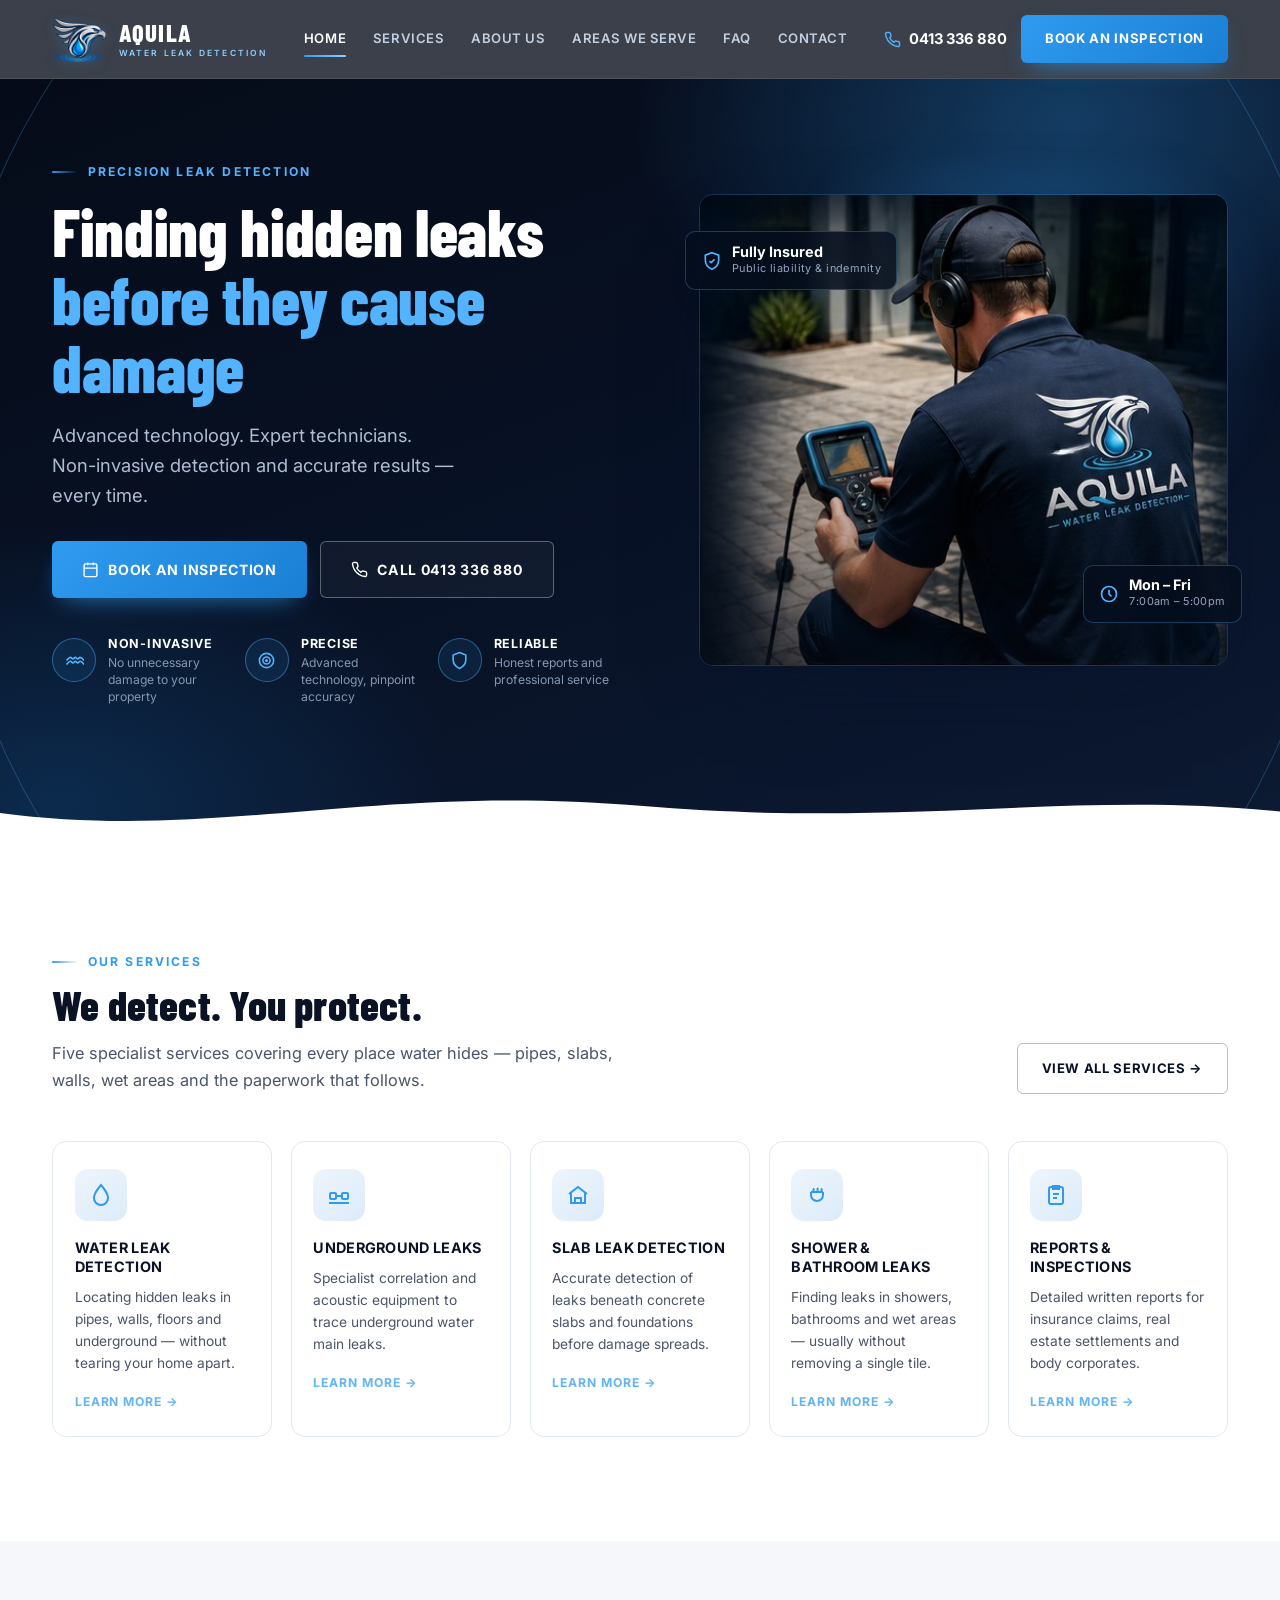
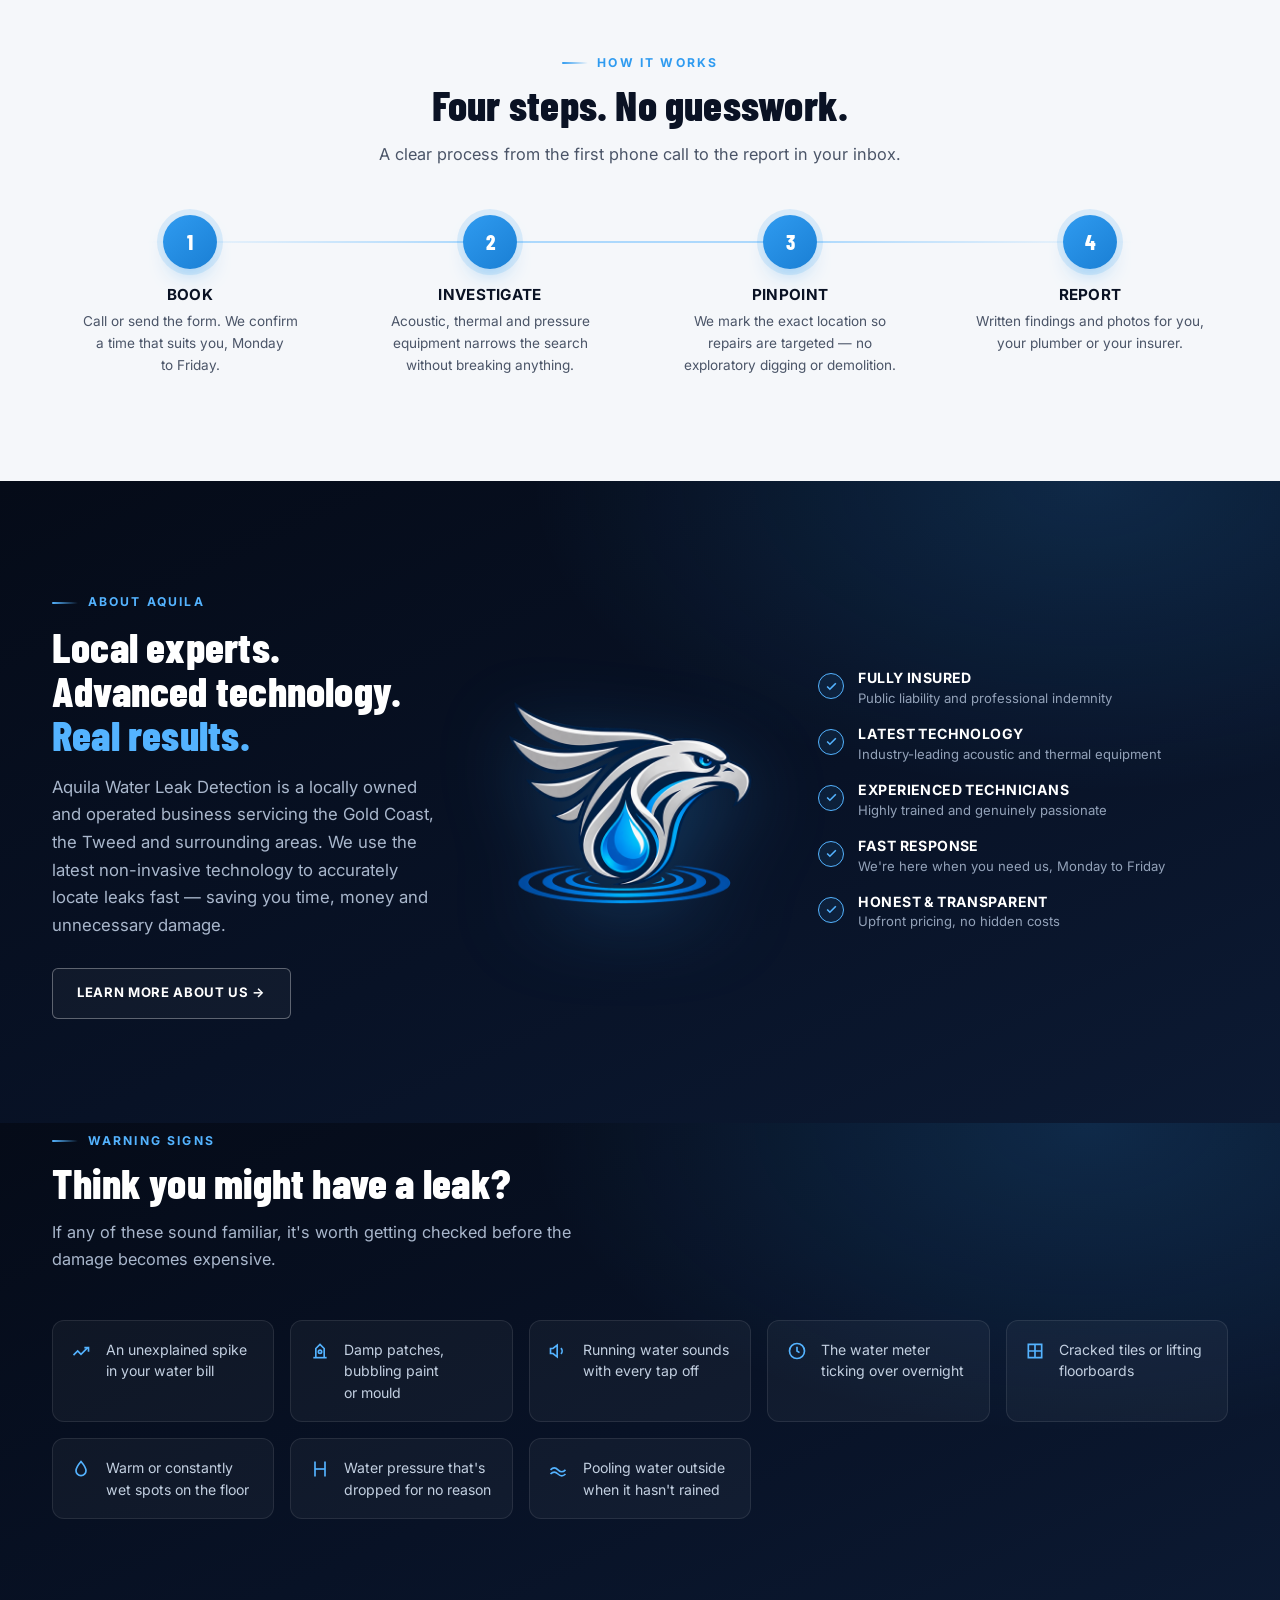
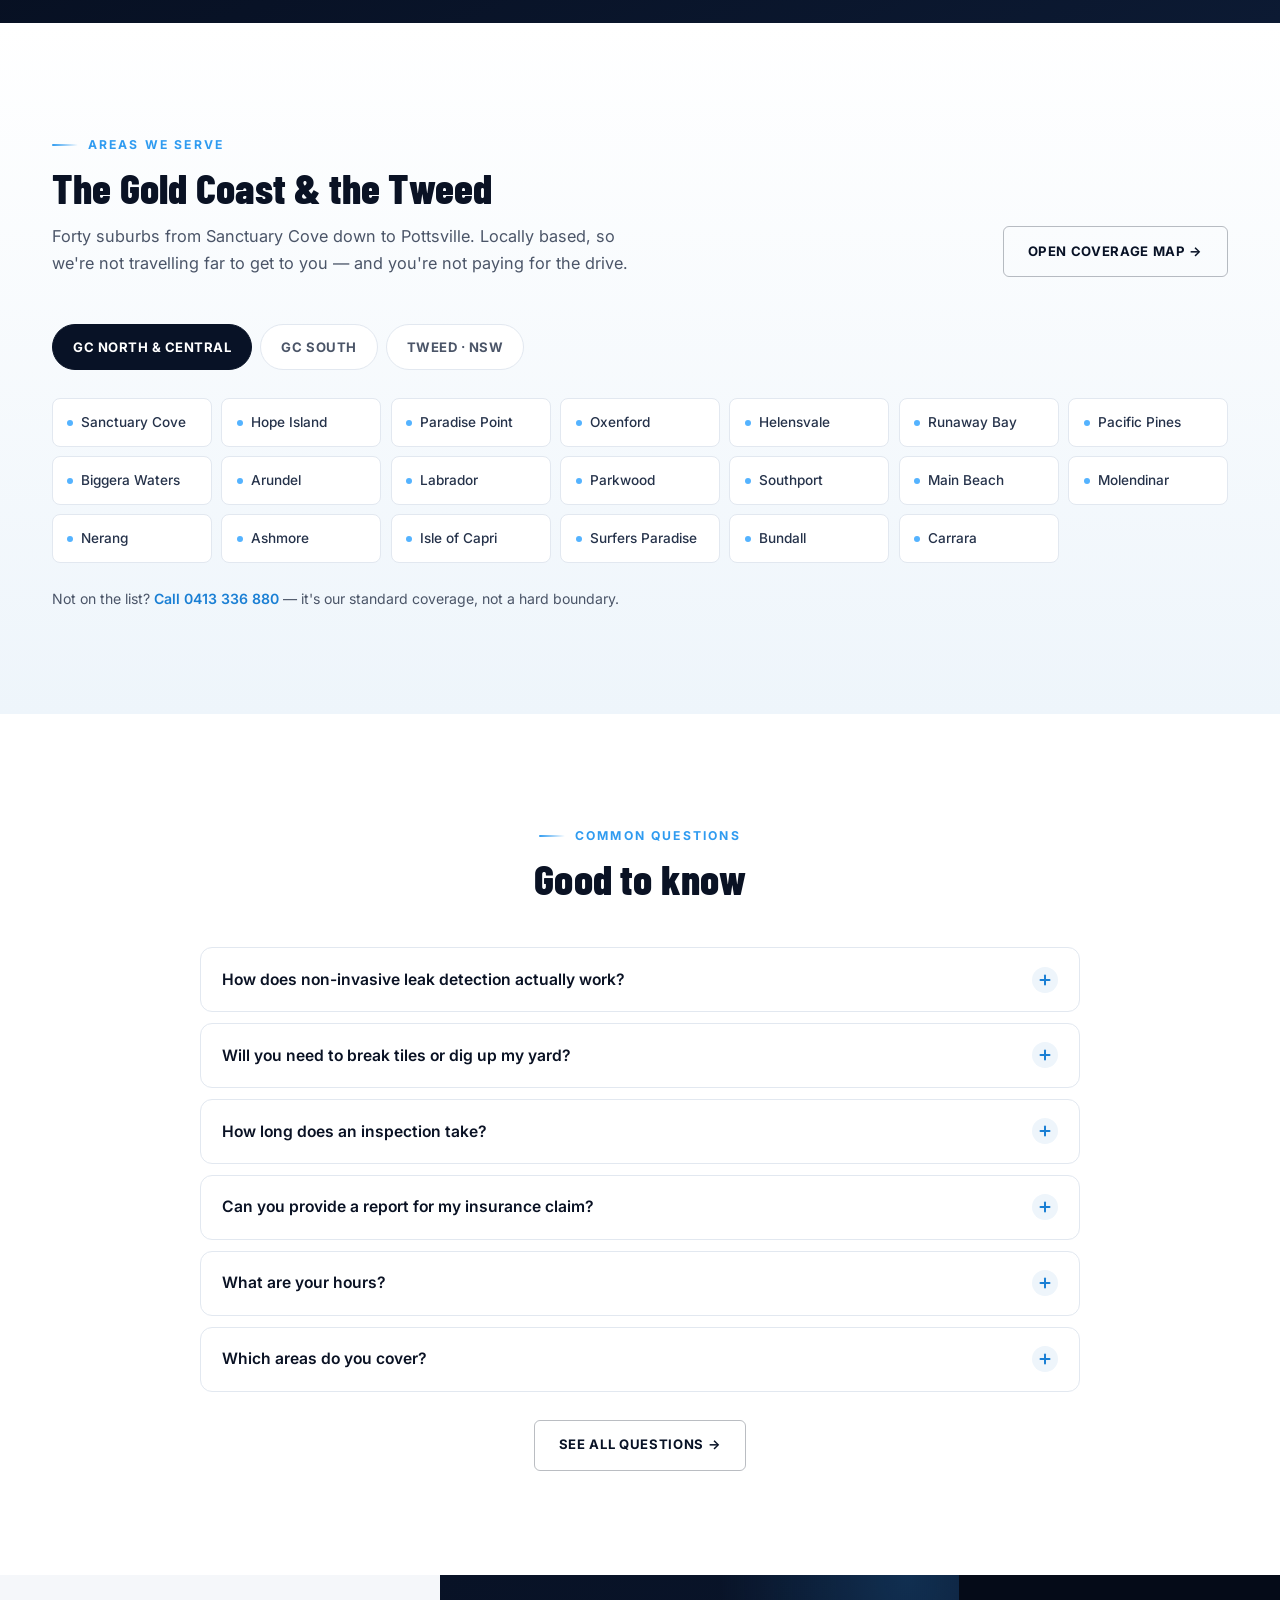
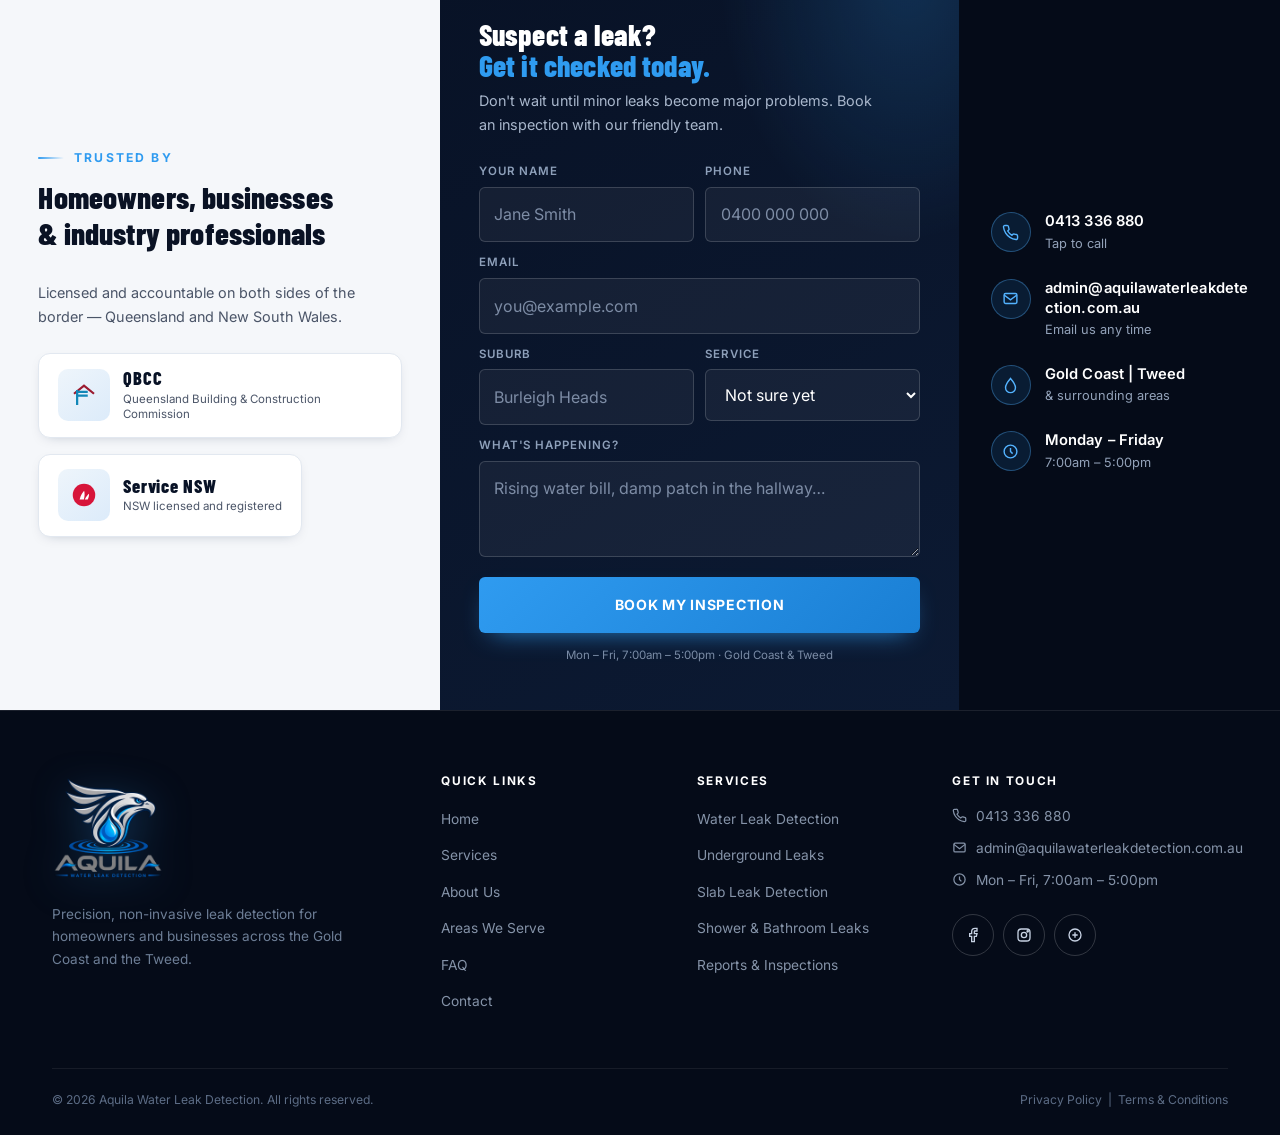
<file: index.html>
<!DOCTYPE html>
<html lang="en-AU">
<head>
<meta charset="UTF-8">
<meta name="viewport" content="width=device-width, initial-scale=1, viewport-fit=cover">
<meta name="theme-color" content="#050b18">
<title>Aquila Water Leak Detection | Gold Coast &amp; Tweed</title>
<meta name="description" content="Non-invasive water leak detection across the Gold Coast and the Tweed. Slab, underground, shower and bathroom leaks pinpointed accurately. Mon–Fri 7am–5pm.">
<link rel="icon" href="assets/img/logo-mark.png">
<link rel="preconnect" href="https://fonts.googleapis.com">
<link rel="preconnect" href="https://fonts.gstatic.com" crossorigin>
<link href="https://fonts.googleapis.com/css2?family=Barlow+Condensed:wght@600;700;800&family=Inter:wght@400;500;600;700&display=swap" rel="stylesheet">
<link rel="stylesheet" href="assets/css/style.css">
</head>
<body>

<div class="scroll-progress" aria-hidden="true"></div>

<!-- ===== HEADER ===== -->
<header class="site-header">
  <div class="header-inner">
    <a href="index.html" class="logo" aria-label="Aquila Water Leak Detection — home">
      <img class="logo-mark" src="assets/img/logo-mark.png" alt="" width="520" height="432">
      <span class="logotext">
        <span class="name">AQUILA</span>
        <span class="tag">WATER LEAK DETECTION</span>
      </span>
    </a>
    <nav class="main-nav" aria-label="Primary">
      <a href="index.html" aria-current="page">Home</a>
      <a href="services.html">Services</a>
      <a href="about.html">About Us</a>
      <a href="areas.html">Areas We Serve</a>
      <a href="faq.html">FAQ</a>
      <a href="contact.html">Contact</a>
    </nav>
    <div class="header-right">
      <a href="tel:0413336880" class="phone-chip">
        <svg width="17" height="17" viewBox="0 0 24 24" fill="none" stroke="#54b3ff" stroke-width="2" stroke-linecap="round" stroke-linejoin="round"><path d="M22 16.92v3a2 2 0 0 1-2.18 2 19.79 19.79 0 0 1-8.63-3.07 19.5 19.5 0 0 1-6-6 19.79 19.79 0 0 1-3.07-8.67A2 2 0 0 1 4.11 2h3a2 2 0 0 1 2 1.72c.13.96.36 1.9.7 2.81a2 2 0 0 1-.45 2.11L8.09 9.91a16 16 0 0 0 6 6l1.27-1.27a2 2 0 0 1 2.11-.45c.9.34 1.85.57 2.81.7A2 2 0 0 1 22 16.92z"/></svg>
        <span>0413 336 880</span>
      </a>
      <a href="contact.html" class="btn btn-primary">Book an Inspection</a>
      <button class="nav-toggle" aria-label="Open menu" aria-expanded="false" aria-controls="mobileDrawer"><span></span></button>
    </div>
  </div>
</header>

<!-- ===== MOBILE DRAWER ===== -->
<div class="mobile-drawer" id="mobileDrawer" aria-hidden="true">
  <nav aria-label="Mobile">
    <a href="index.html" aria-current="page">Home <svg width="18" height="18" viewBox="0 0 24 24" fill="none" stroke="currentColor" stroke-width="2"><path d="M5 12h14M13 6l6 6-6 6"/></svg></a>
    <a href="services.html">Services <svg width="18" height="18" viewBox="0 0 24 24" fill="none" stroke="currentColor" stroke-width="2"><path d="M5 12h14M13 6l6 6-6 6"/></svg></a>
    <a href="about.html">About Us <svg width="18" height="18" viewBox="0 0 24 24" fill="none" stroke="currentColor" stroke-width="2"><path d="M5 12h14M13 6l6 6-6 6"/></svg></a>
    <a href="areas.html">Areas We Serve <svg width="18" height="18" viewBox="0 0 24 24" fill="none" stroke="currentColor" stroke-width="2"><path d="M5 12h14M13 6l6 6-6 6"/></svg></a>
    <a href="faq.html">FAQ <svg width="18" height="18" viewBox="0 0 24 24" fill="none" stroke="currentColor" stroke-width="2"><path d="M5 12h14M13 6l6 6-6 6"/></svg></a>
    <a href="contact.html">Contact <svg width="18" height="18" viewBox="0 0 24 24" fill="none" stroke="currentColor" stroke-width="2"><path d="M5 12h14M13 6l6 6-6 6"/></svg></a>
  </nav>
  <div class="drawer-foot">
    <a href="tel:0413336880" class="btn btn-primary btn-lg btn-block">Call 0413 336 880</a>
    <a href="contact.html" class="btn btn-outline btn-lg btn-block">Book an Inspection</a>
    <div class="drawer-meta">
      <span>Mon – Fri, 7:00am – 5:00pm</span>
      <span>Gold Coast &amp; Tweed</span>
    </div>
  </div>
</div>

<main>

<!-- ===== HERO ===== -->
<section class="hero" id="home">
  <div class="hero-aura" aria-hidden="true"></div>
  <div class="hero-rings" aria-hidden="true"><span></span><span></span><span></span><span></span></div>

  <div class="hero-grid">
    <div class="hero-copy">
      <p class="eyebrow reveal">Precision Leak Detection</p>
      <h1 class="reveal" data-d="1">Finding hidden leaks<br><span class="accent">before they cause damage</span></h1>
      <p class="sub reveal" data-d="2">Advanced technology. Expert technicians. Non-invasive detection and accurate results — every time.</p>
      <div class="hero-btns reveal" data-d="3">
        <a href="contact.html" class="btn btn-primary btn-lg">
          <svg width="17" height="17" viewBox="0 0 24 24" fill="none" stroke="currentColor" stroke-width="2"><rect x="3" y="4" width="18" height="18" rx="2"/><path d="M16 2v4M8 2v4M3 10h18"/></svg>
          Book an Inspection
        </a>
        <a href="tel:0413336880" class="btn btn-outline btn-lg">
          <svg width="17" height="17" viewBox="0 0 24 24" fill="none" stroke="currentColor" stroke-width="2" stroke-linecap="round" stroke-linejoin="round"><path d="M22 16.92v3a2 2 0 0 1-2.18 2 19.79 19.79 0 0 1-8.63-3.07 19.5 19.5 0 0 1-6-6 19.79 19.79 0 0 1-3.07-8.67A2 2 0 0 1 4.11 2h3a2 2 0 0 1 2 1.72c.13.96.36 1.9.7 2.81a2 2 0 0 1-.45 2.11L8.09 9.91a16 16 0 0 0 6 6l1.27-1.27a2 2 0 0 1 2.11-.45c.9.34 1.85.57 2.81.7A2 2 0 0 1 22 16.92z"/></svg>
          Call 0413 336 880
        </a>
      </div>
      <div class="hero-features reveal" data-d="4">
        <div class="hf-item">
          <div class="hf-icon"><svg width="19" height="19" viewBox="0 0 24 24" fill="none" stroke="#54b3ff" stroke-width="2"><path d="M2 12c2-3 4-4 5-4s2 2 3 2 2-2 3-2 2 2 3 2 2-2 3-2 3 1 5 4M2 17c2-3 4-4 5-4s2 2 3 2 2-2 3-2 2 2 3 2 2-2 3-2 3 1 5 4"/></svg></div>
          <div><h3>Non-Invasive</h3><p>No unnecessary damage to your property</p></div>
        </div>
        <div class="hf-item">
          <div class="hf-icon"><svg width="19" height="19" viewBox="0 0 24 24" fill="none" stroke="#54b3ff" stroke-width="2"><circle cx="12" cy="12" r="9"/><circle cx="12" cy="12" r="4.5"/><circle cx="12" cy="12" r="1" fill="#54b3ff"/></svg></div>
          <div><h3>Precise</h3><p>Advanced technology, pinpoint accuracy</p></div>
        </div>
        <div class="hf-item">
          <div class="hf-icon"><svg width="19" height="19" viewBox="0 0 24 24" fill="none" stroke="#54b3ff" stroke-width="2"><path d="M12 2l8 3v6c0 5-3.5 9-8 11-4.5-2-8-6-8-11V5l8-3z"/></svg></div>
          <div><h3>Reliable</h3><p>Honest reports and professional service</p></div>
        </div>
      </div>
    </div>

    <div class="hero-art reveal" data-d="2">
      <div class="hero-photo-glow" aria-hidden="true"></div>
      <div class="hero-photo-frame">
        <img src="assets/img/hero-technician.jpg" alt="Aquila technician using acoustic leak detection equipment on a property" width="514" height="459" fetchpriority="high">
      </div>
      <div class="hero-badge hero-badge--tl">
        <svg width="20" height="20" viewBox="0 0 24 24" fill="none" stroke="#54b3ff" stroke-width="2"><path d="M12 2l8 3v6c0 5-3.5 9-8 11-4.5-2-8-6-8-11V5l8-3z"/><path d="M9 12l2 2 4-4"/></svg>
        <div><b>Fully Insured</b><span>Public liability &amp; indemnity</span></div>
      </div>
      <div class="hero-badge hero-badge--br">
        <svg width="20" height="20" viewBox="0 0 24 24" fill="none" stroke="#54b3ff" stroke-width="2"><circle cx="12" cy="12" r="9"/><path d="M12 7v5l3 3"/></svg>
        <div><b>Mon – Fri</b><span>7:00am – 5:00pm</span></div>
      </div>
    </div>
  </div>

  <div class="wave-sep" aria-hidden="true">
    <svg viewBox="0 0 1440 90" preserveAspectRatio="none"><path d="M0,52 C240,92 420,10 720,42 C1020,74 1200,20 1440,50 L1440,90 L0,90 Z" fill="#ffffff"/></svg>
  </div>
</section>


<!-- ===== SERVICES ===== -->
<section class="section" id="services">
  <div class="wrap">
    <div class="section-head">
      <div class="reveal">
        <p class="eyebrow">Our Services</p>
        <h2>We detect. You protect.</h2>
        <p class="lede">Five specialist services covering every place water hides — pipes, slabs, walls, wet areas and the paperwork that follows.</p>
      </div>
      <a href="services.html" class="btn btn-dark-outline reveal" data-d="1">View All Services →</a>
    </div>

    <div class="service-grid">
      <a class="service-card reveal" href="services.html#water-leak-detection">
        <div class="sicon"><svg width="24" height="24" viewBox="0 0 24 24" fill="none" stroke="#2f9bf0" stroke-width="2"><path d="M12 2s7 8 7 13a7 7 0 1 1-14 0c0-5 7-13 7-13z"/></svg></div>
        <h3>Water Leak Detection</h3>
        <p>Locating hidden leaks in pipes, walls, floors and underground — without tearing your home apart.</p>
        <span class="more">Learn more →</span>
      </a>
      <a class="service-card reveal" data-d="1" href="services.html#underground-leaks">
        <div class="sicon"><svg width="24" height="24" viewBox="0 0 24 24" fill="none" stroke="#2f9bf0" stroke-width="2"><rect x="3" y="10" width="6" height="6" rx="1"/><rect x="15" y="10" width="6" height="6" rx="1"/><path d="M9 13h6"/><path d="M2 20h20"/></svg></div>
        <h3>Underground Leaks</h3>
        <p>Specialist correlation and acoustic equipment to trace underground water main leaks.</p>
        <span class="more">Learn more →</span>
      </a>
      <a class="service-card reveal" data-d="2" href="services.html#slab-leak-detection">
        <div class="sicon"><svg width="24" height="24" viewBox="0 0 24 24" fill="none" stroke="#2f9bf0" stroke-width="2"><path d="M3 11l9-7 9 7"/><path d="M5 10v10h14V10"/><path d="M9 20v-5h6v5"/></svg></div>
        <h3>Slab Leak Detection</h3>
        <p>Accurate detection of leaks beneath concrete slabs and foundations before damage spreads.</p>
        <span class="more">Learn more →</span>
      </a>
      <a class="service-card reveal" data-d="3" href="services.html#shower-bathroom-leaks">
        <div class="sicon"><svg width="24" height="24" viewBox="0 0 24 24" fill="none" stroke="#2f9bf0" stroke-width="2"><path d="M6 9h12M8 5.5c1 1 1 2 0 3M12 5c1 1 1 2 0 3M16 5.5c1 1 1 2 0 3"/><path d="M6 9v3a6 6 0 0 0 12 0V9"/></svg></div>
        <h3>Shower &amp; Bathroom Leaks</h3>
        <p>Finding leaks in showers, bathrooms and wet areas — usually without removing a single tile.</p>
        <span class="more">Learn more →</span>
      </a>
      <a class="service-card reveal" data-d="4" href="services.html#reports-inspections">
        <div class="sicon"><svg width="24" height="24" viewBox="0 0 24 24" fill="none" stroke="#2f9bf0" stroke-width="2"><rect x="5" y="4" width="14" height="17" rx="2"/><path d="M9 3h6v3H9z"/><path d="M9 11h6M9 15h4"/></svg></div>
        <h3>Reports &amp; Inspections</h3>
        <p>Detailed written reports for insurance claims, real estate settlements and body corporates.</p>
        <span class="more">Learn more →</span>
      </a>
    </div>
  </div>
</section>

<!-- ===== PROCESS ===== -->
<section class="section bg-paper">
  <div class="wrap center">
    <div class="section-head">
      <div class="reveal">
        <p class="eyebrow">How It Works</p>
        <h2>Four steps. No guesswork.</h2>
        <p class="lede">A clear process from the first phone call to the report in your inbox.</p>
      </div>
    </div>
    <div class="process">
      <div class="step reveal">
        <div class="step-num">1</div>
        <h3>Book</h3>
        <p>Call or send the form. We confirm a time that suits you, Monday to Friday.</p>
      </div>
      <div class="step reveal" data-d="1">
        <div class="step-num">2</div>
        <h3>Investigate</h3>
        <p>Acoustic, thermal and pressure equipment narrows the search without breaking anything.</p>
      </div>
      <div class="step reveal" data-d="2">
        <div class="step-num">3</div>
        <h3>Pinpoint</h3>
        <p>We mark the exact location so repairs are targeted — no exploratory digging or demolition.</p>
      </div>
      <div class="step reveal" data-d="3">
        <div class="step-num">4</div>
        <h3>Report</h3>
        <p>Written findings and photos for you, your plumber or your insurer.</p>
      </div>
    </div>
  </div>
</section>

<!-- ===== ABOUT ===== -->
<section class="section bg-navy" id="about">
  <div class="wrap">
    <div class="split split--3">
      <div class="about-copy reveal">
        <p class="eyebrow">About Aquila</p>
        <h2 style="font-size:var(--fs-h2);margin:.7rem 0 1.1rem;">Local experts.<br>Advanced technology.<br><span class="accent">Real results.</span></h2>
        <p style="color:#a9b7cc;max-width:44ch;margin-bottom:1.75rem;">Aquila Water Leak Detection is a locally owned and operated business servicing the Gold Coast, the Tweed and surrounding areas. We use the latest non-invasive technology to accurately locate leaks fast — saving you time, money and unnecessary damage.</p>
        <a href="about.html" class="btn btn-outline">Learn More About Us →</a>
      </div>

      <div class="reveal" data-d="1">
        <img class="emblem" src="assets/img/logo-mark.png" alt="" width="520" height="432" loading="lazy">
      </div>

      <ul class="check-list reveal" data-d="2">
        <li><div class="tick"><svg width="13" height="13" viewBox="0 0 24 24" fill="none" stroke="#54b3ff" stroke-width="3"><path d="M20 6L9 17l-5-5"/></svg></div>
          <div><h3>Fully Insured</h3><p>Public liability and professional indemnity</p></div></li>
        <li><div class="tick"><svg width="13" height="13" viewBox="0 0 24 24" fill="none" stroke="#54b3ff" stroke-width="3"><path d="M20 6L9 17l-5-5"/></svg></div>
          <div><h3>Latest Technology</h3><p>Industry-leading acoustic and thermal equipment</p></div></li>
        <li><div class="tick"><svg width="13" height="13" viewBox="0 0 24 24" fill="none" stroke="#54b3ff" stroke-width="3"><path d="M20 6L9 17l-5-5"/></svg></div>
          <div><h3>Experienced Technicians</h3><p>Highly trained and genuinely passionate</p></div></li>
        <li><div class="tick"><svg width="13" height="13" viewBox="0 0 24 24" fill="none" stroke="#54b3ff" stroke-width="3"><path d="M20 6L9 17l-5-5"/></svg></div>
          <div><h3>Fast Response</h3><p>We're here when you need us, Monday to Friday</p></div></li>
        <li><div class="tick"><svg width="13" height="13" viewBox="0 0 24 24" fill="none" stroke="#54b3ff" stroke-width="3"><path d="M20 6L9 17l-5-5"/></svg></div>
          <div><h3>Honest &amp; Transparent</h3><p>Upfront pricing, no hidden costs</p></div></li>
      </ul>
    </div>
  </div>
</section>

<!-- ===== WARNING SIGNS ===== -->
<section class="section bg-navy" style="padding-top:0;">
  <div class="wrap">
    <div class="section-head">
      <div class="reveal">
        <p class="eyebrow">Warning Signs</p>
        <h2>Think you might have a leak?</h2>
        <p class="lede">If any of these sound familiar, it's worth getting checked before the damage becomes expensive.</p>
      </div>
    </div>
    <div class="signs-grid">
      <div class="sign reveal"><svg width="20" height="20" viewBox="0 0 24 24" fill="none" stroke="#54b3ff" stroke-width="2"><path d="M3 17l5-5 4 4 8-8"/><path d="M16 8h5v5"/></svg><p>An unexplained spike in your water bill</p></div>
      <div class="sign reveal" data-d="1"><svg width="20" height="20" viewBox="0 0 24 24" fill="none" stroke="#54b3ff" stroke-width="2"><path d="M4 20h16"/><path d="M7 20V9l5-5 5 5v11"/><circle cx="12" cy="13" r="2"/></svg><p>Damp patches, bubbling paint or mould</p></div>
      <div class="sign reveal" data-d="2"><svg width="20" height="20" viewBox="0 0 24 24" fill="none" stroke="#54b3ff" stroke-width="2"><path d="M11 5L6 9H3v6h3l5 4z"/><path d="M15.5 8.5a5 5 0 0 1 0 7"/></svg><p>Running water sounds with every tap off</p></div>
      <div class="sign reveal" data-d="3"><svg width="20" height="20" viewBox="0 0 24 24" fill="none" stroke="#54b3ff" stroke-width="2"><circle cx="12" cy="12" r="9"/><path d="M12 7v5l3 2"/></svg><p>The water meter ticking over overnight</p></div>
      <div class="sign reveal" data-d="4"><svg width="20" height="20" viewBox="0 0 24 24" fill="none" stroke="#54b3ff" stroke-width="2"><path d="M4 4h16v16H4z"/><path d="M4 12h16M12 4v16"/></svg><p>Cracked tiles or lifting floorboards</p></div>
      <div class="sign reveal" data-d="5"><svg width="20" height="20" viewBox="0 0 24 24" fill="none" stroke="#54b3ff" stroke-width="2"><path d="M12 3s6 7 6 11a6 6 0 1 1-12 0c0-4 6-11 6-11z"/></svg><p>Warm or constantly wet spots on the floor</p></div>
      <div class="sign reveal" data-d="6"><svg width="20" height="20" viewBox="0 0 24 24" fill="none" stroke="#54b3ff" stroke-width="2"><path d="M6 3v18M18 3v18"/><path d="M6 12h12"/></svg><p>Water pressure that's dropped for no reason</p></div>
      <div class="sign reveal" data-d="6"><svg width="20" height="20" viewBox="0 0 24 24" fill="none" stroke="#54b3ff" stroke-width="2"><path d="M3 18c3-3 6-3 9 0s6 3 9 0"/><path d="M3 13c3-3 6-3 9 0s6 3 9 0"/></svg><p>Pooling water outside when it hasn't rained</p></div>
    </div>
  </div>
</section>

<!-- ===== AREAS ===== -->
<section class="section bg-ice" id="areas">
  <div class="wrap">
    <div class="section-head">
      <div class="reveal">
        <p class="eyebrow">Areas We Serve</p>
        <h2>The Gold Coast &amp; the Tweed</h2>
        <p class="lede">Forty suburbs from Sanctuary Cove down to Pottsville. Locally based, so we're not travelling far to get to you — and you're not paying for the drive.</p>
      </div>
      <a href="areas.html" class="btn btn-dark-outline reveal" data-d="1">Open Coverage Map →</a>
    </div>

    <div class="reveal">
      <div class="tabs" data-tabs role="tablist" aria-label="Service regions">
        <button class="tab" role="tab" aria-selected="true" data-panel="gcn">GC North &amp; Central</button>
        <button class="tab" role="tab" aria-selected="false" data-panel="gcs">GC South</button>
        <button class="tab" role="tab" aria-selected="false" data-panel="nr">Tweed · NSW</button>
      </div>
      <div class="suburbs active" id="gcn" role="tabpanel">
        <span class="suburb">Sanctuary Cove</span><span class="suburb">Hope Island</span><span class="suburb">Paradise Point</span>
        <span class="suburb">Oxenford</span><span class="suburb">Helensvale</span><span class="suburb">Runaway Bay</span>
        <span class="suburb">Pacific Pines</span><span class="suburb">Biggera Waters</span><span class="suburb">Arundel</span>
        <span class="suburb">Labrador</span><span class="suburb">Parkwood</span><span class="suburb">Southport</span>
        <span class="suburb">Main Beach</span><span class="suburb">Molendinar</span><span class="suburb">Nerang</span>
        <span class="suburb">Ashmore</span><span class="suburb">Isle of Capri</span><span class="suburb">Surfers Paradise</span>
        <span class="suburb">Bundall</span><span class="suburb">Carrara</span>
      </div>
      <div class="suburbs" id="gcs" role="tabpanel">
        <span class="suburb">Broadbeach Waters</span><span class="suburb">Mermaid Waters</span><span class="suburb">Robina</span>
        <span class="suburb">Mudgeeraba</span><span class="suburb">Varsity Lakes</span><span class="suburb">Burleigh Heads</span>
        <span class="suburb">Tallebudgera</span><span class="suburb">Palm Beach</span><span class="suburb">Elanora</span>
        <span class="suburb">Currumbin</span><span class="suburb">Tugun</span><span class="suburb">Coolangatta</span>
      </div>
      <div class="suburbs" id="nr" role="tabpanel">
        <span class="suburb">Tweed Heads</span><span class="suburb">Banora Point</span><span class="suburb">Terranora</span>
        <span class="suburb">Kingscliff</span><span class="suburb">Casuarina</span><span class="suburb">Cabarita Beach</span>
        <span class="suburb">Pottsville</span><span class="suburb">Murwillumbah</span>
      </div>
    </div>

    <p class="reveal" style="margin-top:1.5rem;color:var(--ink-600);font-size:.88rem;">
      Not on the list? <a href="tel:0413336880" style="color:var(--blue-600);font-weight:600;">Call 0413 336 880</a> — it's our standard coverage, not a hard boundary.
    </p>
  </div>
</section>

<!-- ===== FAQ ===== -->
<section class="section">
  <div class="wrap center">
    <div class="section-head">
      <div class="reveal">
        <p class="eyebrow">Common Questions</p>
        <h2>Good to know</h2>
      </div>
    </div>
    <div class="faq" style="text-align:left;">
      <div class="faq-item reveal">
        <button class="faq-q" aria-expanded="false">How does non-invasive leak detection actually work?<span class="faq-icon" aria-hidden="true"></span></button>
        <div class="faq-a"><p>We combine acoustic listening equipment, thermal imaging, moisture meters and pressure testing to narrow down where water is escaping. Each method rules areas in or out, so by the time we mark a spot we're confident — without opening walls or digging to find out.</p></div>
      </div>
      <div class="faq-item reveal" data-d="1">
        <button class="faq-q" aria-expanded="false">Will you need to break tiles or dig up my yard?<span class="faq-icon" aria-hidden="true"></span></button>
        <div class="faq-a"><p>Detection itself is non-invasive — that's the whole point. The repair that follows may need access, but because we pinpoint the location first, that access is as small and targeted as possible instead of exploratory.</p></div>
      </div>
      <div class="faq-item reveal" data-d="2">
        <button class="faq-q" aria-expanded="false">How long does an inspection take?<span class="faq-icon" aria-hidden="true"></span></button>
        <div class="faq-a"><p>Most residential inspections are completed in a single visit. Larger properties, underground mains and complex slab leaks can take longer — we'll give you a realistic time frame when you book.</p></div>
      </div>
      <div class="faq-item reveal" data-d="3">
        <button class="faq-q" aria-expanded="false">Can you provide a report for my insurance claim?<span class="faq-icon" aria-hidden="true"></span></button>
        <div class="faq-a"><p>Yes. We provide detailed written reports with photos and findings, prepared for insurers, real estate agents and body corporates. Let us know it's for a claim when you book so we document everything needed.</p></div>
      </div>
      <div class="faq-item reveal" data-d="4">
        <button class="faq-q" aria-expanded="false">What are your hours?<span class="faq-icon" aria-hidden="true"></span></button>
        <div class="faq-a"><p>We take bookings Monday to Friday, 7:00am to 5:00pm. Send an enquiry any time through the form and we'll come back to you on the next business day.</p></div>
      </div>
      <div class="faq-item reveal" data-d="5">
        <button class="faq-q" aria-expanded="false">Which areas do you cover?<span class="faq-icon" aria-hidden="true"></span></button>
        <div class="faq-a"><p>Forty suburbs across the Gold Coast and the Tweed, from Sanctuary Cove in the north down to Pottsville. The <a href="areas.html">coverage map</a> has the full list — and if you're just outside it, call us anyway.</p></div>
      </div>
    </div>
    <p class="reveal" style="margin-top:1.75rem;"><a href="faq.html" class="btn btn-dark-outline">See All Questions →</a></p>
  </div>
</section>

<!-- ===== TRUST + CONTACT ===== -->
<section class="trust-section bg-paper" id="why">
  <div class="trust-grid">
    <div class="trust-left">
      <p class="eyebrow reveal">Trusted By</p>
      <h2 class="reveal" data-d="1">Homeowners, businesses &amp; industry professionals</h2>
      <p class="reveal" data-d="2" style="color:var(--ink-600);font-size:.9rem;margin-bottom:1.5rem;max-width:44ch;">Licensed and accountable on both sides of the border — Queensland and New South Wales.</p>
      <!-- To use the official logo artwork, drop the files in assets/img/ and swap the
           <svg> inside .cred-logo for: <img src="assets/img/qbcc.png" alt="QBCC"> -->
      <div class="cred-grid reveal" data-d="3">
        <div class="cred">
          <div class="cred-logo">
            <svg width="30" height="30" viewBox="0 0 24 24" fill="none" stroke="#9b1b30" stroke-width="1.8"><path d="M4 11l8-6.5 8 6.5"/><path d="M7 9.5h8M7 12.5h8" stroke="#1287b8"/><path d="M6.5 8v12" stroke="#1287b8"/></svg>
          </div>
          <div class="cred-text">
            <b>QBCC</b>
            <span>Queensland Building &amp; Construction Commission</span>
          </div>
        </div>
        <div class="cred">
          <div class="cred-logo">
            <svg width="30" height="30" viewBox="0 0 24 24" fill="none"><circle cx="12" cy="12" r="9" fill="#d7153a"/><path d="M8.5 15.5c1-3.6 2.4-5.6 3.6-6.9.5 1.6.6 4-.2 6.9zM12.6 15.5c1.4-2.6 2.5-3.9 3.4-4.6.1 1.3-.2 2.9-1 4.6z" fill="#fff"/></svg>
          </div>
          <div class="cred-text">
            <b>Service NSW</b>
            <span>NSW licensed and registered</span>
          </div>
        </div>
      </div>
    </div>

    <div class="contact-cta" id="contact">
      <h2>Suspect a leak?<br><span class="accent">Get it checked today.</span></h2>
      <p>Don't wait until minor leaks become major problems. Book an inspection with our friendly team.</p>
      <!-- Posts natively to FormSubmit if JS is off or the fetch fails.
           The endpoint is also set in assets/js/main.js — change both to move relay. -->
      <form data-contact novalidate method="POST" action="https://formsubmit.co/admin@aquilawaterleakdetection.com.au">
        <input type="hidden" name="_subject" value="Website enquiry — Aquila Water Leak Detection">
        <input type="hidden" name="_template" value="table">
        <input type="hidden" name="_captcha" value="false">
        <input type="hidden" name="_next" data-next="thank-you.html" value="">
        <div class="form-row">
          <div class="field"><label for="h-name">Your name</label><input id="h-name" type="text" name="name" autocomplete="name" placeholder="Jane Smith" required></div>
          <div class="field"><label for="h-phone">Phone</label><input id="h-phone" type="tel" name="phone" autocomplete="tel" placeholder="0400 000 000" required></div>
        </div>
        <div class="field"><label for="h-email">Email</label><input id="h-email" type="email" name="email" autocomplete="email" placeholder="you@example.com" required></div>
        <div class="form-row">
          <div class="field"><label for="h-suburb">Suburb</label><input id="h-suburb" type="text" name="suburb" placeholder="Burleigh Heads"></div>
          <div class="field"><label for="h-service">Service</label>
            <select id="h-service" name="service">
              <option>Not sure yet</option>
              <option>Water leak detection</option>
              <option>Underground leaks</option>
              <option>Slab leak detection</option>
              <option>Shower &amp; bathroom leaks</option>
              <option>Reports &amp; inspections</option>
            </select>
          </div>
        </div>
        <div class="field"><label for="h-msg">What's happening?</label><textarea id="h-msg" name="message" placeholder="Rising water bill, damp patch in the hallway…"></textarea></div>
        <div class="hp-field" aria-hidden="true"><label for="h-honey">Leave this empty</label><input id="h-honey" type="text" name="_honey" tabindex="-1" autocomplete="off"></div>
        <button type="submit" class="btn btn-primary btn-block btn-lg" data-label="Book My Inspection">Book My Inspection</button>
        <p class="form-note">Mon – Fri, 7:00am – 5:00pm · Gold Coast &amp; Tweed</p>
      </form>
    </div>

    <div class="contact-info">
      <div class="ci-item">
        <div class="ci-icon"><svg width="17" height="17" viewBox="0 0 24 24" fill="none" stroke="#54b3ff" stroke-width="2" stroke-linecap="round" stroke-linejoin="round"><path d="M22 16.92v3a2 2 0 0 1-2.18 2 19.79 19.79 0 0 1-8.63-3.07 19.5 19.5 0 0 1-6-6 19.79 19.79 0 0 1-3.07-8.67A2 2 0 0 1 4.11 2h3a2 2 0 0 1 2 1.72c.13.96.36 1.9.7 2.81a2 2 0 0 1-.45 2.11L8.09 9.91a16 16 0 0 0 6 6l1.27-1.27a2 2 0 0 1 2.11-.45c.9.34 1.85.57 2.81.7A2 2 0 0 1 22 16.92z"/></svg></div>
        <div><h3><a href="tel:0413336880">0413 336 880</a></h3><p>Tap to call</p></div>
      </div>
      <div class="ci-item">
        <div class="ci-icon"><svg width="17" height="17" viewBox="0 0 24 24" fill="none" stroke="#54b3ff" stroke-width="2"><rect x="3" y="5" width="18" height="14" rx="2"/><path d="M3 7l9 7 9-7"/></svg></div>
        <div><h3><a href="mailto:admin@aquilawaterleakdetection.com.au">admin@aquilawaterleakdetection.com.au</a></h3><p>Email us any time</p></div>
      </div>
      <div class="ci-item">
        <div class="ci-icon"><svg width="17" height="17" viewBox="0 0 24 24" fill="none" stroke="#54b3ff" stroke-width="2"><path d="M12 2s7 8 7 13a7 7 0 1 1-14 0c0-5 7-13 7-13z"/></svg></div>
        <div><h3>Gold Coast | Tweed</h3><p>&amp; surrounding areas</p></div>
      </div>
      <div class="ci-item">
        <div class="ci-icon"><svg width="17" height="17" viewBox="0 0 24 24" fill="none" stroke="#54b3ff" stroke-width="2"><circle cx="12" cy="12" r="9"/><path d="M12 7v5l3 3"/></svg></div>
        <div><h3>Monday – Friday</h3><p>7:00am – 5:00pm</p></div>
      </div>
    </div>
  </div>
</section>

</main>

<!-- ===== FOOTER ===== -->
<footer class="site-footer">
  <div class="wrap">
    <div class="footer-grid">
      <div class="footer-brand">
        <a href="index.html"><img class="footer-logo" src="assets/img/logo-full.png" alt="Aquila Water Leak Detection" width="500" height="500" loading="lazy"></a>
        <p>Precision, non-invasive leak detection for homeowners and businesses across the Gold Coast and the Tweed.</p>
      </div>
      <div>
        <h3>Quick Links</h3>
        <ul>
          <li><a href="index.html">Home</a></li>
          <li><a href="services.html">Services</a></li>
          <li><a href="about.html">About Us</a></li>
          <li><a href="areas.html">Areas We Serve</a></li>
          <li><a href="faq.html">FAQ</a></li>
          <li><a href="contact.html">Contact</a></li>
        </ul>
      </div>
      <div>
        <h3>Services</h3>
        <ul>
          <li><a href="services.html#water-leak-detection">Water Leak Detection</a></li>
          <li><a href="services.html#underground-leaks">Underground Leaks</a></li>
          <li><a href="services.html#slab-leak-detection">Slab Leak Detection</a></li>
          <li><a href="services.html#shower-bathroom-leaks">Shower &amp; Bathroom Leaks</a></li>
          <li><a href="services.html#reports-inspections">Reports &amp; Inspections</a></li>
        </ul>
      </div>
      <div class="footer-social">
        <h3>Get In Touch</h3>
        <div class="footer-contact">
          <a href="tel:0413336880"><svg width="15" height="15" viewBox="0 0 24 24" fill="none" stroke="currentColor" stroke-width="2" style="margin-top:3px;flex-shrink:0"><path d="M22 16.92v3a2 2 0 0 1-2.18 2 19.79 19.79 0 0 1-8.63-3.07 19.5 19.5 0 0 1-6-6 19.79 19.79 0 0 1-3.07-8.67A2 2 0 0 1 4.11 2h3a2 2 0 0 1 2 1.72c.13.96.36 1.9.7 2.81a2 2 0 0 1-.45 2.11L8.09 9.91a16 16 0 0 0 6 6l1.27-1.27a2 2 0 0 1 2.11-.45c.9.34 1.85.57 2.81.7A2 2 0 0 1 22 16.92z"/></svg>0413 336 880</a>
          <a href="mailto:admin@aquilawaterleakdetection.com.au"><svg width="15" height="15" viewBox="0 0 24 24" fill="none" stroke="currentColor" stroke-width="2" style="margin-top:3px;flex-shrink:0"><rect x="3" y="5" width="18" height="14" rx="2"/><path d="M3 7l9 7 9-7"/></svg>admin@aquilawaterleakdetection.com.au</a>
          <span><svg width="15" height="15" viewBox="0 0 24 24" fill="none" stroke="currentColor" stroke-width="2" style="margin-top:3px;flex-shrink:0"><circle cx="12" cy="12" r="9"/><path d="M12 7v5l3 3"/></svg>Mon – Fri, 7:00am – 5:00pm</span>
        </div>
        <div class="social-row">
          <a href="#" aria-label="Facebook"><svg width="16" height="16" viewBox="0 0 24 24" fill="none" stroke="#c7d2e3" stroke-width="2"><path d="M18 2h-3a5 5 0 0 0-5 5v3H7v4h3v8h4v-8h3l1-4h-4V7a1 1 0 0 1 1-1h3z"/></svg></a>
          <a href="#" aria-label="Instagram"><svg width="16" height="16" viewBox="0 0 24 24" fill="none" stroke="#c7d2e3" stroke-width="2"><rect x="3" y="3" width="18" height="18" rx="5"/><circle cx="12" cy="12" r="4"/><circle cx="17.5" cy="6.5" r="1"/></svg></a>
          <a href="#" aria-label="Google Business Profile"><svg width="16" height="16" viewBox="0 0 24 24" fill="none" stroke="#c7d2e3" stroke-width="2"><circle cx="12" cy="12" r="9"/><path d="M8 12h8M12 8v8"/></svg></a>
        </div>
      </div>
    </div>
    <div class="footer-bottom">
      <span>&copy; <span data-year>2026</span> Aquila Water Leak Detection. All rights reserved.</span>
      <span><a href="privacy.html">Privacy Policy</a> &nbsp;|&nbsp; <a href="terms.html">Terms &amp; Conditions</a></span>
    </div>
  </div>
</footer>

<!-- ===== FLOATING ===== -->
<button class="to-top" aria-label="Back to top">
  <svg width="18" height="18" viewBox="0 0 24 24" fill="none" stroke="currentColor" stroke-width="2.5"><path d="M12 19V5M5 12l7-7 7 7"/></svg>
</button>

<div class="mobile-bar">
  <a class="call" href="tel:0413336880">
    <svg width="16" height="16" viewBox="0 0 24 24" fill="none" stroke="currentColor" stroke-width="2"><path d="M22 16.92v3a2 2 0 0 1-2.18 2 19.79 19.79 0 0 1-8.63-3.07 19.5 19.5 0 0 1-6-6 19.79 19.79 0 0 1-3.07-8.67A2 2 0 0 1 4.11 2h3a2 2 0 0 1 2 1.72c.13.96.36 1.9.7 2.81a2 2 0 0 1-.45 2.11L8.09 9.91a16 16 0 0 0 6 6l1.27-1.27a2 2 0 0 1 2.11-.45c.9.34 1.85.57 2.81.7A2 2 0 0 1 22 16.92z"/></svg>
    Call Now
  </a>
  <a class="book" href="contact.html">
    <svg width="16" height="16" viewBox="0 0 24 24" fill="none" stroke="currentColor" stroke-width="2"><rect x="3" y="4" width="18" height="18" rx="2"/><path d="M16 2v4M8 2v4M3 10h18"/></svg>
    Book
  </a>
</div>

<script src="assets/js/main.js"></script>
</body>
</html>
</file>
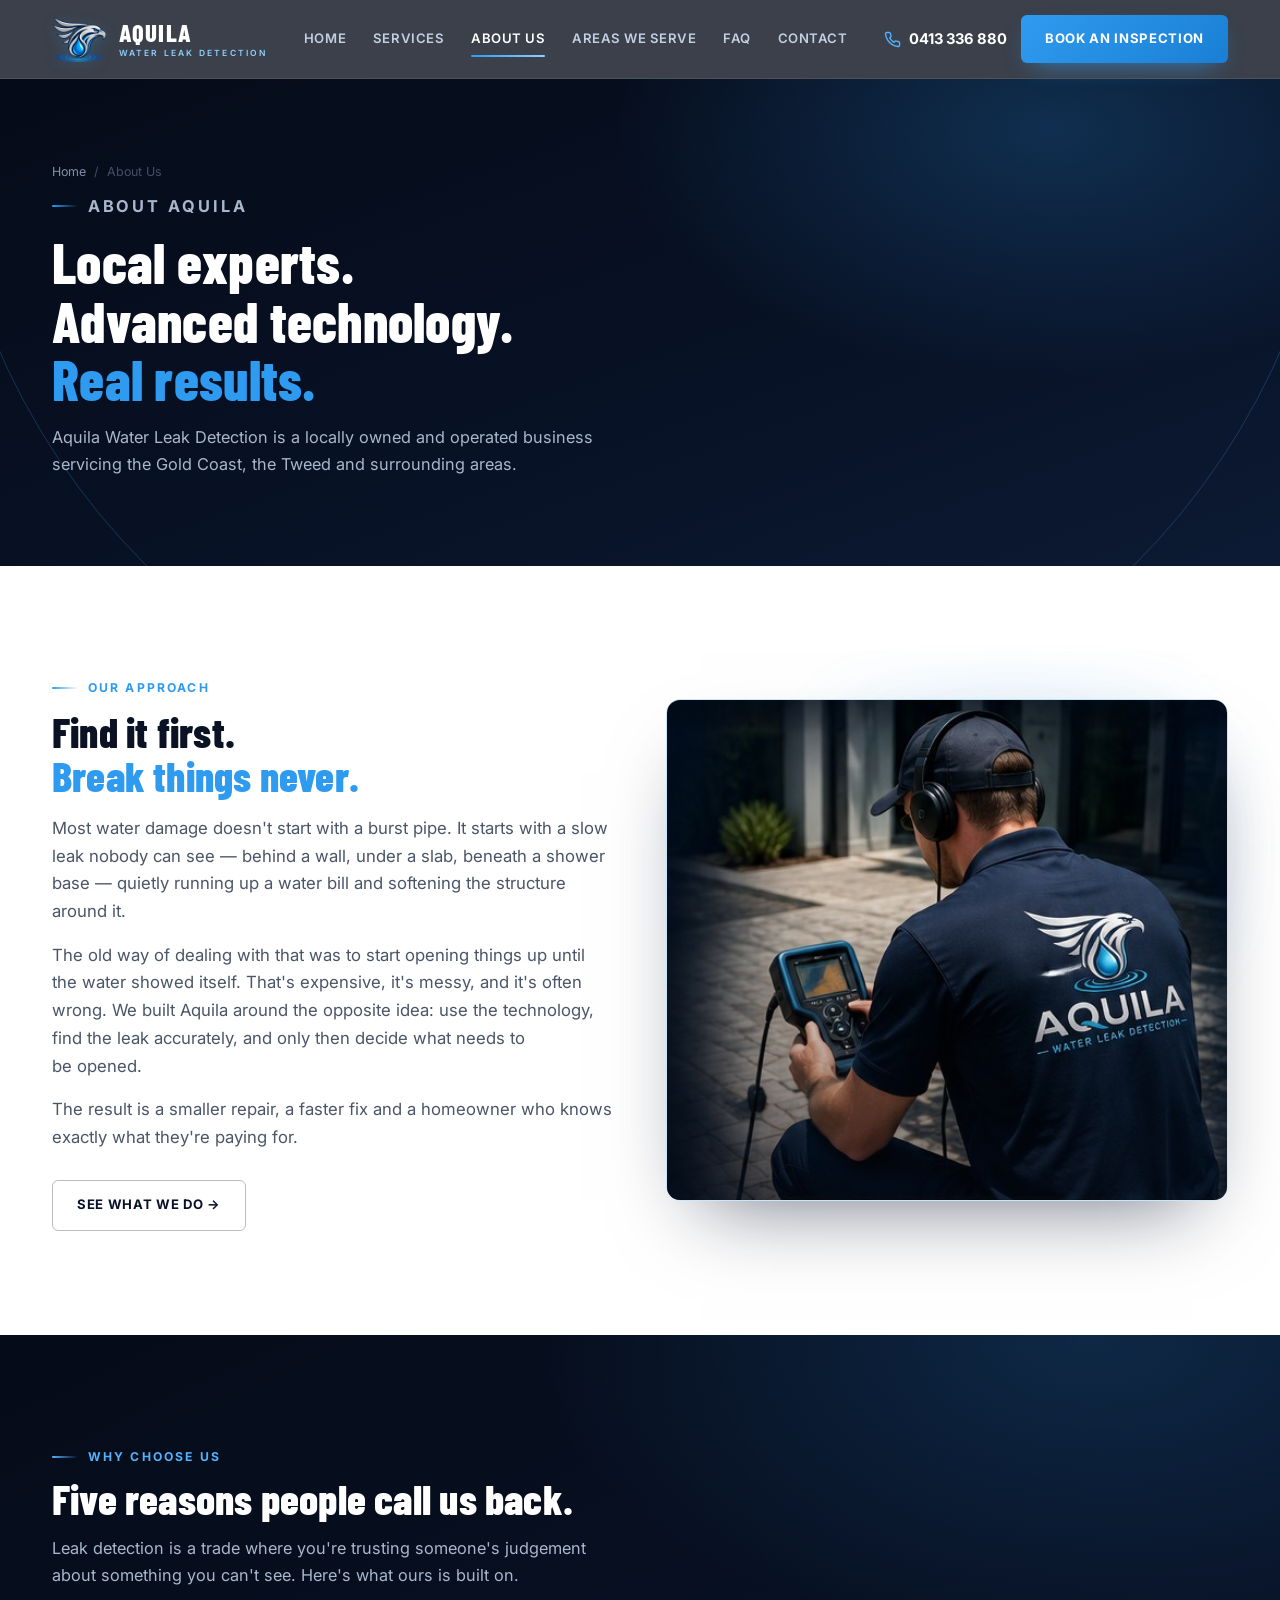
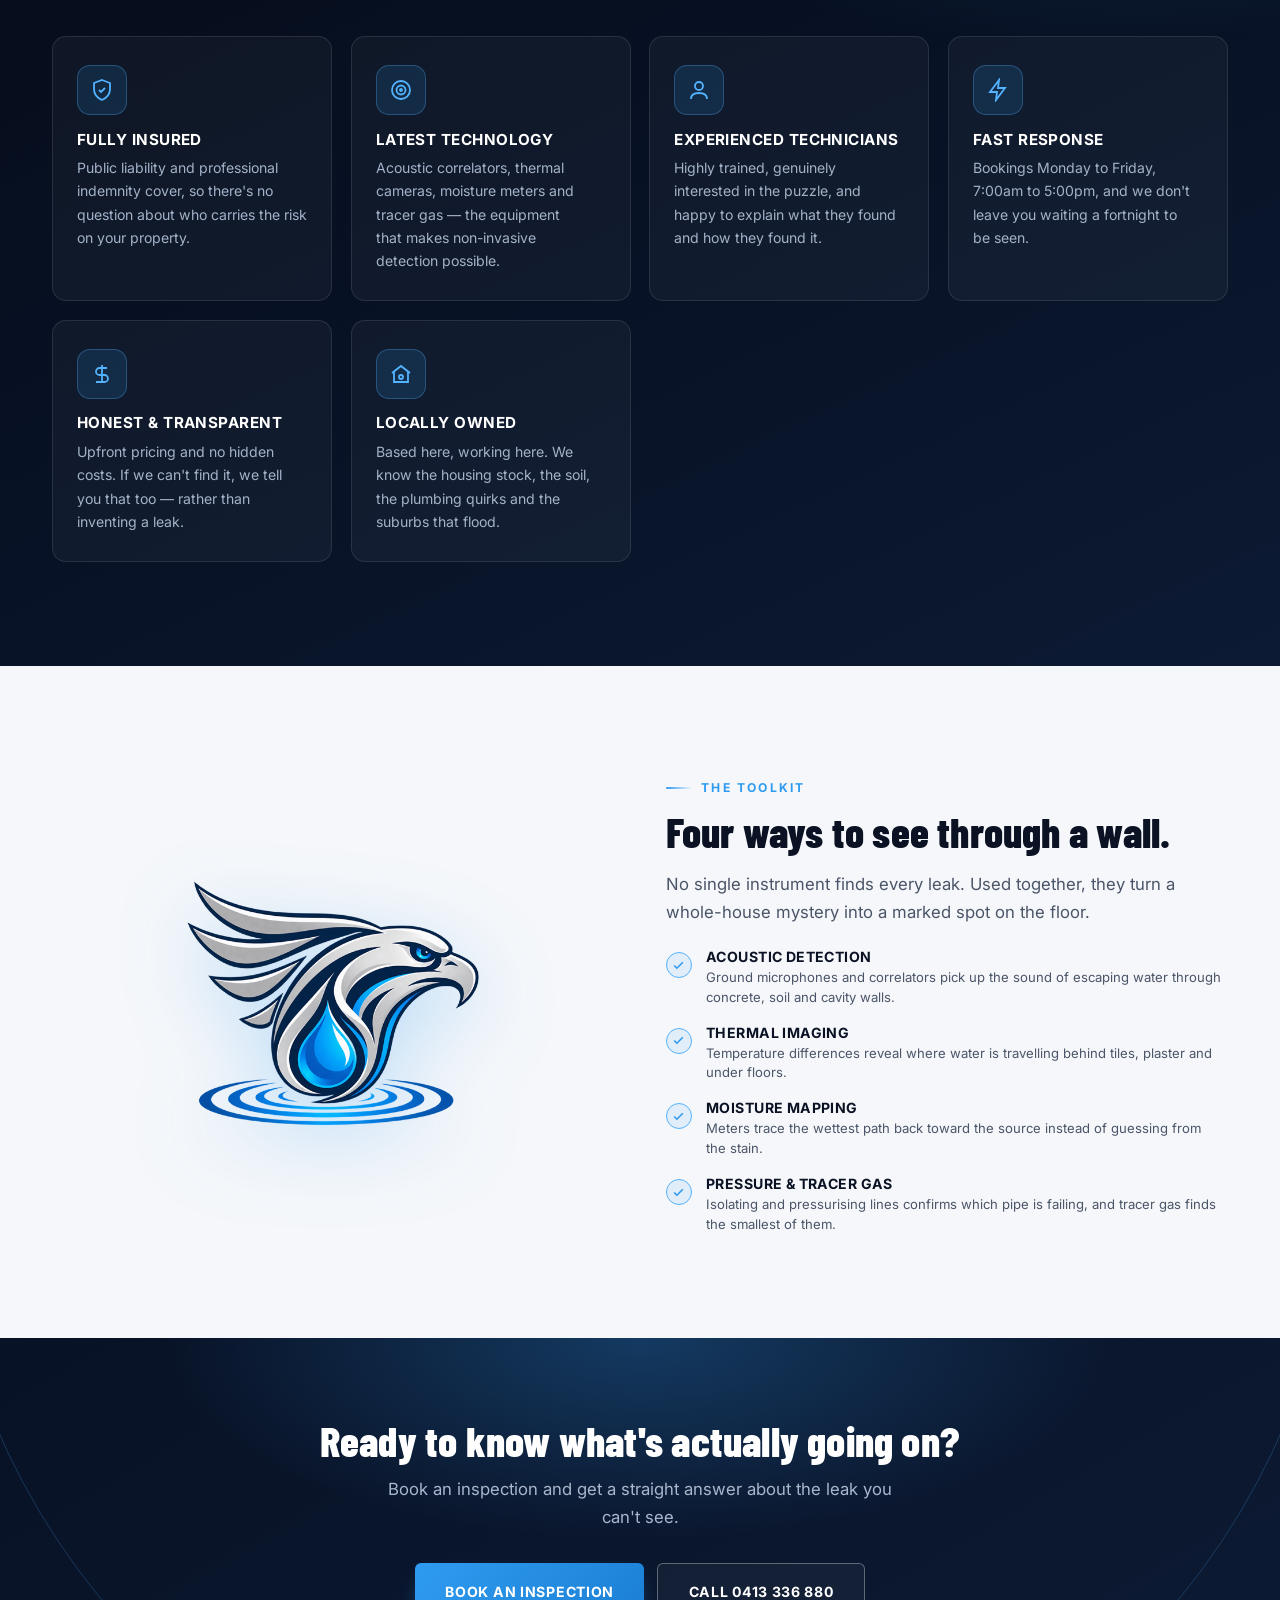
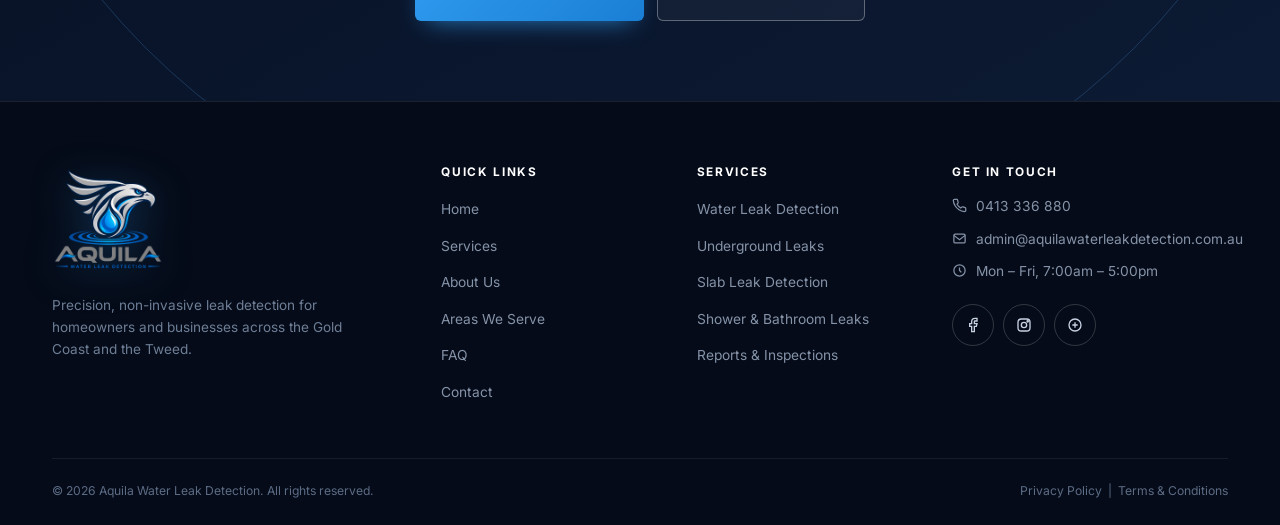
<file: about.html>
<!DOCTYPE html>
<html lang="en-AU">
<head>
<meta charset="UTF-8">
<meta name="viewport" content="width=device-width, initial-scale=1, viewport-fit=cover">
<meta name="theme-color" content="#050b18">
<title>About Us | Aquila Water Leak Detection</title>
<meta name="description" content="Aquila Water Leak Detection is a locally owned business servicing the Gold Coast and the Tweed with non-invasive leak detection, honest reporting and upfront pricing.">
<link rel="icon" href="assets/img/logo-mark.png">
<link rel="preconnect" href="https://fonts.googleapis.com">
<link rel="preconnect" href="https://fonts.gstatic.com" crossorigin>
<link href="https://fonts.googleapis.com/css2?family=Barlow+Condensed:wght@600;700;800&family=Inter:wght@400;500;600;700&display=swap" rel="stylesheet">
<link rel="stylesheet" href="assets/css/style.css">
</head>
<body>

<div class="scroll-progress" aria-hidden="true"></div>

<header class="site-header">
  <div class="header-inner">
    <a href="index.html" class="logo" aria-label="Aquila Water Leak Detection — home">
      <img class="logo-mark" src="assets/img/logo-mark.png" alt="" width="520" height="432">
      <span class="logotext"><span class="name">AQUILA</span><span class="tag">WATER LEAK DETECTION</span></span>
    </a>
    <nav class="main-nav" aria-label="Primary">
      <a href="index.html">Home</a>
      <a href="services.html">Services</a>
      <a href="about.html" aria-current="page">About Us</a>
      <a href="areas.html">Areas We Serve</a>
      <a href="faq.html">FAQ</a>
      <a href="contact.html">Contact</a>
    </nav>
    <div class="header-right">
      <a href="tel:0413336880" class="phone-chip">
        <svg width="17" height="17" viewBox="0 0 24 24" fill="none" stroke="#54b3ff" stroke-width="2" stroke-linecap="round" stroke-linejoin="round"><path d="M22 16.92v3a2 2 0 0 1-2.18 2 19.79 19.79 0 0 1-8.63-3.07 19.5 19.5 0 0 1-6-6 19.79 19.79 0 0 1-3.07-8.67A2 2 0 0 1 4.11 2h3a2 2 0 0 1 2 1.72c.13.96.36 1.9.7 2.81a2 2 0 0 1-.45 2.11L8.09 9.91a16 16 0 0 0 6 6l1.27-1.27a2 2 0 0 1 2.11-.45c.9.34 1.85.57 2.81.7A2 2 0 0 1 22 16.92z"/></svg>
        <span>0413 336 880</span>
      </a>
      <a href="contact.html" class="btn btn-primary">Book an Inspection</a>
      <button class="nav-toggle" aria-label="Open menu" aria-expanded="false" aria-controls="mobileDrawer"><span></span></button>
    </div>
  </div>
</header>

<div class="mobile-drawer" id="mobileDrawer" aria-hidden="true">
  <nav aria-label="Mobile">
    <a href="index.html">Home <svg width="18" height="18" viewBox="0 0 24 24" fill="none" stroke="currentColor" stroke-width="2"><path d="M5 12h14M13 6l6 6-6 6"/></svg></a>
    <a href="services.html">Services <svg width="18" height="18" viewBox="0 0 24 24" fill="none" stroke="currentColor" stroke-width="2"><path d="M5 12h14M13 6l6 6-6 6"/></svg></a>
    <a href="about.html" aria-current="page">About Us <svg width="18" height="18" viewBox="0 0 24 24" fill="none" stroke="currentColor" stroke-width="2"><path d="M5 12h14M13 6l6 6-6 6"/></svg></a>
    <a href="areas.html">Areas We Serve <svg width="18" height="18" viewBox="0 0 24 24" fill="none" stroke="currentColor" stroke-width="2"><path d="M5 12h14M13 6l6 6-6 6"/></svg></a>
    <a href="faq.html">FAQ <svg width="18" height="18" viewBox="0 0 24 24" fill="none" stroke="currentColor" stroke-width="2"><path d="M5 12h14M13 6l6 6-6 6"/></svg></a>
    <a href="contact.html">Contact <svg width="18" height="18" viewBox="0 0 24 24" fill="none" stroke="currentColor" stroke-width="2"><path d="M5 12h14M13 6l6 6-6 6"/></svg></a>
  </nav>
  <div class="drawer-foot">
    <a href="tel:0413336880" class="btn btn-primary btn-lg btn-block">Call 0413 336 880</a>
    <a href="contact.html" class="btn btn-outline btn-lg btn-block">Book an Inspection</a>
    <div class="drawer-meta"><span>Mon – Fri, 7:00am – 5:00pm</span><span>Gold Coast &amp; Tweed</span></div>
  </div>
</div>

<main>

<section class="page-hero">
  <div class="hero-rings" aria-hidden="true"><span></span><span></span><span></span></div>
  <div class="wrap">
    <div class="crumbs reveal"><a href="index.html">Home</a><span>/</span><span>About Us</span></div>
    <p class="eyebrow reveal">About Aquila</p>
    <h1 class="reveal" data-d="1">Local experts.<br>Advanced technology.<br><span class="accent">Real results.</span></h1>
    <p class="reveal" data-d="2">Aquila Water Leak Detection is a locally owned and operated business servicing the Gold Coast, the Tweed and surrounding areas.</p>
  </div>
</section>

<!-- ===== STORY ===== -->
<section class="section">
  <div class="wrap">
    <div class="split">
      <div class="reveal">
        <p class="eyebrow">Our Approach</p>
        <h2 style="font-size:var(--fs-h2);margin:.7rem 0 1.1rem;">Find it first.<br><span class="accent">Break things never.</span></h2>
        <p style="color:var(--ink-600);margin-bottom:1rem;">Most water damage doesn't start with a burst pipe. It starts with a slow leak nobody can see — behind a wall, under a slab, beneath a shower base — quietly running up a water bill and softening the structure around it.</p>
        <p style="color:var(--ink-600);margin-bottom:1rem;">The old way of dealing with that was to start opening things up until the water showed itself. That's expensive, it's messy, and it's often wrong. We built Aquila around the opposite idea: use the technology, find the leak accurately, and only then decide what needs to be opened.</p>
        <p style="color:var(--ink-600);margin-bottom:1.75rem;">The result is a smaller repair, a faster fix and a homeowner who knows exactly what they're paying for.</p>
        <a href="services.html" class="btn btn-dark-outline">See What We Do →</a>
      </div>
      <div class="reveal" data-d="1">
        <div style="position:relative;">
          <div class="hero-photo-glow" aria-hidden="true" style="opacity:.55;"></div>
          <div class="hero-photo-frame" style="border-color:rgba(47,155,240,.25);">
            <img src="assets/img/hero-technician.jpg" alt="Aquila technician surveying a property with acoustic leak detection equipment" width="514" height="459" loading="lazy">
          </div>
        </div>
      </div>
    </div>
  </div>
</section>

<!-- ===== WHY CHOOSE US ===== -->
<section class="section bg-navy" id="why">
  <div class="wrap">
    <div class="section-head">
      <div class="reveal">
        <p class="eyebrow">Why Choose Us</p>
        <h2>Five reasons people call us back.</h2>
        <p class="lede">Leak detection is a trade where you're trusting someone's judgement about something you can't see. Here's what ours is built on.</p>
      </div>
    </div>
    <div class="card-grid">
      <div class="vcard reveal">
        <div class="vicon"><svg width="24" height="24" viewBox="0 0 24 24" fill="none" stroke="#54b3ff" stroke-width="1.8"><path d="M12 2l8 3v6c0 5-3.5 9-8 11-4.5-2-8-6-8-11V5l8-3z"/><path d="M9 12l2 2 4-4"/></svg></div>
        <h3>Fully Insured</h3>
        <p>Public liability and professional indemnity cover, so there's no question about who carries the risk on your property.</p>
      </div>
      <div class="vcard reveal" data-d="1">
        <div class="vicon"><svg width="24" height="24" viewBox="0 0 24 24" fill="none" stroke="#54b3ff" stroke-width="1.8"><circle cx="12" cy="12" r="9"/><circle cx="12" cy="12" r="4.5"/><circle cx="12" cy="12" r="1" fill="#54b3ff"/></svg></div>
        <h3>Latest Technology</h3>
        <p>Acoustic correlators, thermal cameras, moisture meters and tracer gas — the equipment that makes non-invasive detection possible.</p>
      </div>
      <div class="vcard reveal" data-d="2">
        <div class="vicon"><svg width="24" height="24" viewBox="0 0 24 24" fill="none" stroke="#54b3ff" stroke-width="1.8"><circle cx="12" cy="8" r="4"/><path d="M4 21c0-4 3.5-6 8-6s8 2 8 6"/></svg></div>
        <h3>Experienced Technicians</h3>
        <p>Highly trained, genuinely interested in the puzzle, and happy to explain what they found and how they found it.</p>
      </div>
      <div class="vcard reveal" data-d="3">
        <div class="vicon"><svg width="24" height="24" viewBox="0 0 24 24" fill="none" stroke="#54b3ff" stroke-width="1.8"><path d="M13 2L4 14h7l-1 8 9-12h-7z"/></svg></div>
        <h3>Fast Response</h3>
        <p>Bookings Monday to Friday, 7:00am to 5:00pm, and we don't leave you waiting a fortnight to be seen.</p>
      </div>
      <div class="vcard reveal" data-d="4">
        <div class="vicon"><svg width="24" height="24" viewBox="0 0 24 24" fill="none" stroke="#54b3ff" stroke-width="1.8"><path d="M12 3v18M17 6H9.5a3.5 3.5 0 0 0 0 7h5a3.5 3.5 0 0 1 0 7H6"/></svg></div>
        <h3>Honest &amp; Transparent</h3>
        <p>Upfront pricing and no hidden costs. If we can't find it, we tell you that too — rather than inventing a leak.</p>
      </div>
      <div class="vcard reveal" data-d="5">
        <div class="vicon"><svg width="24" height="24" viewBox="0 0 24 24" fill="none" stroke="#54b3ff" stroke-width="1.8"><path d="M3 11l9-7 9 7"/><path d="M5 10v10h14V10"/><circle cx="12" cy="15" r="2"/></svg></div>
        <h3>Locally Owned</h3>
        <p>Based here, working here. We know the housing stock, the soil, the plumbing quirks and the suburbs that flood.</p>
      </div>
    </div>
  </div>
</section>

<!-- ===== EQUIPMENT ===== -->
<section class="section bg-paper">
  <div class="wrap">
    <div class="split split--rev">
      <div class="reveal">
        <img class="emblem" src="assets/img/logo-mark.png" alt="" width="520" height="432" loading="lazy" style="max-width:300px;">
      </div>
      <div class="reveal" data-d="1">
        <p class="eyebrow">The Toolkit</p>
        <h2 style="font-size:var(--fs-h2);margin:.7rem 0 1.1rem;">Four ways to see through a wall.</h2>
        <p style="color:var(--ink-600);margin-bottom:1.5rem;">No single instrument finds every leak. Used together, they turn a whole-house mystery into a marked spot on the floor.</p>
        <ul class="check-list">
          <li><div class="tick"><svg width="13" height="13" viewBox="0 0 24 24" fill="none" stroke="#2f9bf0" stroke-width="3"><path d="M20 6L9 17l-5-5"/></svg></div>
            <div><h3>Acoustic Detection</h3><p style="color:var(--ink-600)">Ground microphones and correlators pick up the sound of escaping water through concrete, soil and cavity walls.</p></div></li>
          <li><div class="tick"><svg width="13" height="13" viewBox="0 0 24 24" fill="none" stroke="#2f9bf0" stroke-width="3"><path d="M20 6L9 17l-5-5"/></svg></div>
            <div><h3>Thermal Imaging</h3><p style="color:var(--ink-600)">Temperature differences reveal where water is travelling behind tiles, plaster and under floors.</p></div></li>
          <li><div class="tick"><svg width="13" height="13" viewBox="0 0 24 24" fill="none" stroke="#2f9bf0" stroke-width="3"><path d="M20 6L9 17l-5-5"/></svg></div>
            <div><h3>Moisture Mapping</h3><p style="color:var(--ink-600)">Meters trace the wettest path back toward the source instead of guessing from the stain.</p></div></li>
          <li><div class="tick"><svg width="13" height="13" viewBox="0 0 24 24" fill="none" stroke="#2f9bf0" stroke-width="3"><path d="M20 6L9 17l-5-5"/></svg></div>
            <div><h3>Pressure &amp; Tracer Gas</h3><p style="color:var(--ink-600)">Isolating and pressurising lines confirms which pipe is failing, and tracer gas finds the smallest of them.</p></div></li>
        </ul>
      </div>
    </div>
  </div>
</section>

<!-- ===== STATS ===== -->

<section class="cta-band">
  <div class="hero-rings" aria-hidden="true"><span></span><span></span><span></span></div>
  <div class="wrap">
    <h2 class="reveal">Ready to know what's actually going on?</h2>
    <p class="reveal" data-d="1">Book an inspection and get a straight answer about the leak you can't see.</p>
    <div class="cta-actions reveal" data-d="2">
      <a href="contact.html" class="btn btn-primary btn-lg">Book an Inspection</a>
      <a href="tel:0413336880" class="btn btn-outline btn-lg">Call 0413 336 880</a>
    </div>
  </div>
</section>

</main>

<footer class="site-footer">
  <div class="wrap">
    <div class="footer-grid">
      <div class="footer-brand">
        <a href="index.html"><img class="footer-logo" src="assets/img/logo-full.png" alt="Aquila Water Leak Detection" width="500" height="500" loading="lazy"></a>
        <p>Precision, non-invasive leak detection for homeowners and businesses across the Gold Coast and the Tweed.</p>
      </div>
      <div>
        <h3>Quick Links</h3>
        <ul>
          <li><a href="index.html">Home</a></li>
          <li><a href="services.html">Services</a></li>
          <li><a href="about.html">About Us</a></li>
          <li><a href="areas.html">Areas We Serve</a></li>
          <li><a href="faq.html">FAQ</a></li>
          <li><a href="contact.html">Contact</a></li>
        </ul>
      </div>
      <div>
        <h3>Services</h3>
        <ul>
          <li><a href="services.html#water-leak-detection">Water Leak Detection</a></li>
          <li><a href="services.html#underground-leaks">Underground Leaks</a></li>
          <li><a href="services.html#slab-leak-detection">Slab Leak Detection</a></li>
          <li><a href="services.html#shower-bathroom-leaks">Shower &amp; Bathroom Leaks</a></li>
          <li><a href="services.html#reports-inspections">Reports &amp; Inspections</a></li>
        </ul>
      </div>
      <div class="footer-social">
        <h3>Get In Touch</h3>
        <div class="footer-contact">
          <a href="tel:0413336880"><svg width="15" height="15" viewBox="0 0 24 24" fill="none" stroke="currentColor" stroke-width="2" style="margin-top:3px;flex-shrink:0"><path d="M22 16.92v3a2 2 0 0 1-2.18 2 19.79 19.79 0 0 1-8.63-3.07 19.5 19.5 0 0 1-6-6 19.79 19.79 0 0 1-3.07-8.67A2 2 0 0 1 4.11 2h3a2 2 0 0 1 2 1.72c.13.96.36 1.9.7 2.81a2 2 0 0 1-.45 2.11L8.09 9.91a16 16 0 0 0 6 6l1.27-1.27a2 2 0 0 1 2.11-.45c.9.34 1.85.57 2.81.7A2 2 0 0 1 22 16.92z"/></svg>0413 336 880</a>
          <a href="mailto:admin@aquilawaterleakdetection.com.au"><svg width="15" height="15" viewBox="0 0 24 24" fill="none" stroke="currentColor" stroke-width="2" style="margin-top:3px;flex-shrink:0"><rect x="3" y="5" width="18" height="14" rx="2"/><path d="M3 7l9 7 9-7"/></svg>admin@aquilawaterleakdetection.com.au</a>
          <span><svg width="15" height="15" viewBox="0 0 24 24" fill="none" stroke="currentColor" stroke-width="2" style="margin-top:3px;flex-shrink:0"><circle cx="12" cy="12" r="9"/><path d="M12 7v5l3 3"/></svg>Mon – Fri, 7:00am – 5:00pm</span>
        </div>
        <div class="social-row">
          <a href="#" aria-label="Facebook"><svg width="16" height="16" viewBox="0 0 24 24" fill="none" stroke="#c7d2e3" stroke-width="2"><path d="M18 2h-3a5 5 0 0 0-5 5v3H7v4h3v8h4v-8h3l1-4h-4V7a1 1 0 0 1 1-1h3z"/></svg></a>
          <a href="#" aria-label="Instagram"><svg width="16" height="16" viewBox="0 0 24 24" fill="none" stroke="#c7d2e3" stroke-width="2"><rect x="3" y="3" width="18" height="18" rx="5"/><circle cx="12" cy="12" r="4"/><circle cx="17.5" cy="6.5" r="1"/></svg></a>
          <a href="#" aria-label="Google Business Profile"><svg width="16" height="16" viewBox="0 0 24 24" fill="none" stroke="#c7d2e3" stroke-width="2"><circle cx="12" cy="12" r="9"/><path d="M8 12h8M12 8v8"/></svg></a>
        </div>
      </div>
    </div>
    <div class="footer-bottom">
      <span>&copy; <span data-year>2026</span> Aquila Water Leak Detection. All rights reserved.</span>
      <span><a href="privacy.html">Privacy Policy</a> &nbsp;|&nbsp; <a href="terms.html">Terms &amp; Conditions</a></span>
    </div>
  </div>
</footer>

<button class="to-top" aria-label="Back to top">
  <svg width="18" height="18" viewBox="0 0 24 24" fill="none" stroke="currentColor" stroke-width="2.5"><path d="M12 19V5M5 12l7-7 7 7"/></svg>
</button>

<div class="mobile-bar">
  <a class="call" href="tel:0413336880"><svg width="16" height="16" viewBox="0 0 24 24" fill="none" stroke="currentColor" stroke-width="2"><path d="M22 16.92v3a2 2 0 0 1-2.18 2 19.79 19.79 0 0 1-8.63-3.07 19.5 19.5 0 0 1-6-6 19.79 19.79 0 0 1-3.07-8.67A2 2 0 0 1 4.11 2h3a2 2 0 0 1 2 1.72c.13.96.36 1.9.7 2.81a2 2 0 0 1-.45 2.11L8.09 9.91a16 16 0 0 0 6 6l1.27-1.27a2 2 0 0 1 2.11-.45c.9.34 1.85.57 2.81.7A2 2 0 0 1 22 16.92z"/></svg>Call Now</a>
  <a class="book" href="contact.html"><svg width="16" height="16" viewBox="0 0 24 24" fill="none" stroke="currentColor" stroke-width="2"><rect x="3" y="4" width="18" height="18" rx="2"/><path d="M16 2v4M8 2v4M3 10h18"/></svg>Book</a>
</div>

<script src="assets/js/main.js"></script>
</body>
</html>
</file>
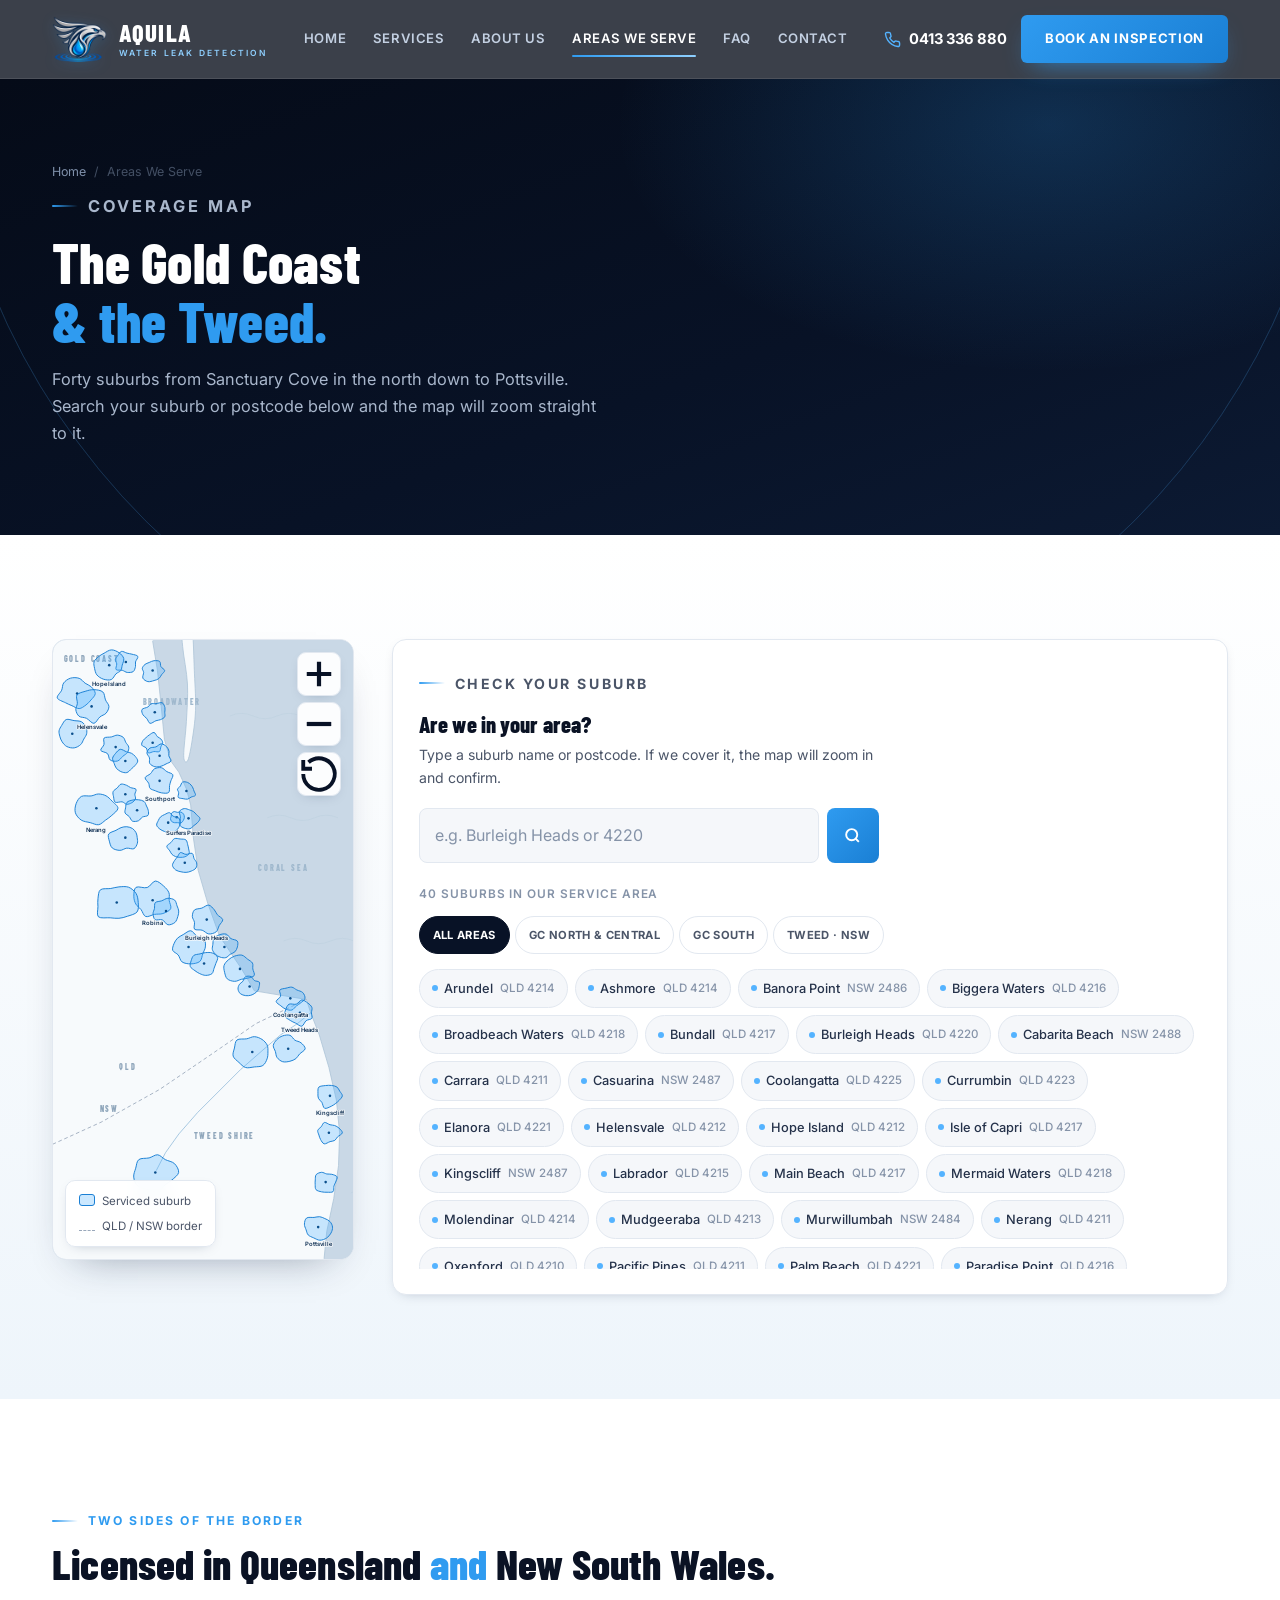
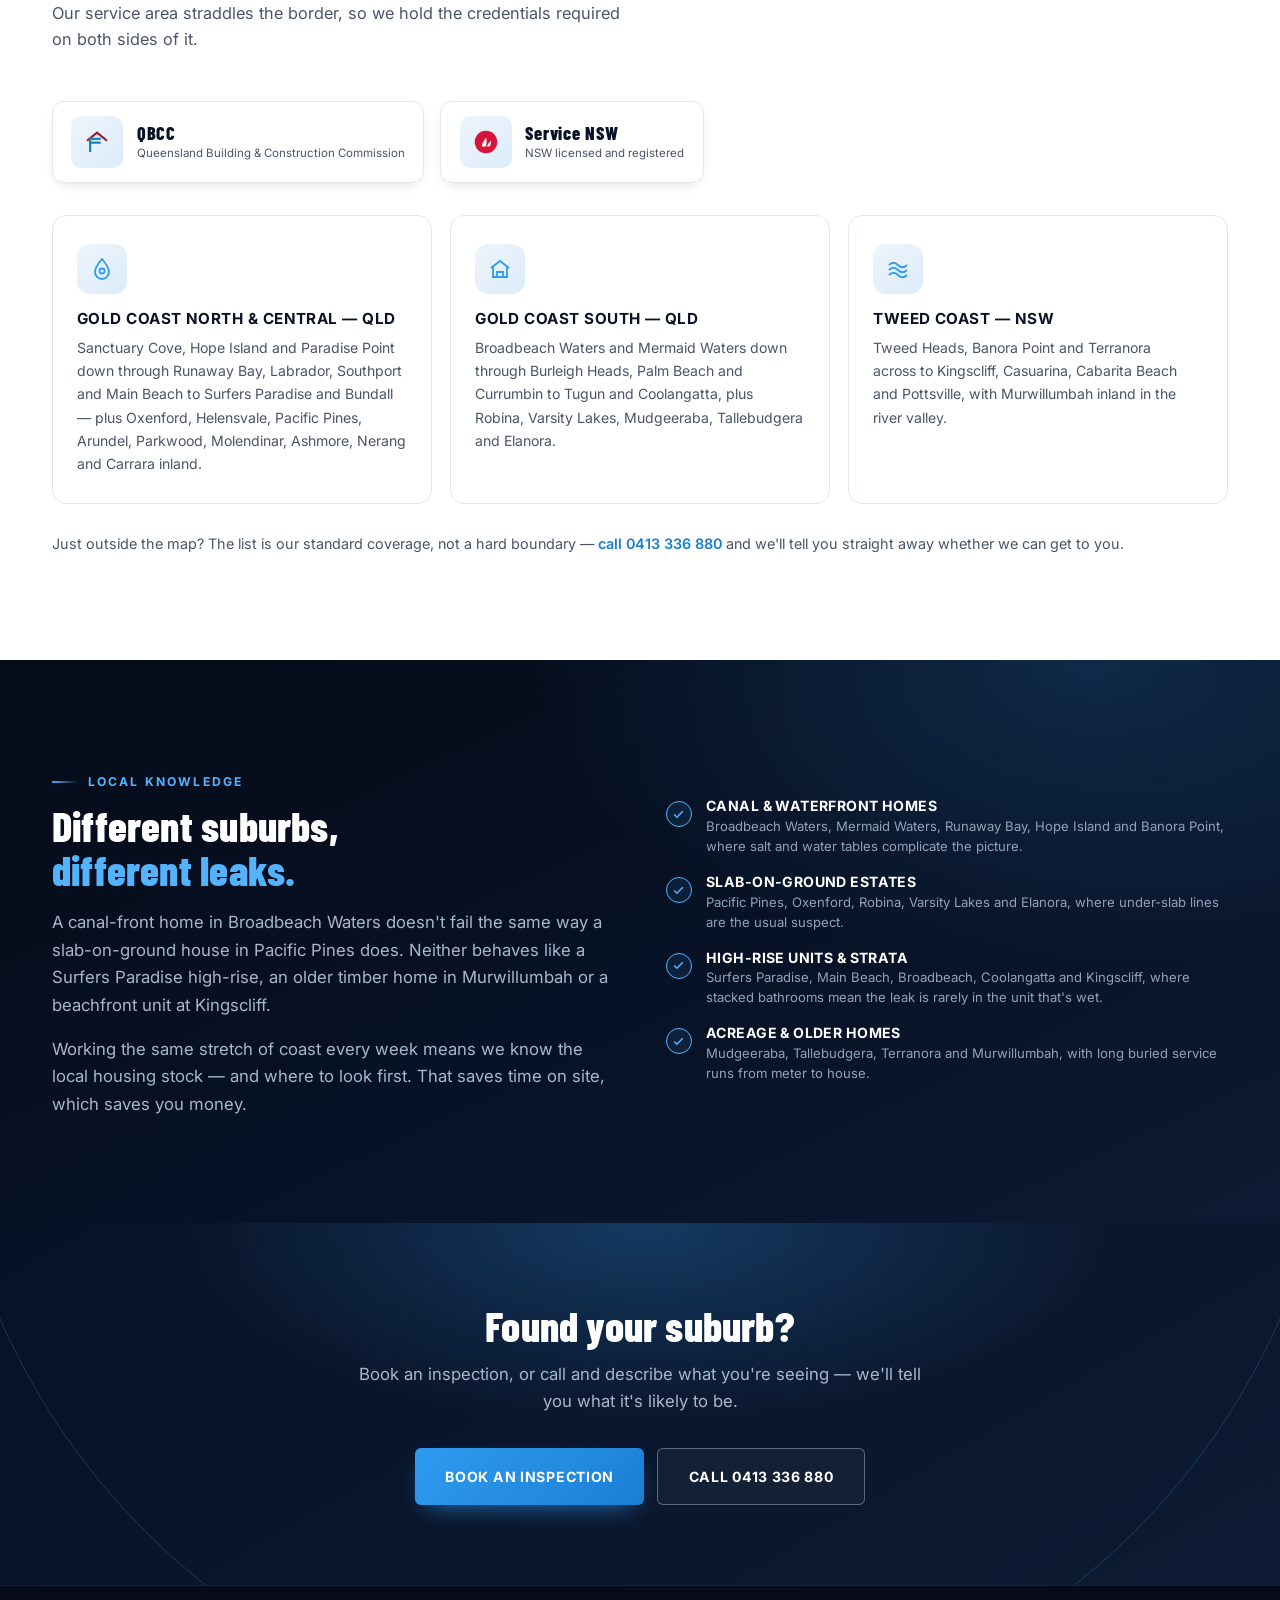
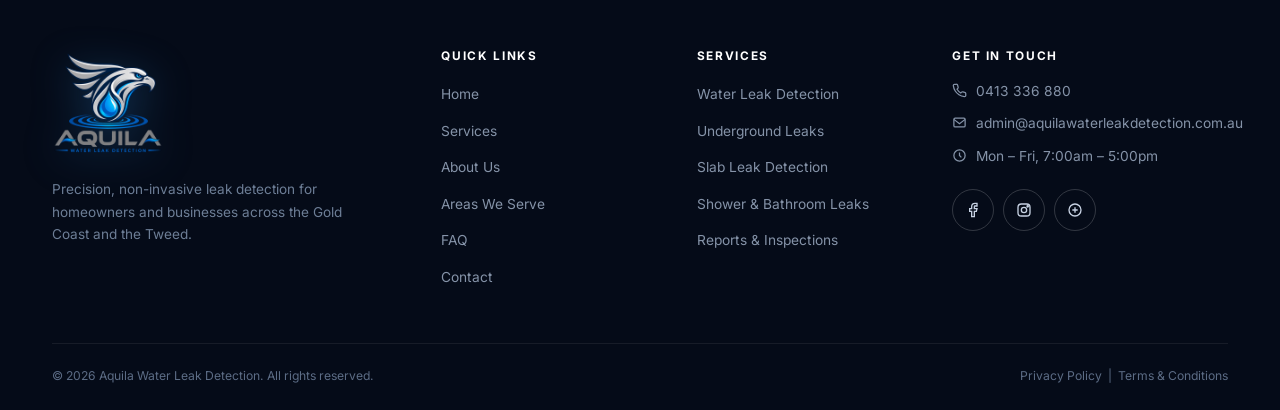
<file: areas.html>
<!DOCTYPE html>
<html lang="en-AU">
<head>
<meta charset="UTF-8">
<meta name="viewport" content="width=device-width, initial-scale=1, viewport-fit=cover">
<meta name="theme-color" content="#050b18">
<title>Areas We Serve | Aquila Water Leak Detection</title>
<meta name="description" content="Check our leak detection coverage map — 40 suburbs across the Gold Coast and Tweed, from Sanctuary Cove to Pottsville. Search your suburb or postcode.">
<link rel="icon" href="assets/img/logo-mark.png">
<link rel="preconnect" href="https://fonts.googleapis.com">
<link rel="preconnect" href="https://fonts.gstatic.com" crossorigin>
<link href="https://fonts.googleapis.com/css2?family=Barlow+Condensed:wght@600;700;800&family=Inter:wght@400;500;600;700&display=swap" rel="stylesheet">
<link rel="stylesheet" href="assets/css/style.css">
</head>
<body>

<div class="scroll-progress" aria-hidden="true"></div>

<header class="site-header">
  <div class="header-inner">
    <a href="index.html" class="logo" aria-label="Aquila Water Leak Detection — home">
      <img class="logo-mark" src="assets/img/logo-mark.png" alt="" width="520" height="432">
      <span class="logotext"><span class="name">AQUILA</span><span class="tag">WATER LEAK DETECTION</span></span>
    </a>
    <nav class="main-nav" aria-label="Primary">
      <a href="index.html">Home</a>
      <a href="services.html">Services</a>
      <a href="about.html">About Us</a>
      <a href="areas.html" aria-current="page">Areas We Serve</a>
      <a href="faq.html">FAQ</a>
      <a href="contact.html">Contact</a>
    </nav>
    <div class="header-right">
      <a href="tel:0413336880" class="phone-chip">
        <svg width="17" height="17" viewBox="0 0 24 24" fill="none" stroke="#54b3ff" stroke-width="2" stroke-linecap="round" stroke-linejoin="round"><path d="M22 16.92v3a2 2 0 0 1-2.18 2 19.79 19.79 0 0 1-8.63-3.07 19.5 19.5 0 0 1-6-6 19.79 19.79 0 0 1-3.07-8.67A2 2 0 0 1 4.11 2h3a2 2 0 0 1 2 1.72c.13.96.36 1.9.7 2.81a2 2 0 0 1-.45 2.11L8.09 9.91a16 16 0 0 0 6 6l1.27-1.27a2 2 0 0 1 2.11-.45c.9.34 1.85.57 2.81.7A2 2 0 0 1 22 16.92z"/></svg>
        <span>0413 336 880</span>
      </a>
      <a href="contact.html" class="btn btn-primary">Book an Inspection</a>
      <button class="nav-toggle" aria-label="Open menu" aria-expanded="false" aria-controls="mobileDrawer"><span></span></button>
    </div>
  </div>
</header>

<div class="mobile-drawer" id="mobileDrawer" aria-hidden="true">
  <nav aria-label="Mobile">
    <a href="index.html">Home <svg width="18" height="18" viewBox="0 0 24 24" fill="none" stroke="currentColor" stroke-width="2"><path d="M5 12h14M13 6l6 6-6 6"/></svg></a>
    <a href="services.html">Services <svg width="18" height="18" viewBox="0 0 24 24" fill="none" stroke="currentColor" stroke-width="2"><path d="M5 12h14M13 6l6 6-6 6"/></svg></a>
    <a href="about.html">About Us <svg width="18" height="18" viewBox="0 0 24 24" fill="none" stroke="currentColor" stroke-width="2"><path d="M5 12h14M13 6l6 6-6 6"/></svg></a>
    <a href="areas.html" aria-current="page">Areas We Serve <svg width="18" height="18" viewBox="0 0 24 24" fill="none" stroke="currentColor" stroke-width="2"><path d="M5 12h14M13 6l6 6-6 6"/></svg></a>
    <a href="faq.html">FAQ <svg width="18" height="18" viewBox="0 0 24 24" fill="none" stroke="currentColor" stroke-width="2"><path d="M5 12h14M13 6l6 6-6 6"/></svg></a>
    <a href="contact.html">Contact <svg width="18" height="18" viewBox="0 0 24 24" fill="none" stroke="currentColor" stroke-width="2"><path d="M5 12h14M13 6l6 6-6 6"/></svg></a>
  </nav>
  <div class="drawer-foot">
    <a href="tel:0413336880" class="btn btn-primary btn-lg btn-block">Call 0413 336 880</a>
    <a href="contact.html" class="btn btn-outline btn-lg btn-block">Book an Inspection</a>
    <div class="drawer-meta"><span>Mon – Fri, 7:00am – 5:00pm</span><span>Gold Coast &amp; Tweed</span></div>
  </div>
</div>

<main>

<section class="page-hero">
  <div class="hero-rings" aria-hidden="true"><span></span><span></span><span></span></div>
  <div class="wrap">
    <div class="crumbs reveal"><a href="index.html">Home</a><span>/</span><span>Areas We Serve</span></div>
    <p class="eyebrow reveal">Coverage Map</p>
    <h1 class="reveal" data-d="1">The Gold Coast<br><span class="accent">&amp; the Tweed.</span></h1>
    <p class="reveal" data-d="2">Forty suburbs from Sanctuary Cove in the north down to Pottsville. Search your suburb or postcode below and the map will zoom straight to it.</p>
  </div>
</section>

<!-- ===== INTERACTIVE MAP ===== -->
<section class="section bg-ice">
  <div class="wrap">
    <div class="map-layout">

      <div class="map-stage reveal" id="mapStage">
        <div class="map-zoom">
          <button type="button" id="zoomIn" aria-label="Zoom in">
            <svg width="18" height="18" viewBox="0 0 24 24" fill="none" stroke="currentColor" stroke-width="2.4"><path d="M12 5v14M5 12h14"/></svg>
          </button>
          <button type="button" id="zoomOut" aria-label="Zoom out">
            <svg width="18" height="18" viewBox="0 0 24 24" fill="none" stroke="currentColor" stroke-width="2.4"><path d="M5 12h14"/></svg>
          </button>
          <button type="button" id="zoomReset" aria-label="Reset map view">
            <svg width="18" height="18" viewBox="0 0 24 24" fill="none" stroke="currentColor" stroke-width="2.2"><path d="M3 12a9 9 0 1 0 3-6.7"/><path d="M3 4v5h5"/></svg>
          </button>
        </div>
        <div class="map-legend">
          <span><i></i>Serviced suburb</span>
          <span><i class="b"></i>QLD / NSW border</span>
        </div>
      </div>

      <aside class="lookup reveal" data-d="1">
        <p class="eyebrow">Check Your Suburb</p>
        <h2>Are we in your area?</h2>
        <p>Type a suburb name or postcode. If we cover it, the map will zoom in and confirm.</p>

        <form class="lookup-form" id="lookupForm" role="search">
          <label for="lookupInput" class="visually-hidden" style="position:absolute;width:1px;height:1px;overflow:hidden;clip:rect(0 0 0 0);">Suburb or postcode</label>
          <input id="lookupInput" type="text" list="suburbOptions" placeholder="e.g. Burleigh Heads or 4220" autocomplete="off" enterkeyhint="search">
          <datalist id="suburbOptions"></datalist>
          <button type="submit" aria-label="Search">
            <svg width="19" height="19" viewBox="0 0 24 24" fill="none" stroke="currentColor" stroke-width="2.4"><circle cx="11" cy="11" r="7"/><path d="M20 20l-4.2-4.2"/></svg>
          </button>
        </form>

        <div class="lookup-result" id="lookupResult" role="status" aria-live="polite"></div>

        <span class="chip-count" id="chipCount">Our service area</span>
        <div class="tabs chip-filters" id="chipFilters" role="tablist" aria-label="Filter suburbs by region"></div>
        <div class="chip-list" id="chipList"></div>
      </aside>

    </div>
  </div>
</section>

<!-- ===== REGIONS ===== -->
<section class="section">
  <div class="wrap">
    <div class="section-head">
      <div class="reveal">
        <p class="eyebrow">Two Sides Of The Border</p>
        <h2>Licensed in Queensland <span class="accent">and</span> New South Wales.</h2>
        <p class="lede">Our service area straddles the border, so we hold the credentials required on both sides of it.</p>
      </div>
    </div>
    <div class="cred-grid reveal" style="margin-bottom:2rem;">
      <div class="cred">
        <div class="cred-logo">
          <svg width="30" height="30" viewBox="0 0 24 24" fill="none" stroke="#9b1b30" stroke-width="1.8"><path d="M4 11l8-6.5 8 6.5"/><path d="M7 9.5h8M7 12.5h8" stroke="#1287b8"/><path d="M6.5 8v12" stroke="#1287b8"/></svg>
        </div>
        <div class="cred-text"><b>QBCC</b><span>Queensland Building &amp; Construction Commission</span></div>
      </div>
      <div class="cred">
        <div class="cred-logo">
          <svg width="30" height="30" viewBox="0 0 24 24" fill="none"><circle cx="12" cy="12" r="9" fill="#d7153a"/><path d="M8.5 15.5c1-3.6 2.4-5.6 3.6-6.9.5 1.6.6 4-.2 6.9zM12.6 15.5c1.4-2.6 2.5-3.9 3.4-4.6.1 1.3-.2 2.9-1 4.6z" fill="#fff"/></svg>
        </div>
        <div class="cred-text"><b>Service NSW</b><span>NSW licensed and registered</span></div>
      </div>
    </div>
    <div class="card-grid">
      <div class="vcard reveal">
        <div class="vicon"><svg width="24" height="24" viewBox="0 0 24 24" fill="none" stroke="#2f9bf0" stroke-width="1.8"><path d="M12 2s7 8 7 13a7 7 0 1 1-14 0c0-5 7-13 7-13z"/><circle cx="12" cy="14" r="2.5"/></svg></div>
        <h3>Gold Coast North &amp; Central — QLD</h3>
        <p>Sanctuary Cove, Hope Island and Paradise Point down through Runaway Bay, Labrador, Southport and Main Beach to Surfers Paradise and Bundall — plus Oxenford, Helensvale, Pacific Pines, Arundel, Parkwood, Molendinar, Ashmore, Nerang and Carrara inland.</p>
      </div>
      <div class="vcard reveal" data-d="1">
        <div class="vicon"><svg width="24" height="24" viewBox="0 0 24 24" fill="none" stroke="#2f9bf0" stroke-width="1.8"><path d="M3 11l9-7 9 7"/><path d="M5 10v10h14V10"/><path d="M9 20v-5h6v5"/></svg></div>
        <h3>Gold Coast South — QLD</h3>
        <p>Broadbeach Waters and Mermaid Waters down through Burleigh Heads, Palm Beach and Currumbin to Tugun and Coolangatta, plus Robina, Varsity Lakes, Mudgeeraba, Tallebudgera and Elanora.</p>
      </div>
      <div class="vcard reveal" data-d="2">
        <div class="vicon"><svg width="24" height="24" viewBox="0 0 24 24" fill="none" stroke="#2f9bf0" stroke-width="1.8"><path d="M3 18c3-3 6-3 9 0s6 3 9 0"/><path d="M3 13c3-3 6-3 9 0s6 3 9 0"/><path d="M3 8c3-3 6-3 9 0s6 3 9 0"/></svg></div>
        <h3>Tweed Coast — NSW</h3>
        <p>Tweed Heads, Banora Point and Terranora across to Kingscliff, Casuarina, Cabarita Beach and Pottsville, with Murwillumbah inland in the river valley.</p>
      </div>
    </div>

    <p class="reveal" style="margin-top:1.75rem;color:var(--ink-600);font-size:.9rem;">
      Just outside the map? The list is our standard coverage, not a hard boundary —
      <a href="tel:0413336880" style="color:var(--blue-600);font-weight:600;">call 0413 336 880</a> and we'll tell you straight away whether we can get to you.
    </p>
  </div>
</section>

<!-- ===== LOCAL KNOWLEDGE ===== -->
<section class="section bg-navy">
  <div class="wrap">
    <div class="split">
      <div class="reveal">
        <p class="eyebrow">Local Knowledge</p>
        <h2 style="font-size:var(--fs-h2);margin:.7rem 0 1.1rem;">Different suburbs,<br><span class="accent">different leaks.</span></h2>
        <p style="color:#a9b7cc;margin-bottom:1rem;">A canal-front home in Broadbeach Waters doesn't fail the same way a slab-on-ground house in Pacific Pines does. Neither behaves like a Surfers Paradise high-rise, an older timber home in Murwillumbah or a beachfront unit at Kingscliff.</p>
        <p style="color:#a9b7cc;">Working the same stretch of coast every week means we know the local housing stock — and where to look first. That saves time on site, which saves you money.</p>
      </div>
      <ul class="check-list reveal" data-d="1">
        <li><div class="tick"><svg width="13" height="13" viewBox="0 0 24 24" fill="none" stroke="#54b3ff" stroke-width="3"><path d="M20 6L9 17l-5-5"/></svg></div>
          <div><h3>Canal &amp; waterfront homes</h3><p>Broadbeach Waters, Mermaid Waters, Runaway Bay, Hope Island and Banora Point, where salt and water tables complicate the picture.</p></div></li>
        <li><div class="tick"><svg width="13" height="13" viewBox="0 0 24 24" fill="none" stroke="#54b3ff" stroke-width="3"><path d="M20 6L9 17l-5-5"/></svg></div>
          <div><h3>Slab-on-ground estates</h3><p>Pacific Pines, Oxenford, Robina, Varsity Lakes and Elanora, where under-slab lines are the usual suspect.</p></div></li>
        <li><div class="tick"><svg width="13" height="13" viewBox="0 0 24 24" fill="none" stroke="#54b3ff" stroke-width="3"><path d="M20 6L9 17l-5-5"/></svg></div>
          <div><h3>High-rise units &amp; strata</h3><p>Surfers Paradise, Main Beach, Broadbeach, Coolangatta and Kingscliff, where stacked bathrooms mean the leak is rarely in the unit that's wet.</p></div></li>
        <li><div class="tick"><svg width="13" height="13" viewBox="0 0 24 24" fill="none" stroke="#54b3ff" stroke-width="3"><path d="M20 6L9 17l-5-5"/></svg></div>
          <div><h3>Acreage &amp; older homes</h3><p>Mudgeeraba, Tallebudgera, Terranora and Murwillumbah, with long buried service runs from meter to house.</p></div></li>
      </ul>
    </div>
  </div>
</section>

<section class="cta-band">
  <div class="hero-rings" aria-hidden="true"><span></span><span></span><span></span></div>
  <div class="wrap">
    <h2 class="reveal">Found your suburb?</h2>
    <p class="reveal" data-d="1">Book an inspection, or call and describe what you're seeing — we'll tell you what it's likely to be.</p>
    <div class="cta-actions reveal" data-d="2">
      <a href="contact.html" class="btn btn-primary btn-lg">Book an Inspection</a>
      <a href="tel:0413336880" class="btn btn-outline btn-lg">Call 0413 336 880</a>
    </div>
  </div>
</section>

</main>

<footer class="site-footer">
  <div class="wrap">
    <div class="footer-grid">
      <div class="footer-brand">
        <a href="index.html"><img class="footer-logo" src="assets/img/logo-full.png" alt="Aquila Water Leak Detection" width="500" height="500" loading="lazy"></a>
        <p>Precision, non-invasive leak detection for homeowners and businesses across the Gold Coast and the Tweed.</p>
      </div>
      <div>
        <h3>Quick Links</h3>
        <ul>
          <li><a href="index.html">Home</a></li>
          <li><a href="services.html">Services</a></li>
          <li><a href="about.html">About Us</a></li>
          <li><a href="areas.html">Areas We Serve</a></li>
          <li><a href="faq.html">FAQ</a></li>
          <li><a href="contact.html">Contact</a></li>
        </ul>
      </div>
      <div>
        <h3>Services</h3>
        <ul>
          <li><a href="services.html#water-leak-detection">Water Leak Detection</a></li>
          <li><a href="services.html#underground-leaks">Underground Leaks</a></li>
          <li><a href="services.html#slab-leak-detection">Slab Leak Detection</a></li>
          <li><a href="services.html#shower-bathroom-leaks">Shower &amp; Bathroom Leaks</a></li>
          <li><a href="services.html#reports-inspections">Reports &amp; Inspections</a></li>
        </ul>
      </div>
      <div class="footer-social">
        <h3>Get In Touch</h3>
        <div class="footer-contact">
          <a href="tel:0413336880"><svg width="15" height="15" viewBox="0 0 24 24" fill="none" stroke="currentColor" stroke-width="2" style="margin-top:3px;flex-shrink:0"><path d="M22 16.92v3a2 2 0 0 1-2.18 2 19.79 19.79 0 0 1-8.63-3.07 19.5 19.5 0 0 1-6-6 19.79 19.79 0 0 1-3.07-8.67A2 2 0 0 1 4.11 2h3a2 2 0 0 1 2 1.72c.13.96.36 1.9.7 2.81a2 2 0 0 1-.45 2.11L8.09 9.91a16 16 0 0 0 6 6l1.27-1.27a2 2 0 0 1 2.11-.45c.9.34 1.85.57 2.81.7A2 2 0 0 1 22 16.92z"/></svg>0413 336 880</a>
          <a href="mailto:admin@aquilawaterleakdetection.com.au"><svg width="15" height="15" viewBox="0 0 24 24" fill="none" stroke="currentColor" stroke-width="2" style="margin-top:3px;flex-shrink:0"><rect x="3" y="5" width="18" height="14" rx="2"/><path d="M3 7l9 7 9-7"/></svg>admin@aquilawaterleakdetection.com.au</a>
          <span><svg width="15" height="15" viewBox="0 0 24 24" fill="none" stroke="currentColor" stroke-width="2" style="margin-top:3px;flex-shrink:0"><circle cx="12" cy="12" r="9"/><path d="M12 7v5l3 3"/></svg>Mon – Fri, 7:00am – 5:00pm</span>
        </div>
        <div class="social-row">
          <a href="#" aria-label="Facebook"><svg width="16" height="16" viewBox="0 0 24 24" fill="none" stroke="#c7d2e3" stroke-width="2"><path d="M18 2h-3a5 5 0 0 0-5 5v3H7v4h3v8h4v-8h3l1-4h-4V7a1 1 0 0 1 1-1h3z"/></svg></a>
          <a href="#" aria-label="Instagram"><svg width="16" height="16" viewBox="0 0 24 24" fill="none" stroke="#c7d2e3" stroke-width="2"><rect x="3" y="3" width="18" height="18" rx="5"/><circle cx="12" cy="12" r="4"/><circle cx="17.5" cy="6.5" r="1"/></svg></a>
          <a href="#" aria-label="Google Business Profile"><svg width="16" height="16" viewBox="0 0 24 24" fill="none" stroke="#c7d2e3" stroke-width="2"><circle cx="12" cy="12" r="9"/><path d="M8 12h8M12 8v8"/></svg></a>
        </div>
      </div>
    </div>
    <div class="footer-bottom">
      <span>&copy; <span data-year>2026</span> Aquila Water Leak Detection. All rights reserved.</span>
      <span><a href="privacy.html">Privacy Policy</a> &nbsp;|&nbsp; <a href="terms.html">Terms &amp; Conditions</a></span>
    </div>
  </div>
</footer>

<button class="to-top" aria-label="Back to top">
  <svg width="18" height="18" viewBox="0 0 24 24" fill="none" stroke="currentColor" stroke-width="2.5"><path d="M12 19V5M5 12l7-7 7 7"/></svg>
</button>

<div class="mobile-bar">
  <a class="call" href="tel:0413336880"><svg width="16" height="16" viewBox="0 0 24 24" fill="none" stroke="currentColor" stroke-width="2"><path d="M22 16.92v3a2 2 0 0 1-2.18 2 19.79 19.79 0 0 1-8.63-3.07 19.5 19.5 0 0 1-6-6 19.79 19.79 0 0 1-3.07-8.67A2 2 0 0 1 4.11 2h3a2 2 0 0 1 2 1.72c.13.96.36 1.9.7 2.81a2 2 0 0 1-.45 2.11L8.09 9.91a16 16 0 0 0 6 6l1.27-1.27a2 2 0 0 1 2.11-.45c.9.34 1.85.57 2.81.7A2 2 0 0 1 22 16.92z"/></svg>Call Now</a>
  <a class="book" href="contact.html"><svg width="16" height="16" viewBox="0 0 24 24" fill="none" stroke="currentColor" stroke-width="2"><rect x="3" y="4" width="18" height="18" rx="2"/><path d="M16 2v4M8 2v4M3 10h18"/></svg>Book</a>
</div>

<script src="assets/js/main.js"></script>
<script src="assets/js/map.js"></script>
</body>
</html>
</file>
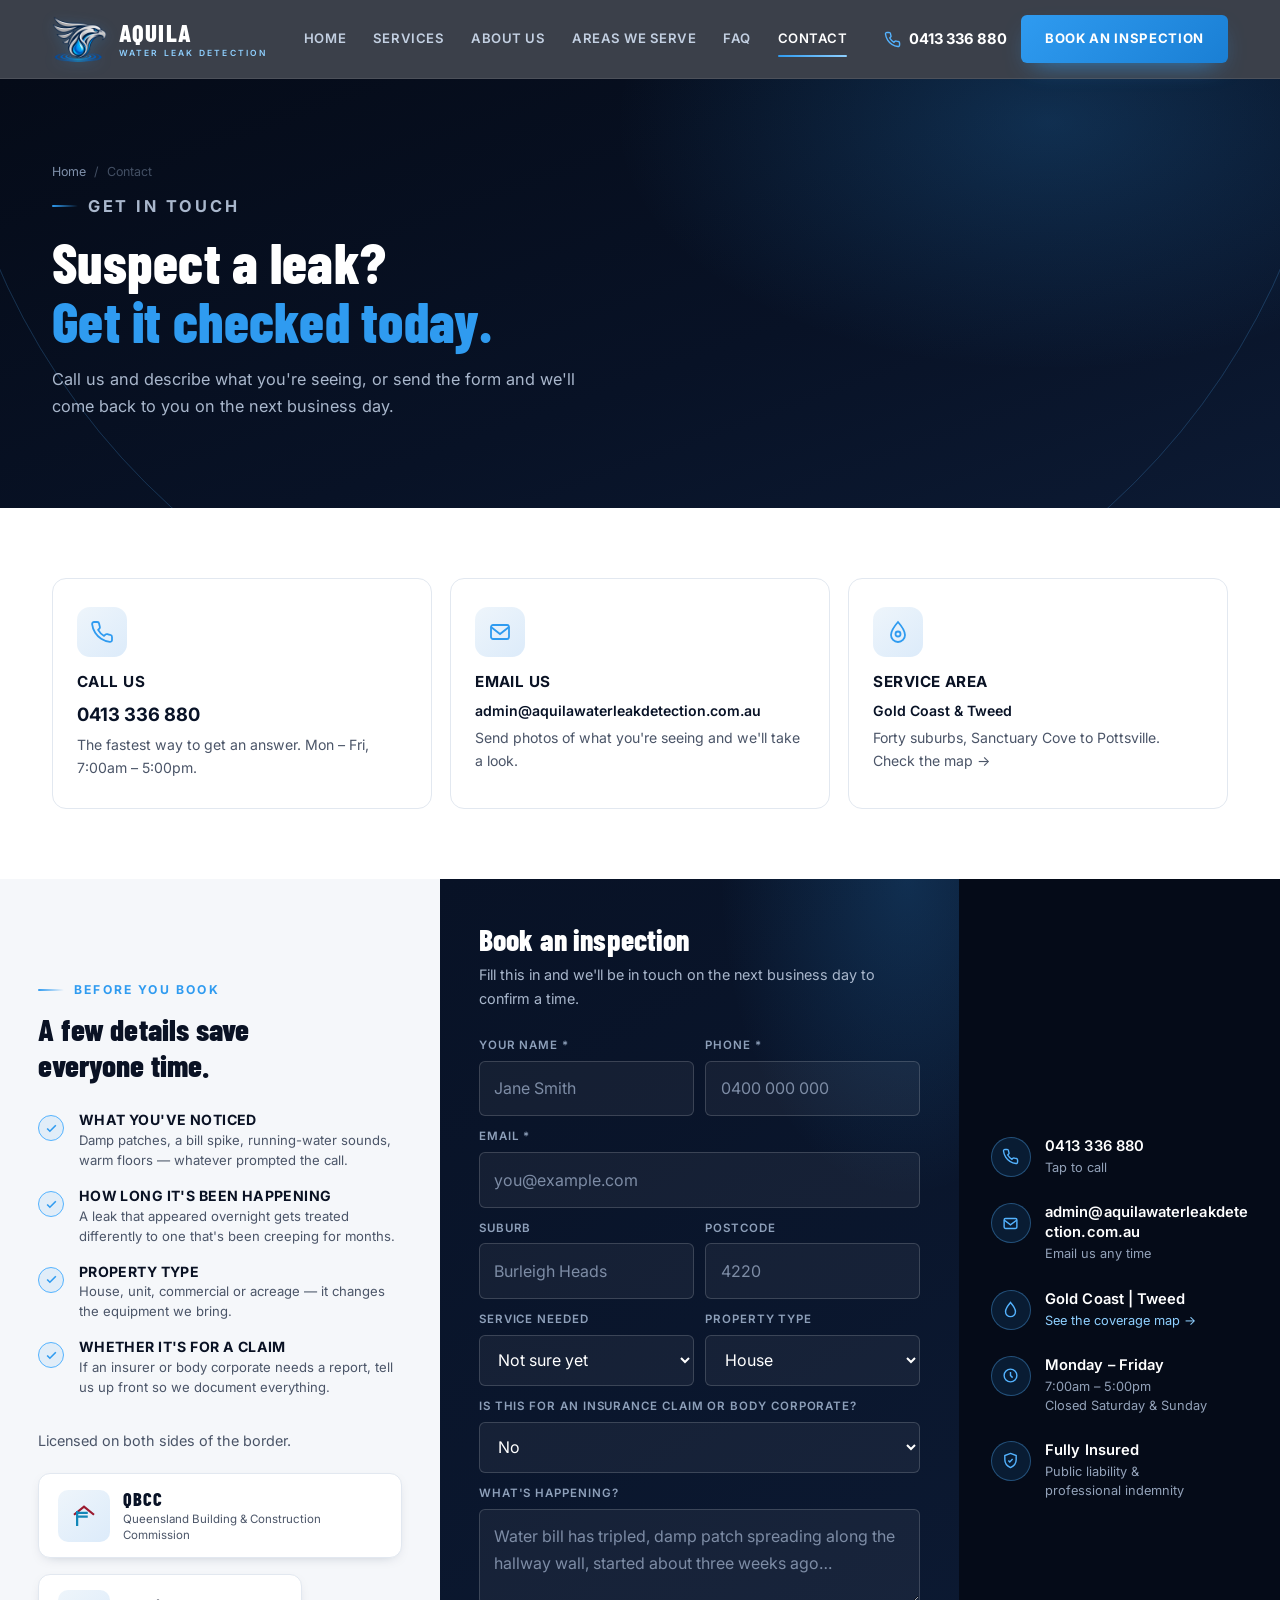
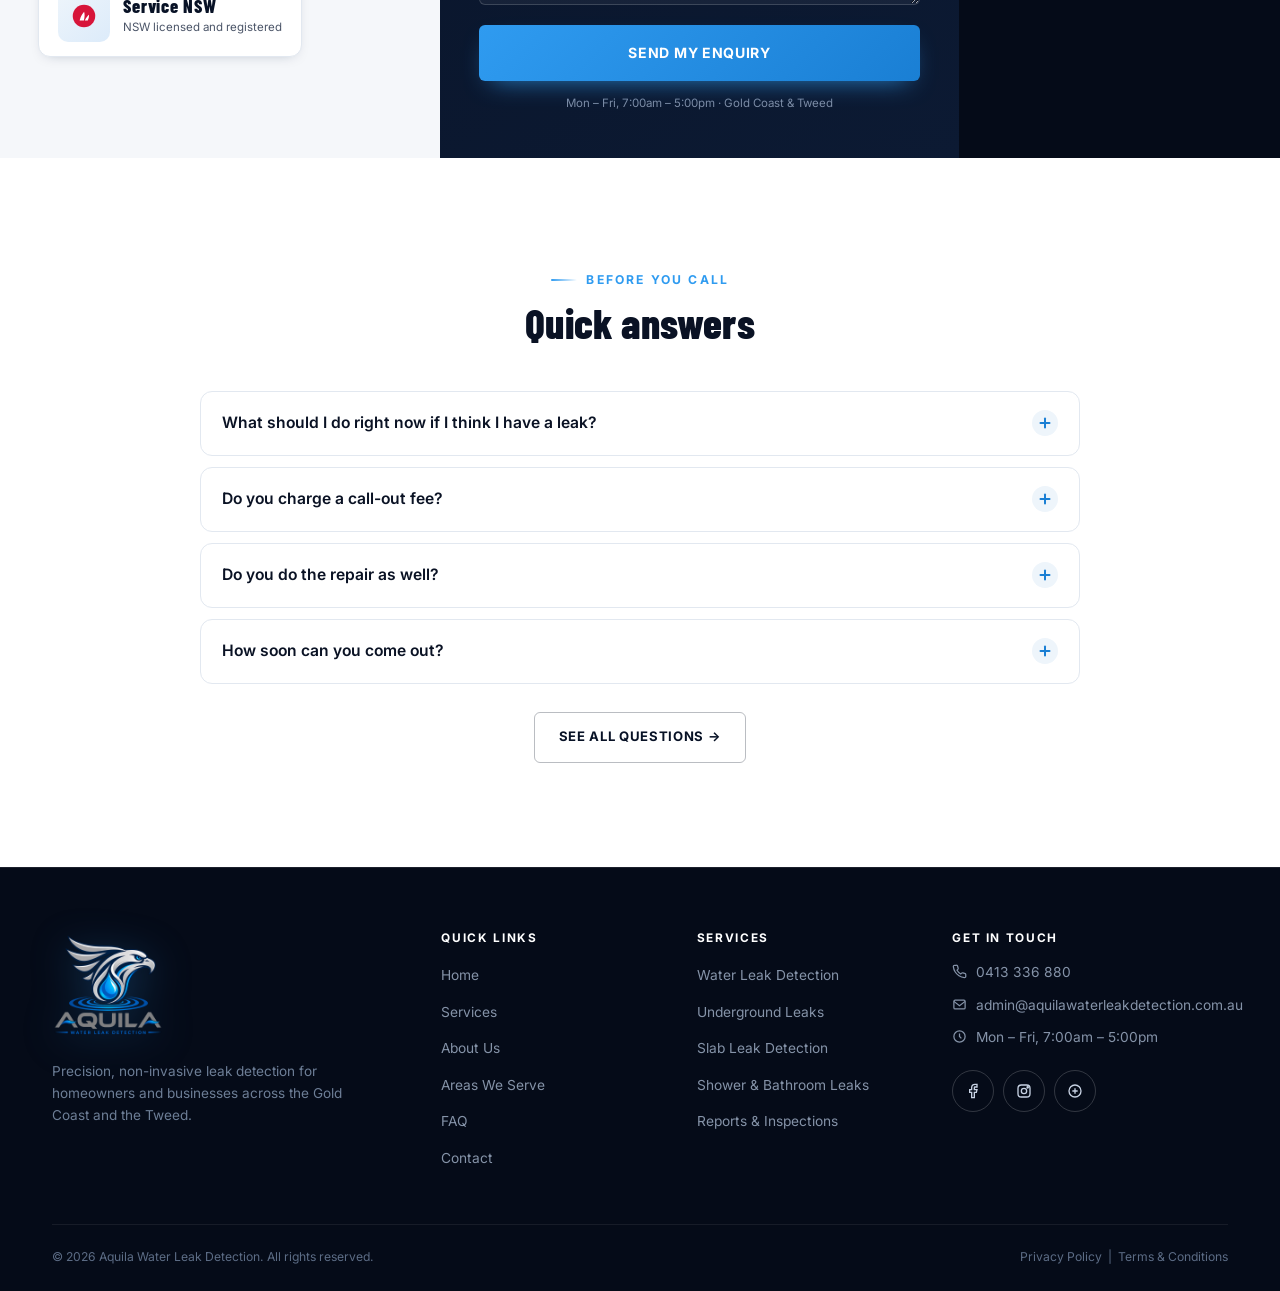
<file: contact.html>
<!DOCTYPE html>
<html lang="en-AU">
<head>
<meta charset="UTF-8">
<meta name="viewport" content="width=device-width, initial-scale=1, viewport-fit=cover">
<meta name="theme-color" content="#050b18">
<title>Contact &amp; Book an Inspection | Aquila Water Leak Detection</title>
<meta name="description" content="Book a leak detection inspection on the Gold Coast or the Tweed. Call 0413 336 880 or send an enquiry. Bookings Monday to Friday, 7:00am – 5:00pm.">
<link rel="icon" href="assets/img/logo-mark.png">
<link rel="preconnect" href="https://fonts.googleapis.com">
<link rel="preconnect" href="https://fonts.gstatic.com" crossorigin>
<link href="https://fonts.googleapis.com/css2?family=Barlow+Condensed:wght@600;700;800&family=Inter:wght@400;500;600;700&display=swap" rel="stylesheet">
<link rel="stylesheet" href="assets/css/style.css">
</head>
<body>

<div class="scroll-progress" aria-hidden="true"></div>

<header class="site-header">
  <div class="header-inner">
    <a href="index.html" class="logo" aria-label="Aquila Water Leak Detection — home">
      <img class="logo-mark" src="assets/img/logo-mark.png" alt="" width="520" height="432">
      <span class="logotext"><span class="name">AQUILA</span><span class="tag">WATER LEAK DETECTION</span></span>
    </a>
    <nav class="main-nav" aria-label="Primary">
      <a href="index.html">Home</a>
      <a href="services.html">Services</a>
      <a href="about.html">About Us</a>
      <a href="areas.html">Areas We Serve</a>
      <a href="faq.html">FAQ</a>
      <a href="contact.html" aria-current="page">Contact</a>
    </nav>
    <div class="header-right">
      <a href="tel:0413336880" class="phone-chip">
        <svg width="17" height="17" viewBox="0 0 24 24" fill="none" stroke="#54b3ff" stroke-width="2" stroke-linecap="round" stroke-linejoin="round"><path d="M22 16.92v3a2 2 0 0 1-2.18 2 19.79 19.79 0 0 1-8.63-3.07 19.5 19.5 0 0 1-6-6 19.79 19.79 0 0 1-3.07-8.67A2 2 0 0 1 4.11 2h3a2 2 0 0 1 2 1.72c.13.96.36 1.9.7 2.81a2 2 0 0 1-.45 2.11L8.09 9.91a16 16 0 0 0 6 6l1.27-1.27a2 2 0 0 1 2.11-.45c.9.34 1.85.57 2.81.7A2 2 0 0 1 22 16.92z"/></svg>
        <span>0413 336 880</span>
      </a>
      <a href="#book" class="btn btn-primary">Book an Inspection</a>
      <button class="nav-toggle" aria-label="Open menu" aria-expanded="false" aria-controls="mobileDrawer"><span></span></button>
    </div>
  </div>
</header>

<div class="mobile-drawer" id="mobileDrawer" aria-hidden="true">
  <nav aria-label="Mobile">
    <a href="index.html">Home <svg width="18" height="18" viewBox="0 0 24 24" fill="none" stroke="currentColor" stroke-width="2"><path d="M5 12h14M13 6l6 6-6 6"/></svg></a>
    <a href="services.html">Services <svg width="18" height="18" viewBox="0 0 24 24" fill="none" stroke="currentColor" stroke-width="2"><path d="M5 12h14M13 6l6 6-6 6"/></svg></a>
    <a href="about.html">About Us <svg width="18" height="18" viewBox="0 0 24 24" fill="none" stroke="currentColor" stroke-width="2"><path d="M5 12h14M13 6l6 6-6 6"/></svg></a>
    <a href="areas.html">Areas We Serve <svg width="18" height="18" viewBox="0 0 24 24" fill="none" stroke="currentColor" stroke-width="2"><path d="M5 12h14M13 6l6 6-6 6"/></svg></a>
    <a href="faq.html">FAQ <svg width="18" height="18" viewBox="0 0 24 24" fill="none" stroke="currentColor" stroke-width="2"><path d="M5 12h14M13 6l6 6-6 6"/></svg></a>
    <a href="contact.html" aria-current="page">Contact <svg width="18" height="18" viewBox="0 0 24 24" fill="none" stroke="currentColor" stroke-width="2"><path d="M5 12h14M13 6l6 6-6 6"/></svg></a>
  </nav>
  <div class="drawer-foot">
    <a href="tel:0413336880" class="btn btn-primary btn-lg btn-block">Call 0413 336 880</a>
    <a href="#book" class="btn btn-outline btn-lg btn-block">Book an Inspection</a>
    <div class="drawer-meta"><span>Mon – Fri, 7:00am – 5:00pm</span><span>Gold Coast &amp; Tweed</span></div>
  </div>
</div>

<main>

<section class="page-hero">
  <div class="hero-rings" aria-hidden="true"><span></span><span></span><span></span></div>
  <div class="wrap">
    <div class="crumbs reveal"><a href="index.html">Home</a><span>/</span><span>Contact</span></div>
    <p class="eyebrow reveal">Get In Touch</p>
    <h1 class="reveal" data-d="1">Suspect a leak?<br><span class="accent">Get it checked today.</span></h1>
    <p class="reveal" data-d="2">Call us and describe what you're seeing, or send the form and we'll come back to you on the next business day.</p>
  </div>
</section>

<!-- ===== QUICK CONTACT CARDS ===== -->
<section class="section--tight">
  <div class="wrap">
    <div class="card-grid">
      <a class="vcard reveal" href="tel:0413336880">
        <div class="vicon"><svg width="24" height="24" viewBox="0 0 24 24" fill="none" stroke="#2f9bf0" stroke-width="1.8" stroke-linecap="round" stroke-linejoin="round"><path d="M22 16.92v3a2 2 0 0 1-2.18 2 19.79 19.79 0 0 1-8.63-3.07 19.5 19.5 0 0 1-6-6 19.79 19.79 0 0 1-3.07-8.67A2 2 0 0 1 4.11 2h3a2 2 0 0 1 2 1.72c.13.96.36 1.9.7 2.81a2 2 0 0 1-.45 2.11L8.09 9.91a16 16 0 0 0 6 6l1.27-1.27a2 2 0 0 1 2.11-.45c.9.34 1.85.57 2.81.7A2 2 0 0 1 22 16.92z"/></svg></div>
        <h3>Call Us</h3>
        <p style="font-size:1.15rem;font-weight:700;color:var(--navy-900);margin-bottom:.25rem;">0413 336 880</p>
        <p>The fastest way to get an answer. Mon – Fri, 7:00am – 5:00pm.</p>
      </a>
      <a class="vcard reveal" data-d="1" href="mailto:admin@aquilawaterleakdetection.com.au">
        <div class="vicon"><svg width="24" height="24" viewBox="0 0 24 24" fill="none" stroke="#2f9bf0" stroke-width="1.8"><rect x="3" y="5" width="18" height="14" rx="2"/><path d="M3 7l9 7 9-7"/></svg></div>
        <h3>Email Us</h3>
        <p style="font-weight:600;color:var(--navy-900);margin-bottom:.25rem;word-break:break-word;">admin@aquilawaterleakdetection.com.au</p>
        <p>Send photos of what you're seeing and we'll take a look.</p>
      </a>
      <a class="vcard reveal" data-d="2" href="areas.html">
        <div class="vicon"><svg width="24" height="24" viewBox="0 0 24 24" fill="none" stroke="#2f9bf0" stroke-width="1.8"><path d="M12 2s7 8 7 13a7 7 0 1 1-14 0c0-5 7-13 7-13z"/><circle cx="12" cy="14" r="2.5"/></svg></div>
        <h3>Service Area</h3>
        <p style="font-weight:600;color:var(--navy-900);margin-bottom:.25rem;">Gold Coast &amp; Tweed</p>
        <p>Forty suburbs, Sanctuary Cove to Pottsville. Check the map →</p>
      </a>
    </div>
  </div>
</section>

<!-- ===== BOOKING FORM ===== -->
<section class="trust-section bg-paper" id="book">
  <div class="trust-grid">
    <div class="trust-left">
      <p class="eyebrow reveal">Before You Book</p>
      <h2 class="reveal" data-d="1">A few details save everyone time.</h2>
      <ul class="check-list reveal" data-d="2" style="margin-bottom:2rem;">
        <li><div class="tick"><svg width="13" height="13" viewBox="0 0 24 24" fill="none" stroke="#2f9bf0" stroke-width="3"><path d="M20 6L9 17l-5-5"/></svg></div>
          <div><h3>What you've noticed</h3><p style="color:var(--ink-600)">Damp patches, a bill spike, running-water sounds, warm floors — whatever prompted the call.</p></div></li>
        <li><div class="tick"><svg width="13" height="13" viewBox="0 0 24 24" fill="none" stroke="#2f9bf0" stroke-width="3"><path d="M20 6L9 17l-5-5"/></svg></div>
          <div><h3>How long it's been happening</h3><p style="color:var(--ink-600)">A leak that appeared overnight gets treated differently to one that's been creeping for months.</p></div></li>
        <li><div class="tick"><svg width="13" height="13" viewBox="0 0 24 24" fill="none" stroke="#2f9bf0" stroke-width="3"><path d="M20 6L9 17l-5-5"/></svg></div>
          <div><h3>Property type</h3><p style="color:var(--ink-600)">House, unit, commercial or acreage — it changes the equipment we bring.</p></div></li>
        <li><div class="tick"><svg width="13" height="13" viewBox="0 0 24 24" fill="none" stroke="#2f9bf0" stroke-width="3"><path d="M20 6L9 17l-5-5"/></svg></div>
          <div><h3>Whether it's for a claim</h3><p style="color:var(--ink-600)">If an insurer or body corporate needs a report, tell us up front so we document everything.</p></div></li>
      </ul>
      <p class="reveal" data-d="3" style="color:var(--ink-600);font-size:.9rem;margin-bottom:1.25rem;">Licensed on both sides of the border.</p>
      <div class="cred-grid reveal" data-d="3">
        <div class="cred">
          <div class="cred-logo">
            <svg width="30" height="30" viewBox="0 0 24 24" fill="none" stroke="#9b1b30" stroke-width="1.8"><path d="M4 11l8-6.5 8 6.5"/><path d="M7 9.5h8M7 12.5h8" stroke="#1287b8"/><path d="M6.5 8v12" stroke="#1287b8"/></svg>
          </div>
          <div class="cred-text"><b>QBCC</b><span>Queensland Building &amp; Construction Commission</span></div>
        </div>
        <div class="cred">
          <div class="cred-logo">
            <svg width="30" height="30" viewBox="0 0 24 24" fill="none"><circle cx="12" cy="12" r="9" fill="#d7153a"/><path d="M8.5 15.5c1-3.6 2.4-5.6 3.6-6.9.5 1.6.6 4-.2 6.9zM12.6 15.5c1.4-2.6 2.5-3.9 3.4-4.6.1 1.3-.2 2.9-1 4.6z" fill="#fff"/></svg>
          </div>
          <div class="cred-text"><b>Service NSW</b><span>NSW licensed and registered</span></div>
        </div>
      </div>
    </div>

    <div class="contact-cta">
      <h2>Book an inspection</h2>
      <p>Fill this in and we'll be in touch on the next business day to confirm a time.</p>
      <!-- Posts natively to FormSubmit if JS is off or the fetch fails.
           The endpoint is also set in assets/js/main.js — change both to move relay. -->
      <form data-contact novalidate method="POST" action="https://formsubmit.co/admin@aquilawaterleakdetection.com.au">
        <input type="hidden" name="_subject" value="Website enquiry — Aquila Water Leak Detection">
        <input type="hidden" name="_template" value="table">
        <input type="hidden" name="_captcha" value="false">
        <input type="hidden" name="_next" data-next="thank-you.html" value="">
        <div class="form-row">
          <div class="field"><label for="c-name">Your name *</label><input id="c-name" type="text" name="name" autocomplete="name" placeholder="Jane Smith" required></div>
          <div class="field"><label for="c-phone">Phone *</label><input id="c-phone" type="tel" name="phone" autocomplete="tel" placeholder="0400 000 000" required></div>
        </div>
        <div class="field"><label for="c-email">Email *</label><input id="c-email" type="email" name="email" autocomplete="email" placeholder="you@example.com" required></div>
        <div class="form-row">
          <div class="field"><label for="c-suburb">Suburb</label><input id="c-suburb" type="text" name="suburb" autocomplete="address-level2" placeholder="Burleigh Heads"></div>
          <div class="field"><label for="c-postcode">Postcode</label><input id="c-postcode" type="text" name="postcode" autocomplete="postal-code" inputmode="numeric" placeholder="4220"></div>
        </div>
        <div class="form-row">
          <div class="field"><label for="c-service">Service needed</label>
            <select id="c-service" name="service">
              <option>Not sure yet</option>
              <option>Water leak detection</option>
              <option>Underground leaks</option>
              <option>Slab leak detection</option>
              <option>Shower &amp; bathroom leaks</option>
              <option>Reports &amp; inspections</option>
            </select>
          </div>
          <div class="field"><label for="c-property">Property type</label>
            <select id="c-property" name="property">
              <option>House</option>
              <option>Unit or apartment</option>
              <option>Townhouse / duplex</option>
              <option>Commercial premises</option>
              <option>Acreage or rural</option>
            </select>
          </div>
        </div>
        <div class="field"><label for="c-claim">Is this for an insurance claim or body corporate?</label>
          <select id="c-claim" name="claim">
            <option>No</option>
            <option>Yes — insurance claim</option>
            <option>Yes — body corporate / strata</option>
            <option>Yes — real estate or pre-purchase</option>
          </select>
        </div>
        <div class="field"><label for="c-msg">What's happening?</label><textarea id="c-msg" name="message" placeholder="Water bill has tripled, damp patch spreading along the hallway wall, started about three weeks ago…"></textarea></div>
        <div class="hp-field" aria-hidden="true"><label for="c-honey">Leave this empty</label><input id="c-honey" type="text" name="_honey" tabindex="-1" autocomplete="off"></div>
        <button type="submit" class="btn btn-primary btn-block btn-lg" data-label="Send My Enquiry">Send My Enquiry</button>
        <p class="form-note">Mon – Fri, 7:00am – 5:00pm · Gold Coast &amp; Tweed</p>
      </form>
    </div>

    <div class="contact-info">
      <div class="ci-item">
        <div class="ci-icon"><svg width="17" height="17" viewBox="0 0 24 24" fill="none" stroke="#54b3ff" stroke-width="2" stroke-linecap="round" stroke-linejoin="round"><path d="M22 16.92v3a2 2 0 0 1-2.18 2 19.79 19.79 0 0 1-8.63-3.07 19.5 19.5 0 0 1-6-6 19.79 19.79 0 0 1-3.07-8.67A2 2 0 0 1 4.11 2h3a2 2 0 0 1 2 1.72c.13.96.36 1.9.7 2.81a2 2 0 0 1-.45 2.11L8.09 9.91a16 16 0 0 0 6 6l1.27-1.27a2 2 0 0 1 2.11-.45c.9.34 1.85.57 2.81.7A2 2 0 0 1 22 16.92z"/></svg></div>
        <div><h3><a href="tel:0413336880">0413 336 880</a></h3><p>Tap to call</p></div>
      </div>
      <div class="ci-item">
        <div class="ci-icon"><svg width="17" height="17" viewBox="0 0 24 24" fill="none" stroke="#54b3ff" stroke-width="2"><rect x="3" y="5" width="18" height="14" rx="2"/><path d="M3 7l9 7 9-7"/></svg></div>
        <div><h3><a href="mailto:admin@aquilawaterleakdetection.com.au">admin@aquilawaterleakdetection.com.au</a></h3><p>Email us any time</p></div>
      </div>
      <div class="ci-item">
        <div class="ci-icon"><svg width="17" height="17" viewBox="0 0 24 24" fill="none" stroke="#54b3ff" stroke-width="2"><path d="M12 2s7 8 7 13a7 7 0 1 1-14 0c0-5 7-13 7-13z"/></svg></div>
        <div><h3>Gold Coast | Tweed</h3><p><a href="areas.html" style="color:#8fd0ff;">See the coverage map →</a></p></div>
      </div>
      <div class="ci-item">
        <div class="ci-icon"><svg width="17" height="17" viewBox="0 0 24 24" fill="none" stroke="#54b3ff" stroke-width="2"><circle cx="12" cy="12" r="9"/><path d="M12 7v5l3 3"/></svg></div>
        <div><h3>Monday – Friday</h3><p>7:00am – 5:00pm<br>Closed Saturday &amp; Sunday</p></div>
      </div>
      <div class="ci-item">
        <div class="ci-icon"><svg width="17" height="17" viewBox="0 0 24 24" fill="none" stroke="#54b3ff" stroke-width="2"><path d="M12 2l8 3v6c0 5-3.5 9-8 11-4.5-2-8-6-8-11V5l8-3z"/><path d="M9 12l2 2 4-4"/></svg></div>
        <div><h3>Fully Insured</h3><p>Public liability &amp; professional indemnity</p></div>
      </div>
    </div>
  </div>
</section>

<!-- ===== MINI FAQ ===== -->
<section class="section">
  <div class="wrap center">
    <div class="section-head">
      <div class="reveal">
        <p class="eyebrow">Before You Call</p>
        <h2>Quick answers</h2>
      </div>
    </div>
    <div class="faq" style="text-align:left;">
      <div class="faq-item reveal">
        <button class="faq-q" aria-expanded="false">What should I do right now if I think I have a leak?<span class="faq-icon" aria-hidden="true"></span></button>
        <div class="faq-a"><p>Turn off every tap and water-using appliance, then check your water meter. If the dial is still moving, water is going somewhere it shouldn't. Take a photo of the meter reading, wait an hour, photograph it again — that's genuinely useful evidence for us and for an insurer.</p></div>
      </div>
      <div class="faq-item reveal" data-d="1">
        <button class="faq-q" aria-expanded="false">Do you charge a call-out fee?<span class="faq-icon" aria-hidden="true"></span></button>
        <div class="faq-a"><p>We quote up front before we come out, so you know the cost before anyone books a time. No hidden extras added afterwards.</p></div>
      </div>
      <div class="faq-item reveal" data-d="2">
        <button class="faq-q" aria-expanded="false">Do you do the repair as well?<span class="faq-icon" aria-hidden="true"></span></button>
        <div class="faq-a"><p>Our specialty is detection — finding the leak precisely so the repair is small and targeted. We'll give you and your plumber everything needed to fix it properly, and we're happy to talk them through the findings.</p></div>
      </div>
      <div class="faq-item reveal" data-d="3">
        <button class="faq-q" aria-expanded="false">How soon can you come out?<span class="faq-icon" aria-hidden="true"></span></button>
        <div class="faq-a"><p>It depends on the week, but we don't leave people waiting a fortnight. Call and we'll tell you the earliest realistic slot rather than an optimistic one.</p></div>
      </div>
    </div>
    <p class="reveal" style="margin-top:1.75rem;"><a href="faq.html" class="btn btn-dark-outline">See All Questions →</a></p>
  </div>
</section>

</main>

<footer class="site-footer">
  <div class="wrap">
    <div class="footer-grid">
      <div class="footer-brand">
        <a href="index.html"><img class="footer-logo" src="assets/img/logo-full.png" alt="Aquila Water Leak Detection" width="500" height="500" loading="lazy"></a>
        <p>Precision, non-invasive leak detection for homeowners and businesses across the Gold Coast and the Tweed.</p>
      </div>
      <div>
        <h3>Quick Links</h3>
        <ul>
          <li><a href="index.html">Home</a></li>
          <li><a href="services.html">Services</a></li>
          <li><a href="about.html">About Us</a></li>
          <li><a href="areas.html">Areas We Serve</a></li>
          <li><a href="faq.html">FAQ</a></li>
          <li><a href="contact.html">Contact</a></li>
        </ul>
      </div>
      <div>
        <h3>Services</h3>
        <ul>
          <li><a href="services.html#water-leak-detection">Water Leak Detection</a></li>
          <li><a href="services.html#underground-leaks">Underground Leaks</a></li>
          <li><a href="services.html#slab-leak-detection">Slab Leak Detection</a></li>
          <li><a href="services.html#shower-bathroom-leaks">Shower &amp; Bathroom Leaks</a></li>
          <li><a href="services.html#reports-inspections">Reports &amp; Inspections</a></li>
        </ul>
      </div>
      <div class="footer-social">
        <h3>Get In Touch</h3>
        <div class="footer-contact">
          <a href="tel:0413336880"><svg width="15" height="15" viewBox="0 0 24 24" fill="none" stroke="currentColor" stroke-width="2" style="margin-top:3px;flex-shrink:0"><path d="M22 16.92v3a2 2 0 0 1-2.18 2 19.79 19.79 0 0 1-8.63-3.07 19.5 19.5 0 0 1-6-6 19.79 19.79 0 0 1-3.07-8.67A2 2 0 0 1 4.11 2h3a2 2 0 0 1 2 1.72c.13.96.36 1.9.7 2.81a2 2 0 0 1-.45 2.11L8.09 9.91a16 16 0 0 0 6 6l1.27-1.27a2 2 0 0 1 2.11-.45c.9.34 1.85.57 2.81.7A2 2 0 0 1 22 16.92z"/></svg>0413 336 880</a>
          <a href="mailto:admin@aquilawaterleakdetection.com.au"><svg width="15" height="15" viewBox="0 0 24 24" fill="none" stroke="currentColor" stroke-width="2" style="margin-top:3px;flex-shrink:0"><rect x="3" y="5" width="18" height="14" rx="2"/><path d="M3 7l9 7 9-7"/></svg>admin@aquilawaterleakdetection.com.au</a>
          <span><svg width="15" height="15" viewBox="0 0 24 24" fill="none" stroke="currentColor" stroke-width="2" style="margin-top:3px;flex-shrink:0"><circle cx="12" cy="12" r="9"/><path d="M12 7v5l3 3"/></svg>Mon – Fri, 7:00am – 5:00pm</span>
        </div>
        <div class="social-row">
          <a href="#" aria-label="Facebook"><svg width="16" height="16" viewBox="0 0 24 24" fill="none" stroke="#c7d2e3" stroke-width="2"><path d="M18 2h-3a5 5 0 0 0-5 5v3H7v4h3v8h4v-8h3l1-4h-4V7a1 1 0 0 1 1-1h3z"/></svg></a>
          <a href="#" aria-label="Instagram"><svg width="16" height="16" viewBox="0 0 24 24" fill="none" stroke="#c7d2e3" stroke-width="2"><rect x="3" y="3" width="18" height="18" rx="5"/><circle cx="12" cy="12" r="4"/><circle cx="17.5" cy="6.5" r="1"/></svg></a>
          <a href="#" aria-label="Google Business Profile"><svg width="16" height="16" viewBox="0 0 24 24" fill="none" stroke="#c7d2e3" stroke-width="2"><circle cx="12" cy="12" r="9"/><path d="M8 12h8M12 8v8"/></svg></a>
        </div>
      </div>
    </div>
    <div class="footer-bottom">
      <span>&copy; <span data-year>2026</span> Aquila Water Leak Detection. All rights reserved.</span>
      <span><a href="privacy.html">Privacy Policy</a> &nbsp;|&nbsp; <a href="terms.html">Terms &amp; Conditions</a></span>
    </div>
  </div>
</footer>

<button class="to-top" aria-label="Back to top">
  <svg width="18" height="18" viewBox="0 0 24 24" fill="none" stroke="currentColor" stroke-width="2.5"><path d="M12 19V5M5 12l7-7 7 7"/></svg>
</button>

<div class="mobile-bar">
  <a class="call" href="tel:0413336880"><svg width="16" height="16" viewBox="0 0 24 24" fill="none" stroke="currentColor" stroke-width="2"><path d="M22 16.92v3a2 2 0 0 1-2.18 2 19.79 19.79 0 0 1-8.63-3.07 19.5 19.5 0 0 1-6-6 19.79 19.79 0 0 1-3.07-8.67A2 2 0 0 1 4.11 2h3a2 2 0 0 1 2 1.72c.13.96.36 1.9.7 2.81a2 2 0 0 1-.45 2.11L8.09 9.91a16 16 0 0 0 6 6l1.27-1.27a2 2 0 0 1 2.11-.45c.9.34 1.85.57 2.81.7A2 2 0 0 1 22 16.92z"/></svg>Call Now</a>
  <a class="book" href="#book"><svg width="16" height="16" viewBox="0 0 24 24" fill="none" stroke="currentColor" stroke-width="2"><rect x="3" y="4" width="18" height="18" rx="2"/><path d="M16 2v4M8 2v4M3 10h18"/></svg>Book</a>
</div>

<script src="assets/js/main.js"></script>
</body>
</html>
</file>
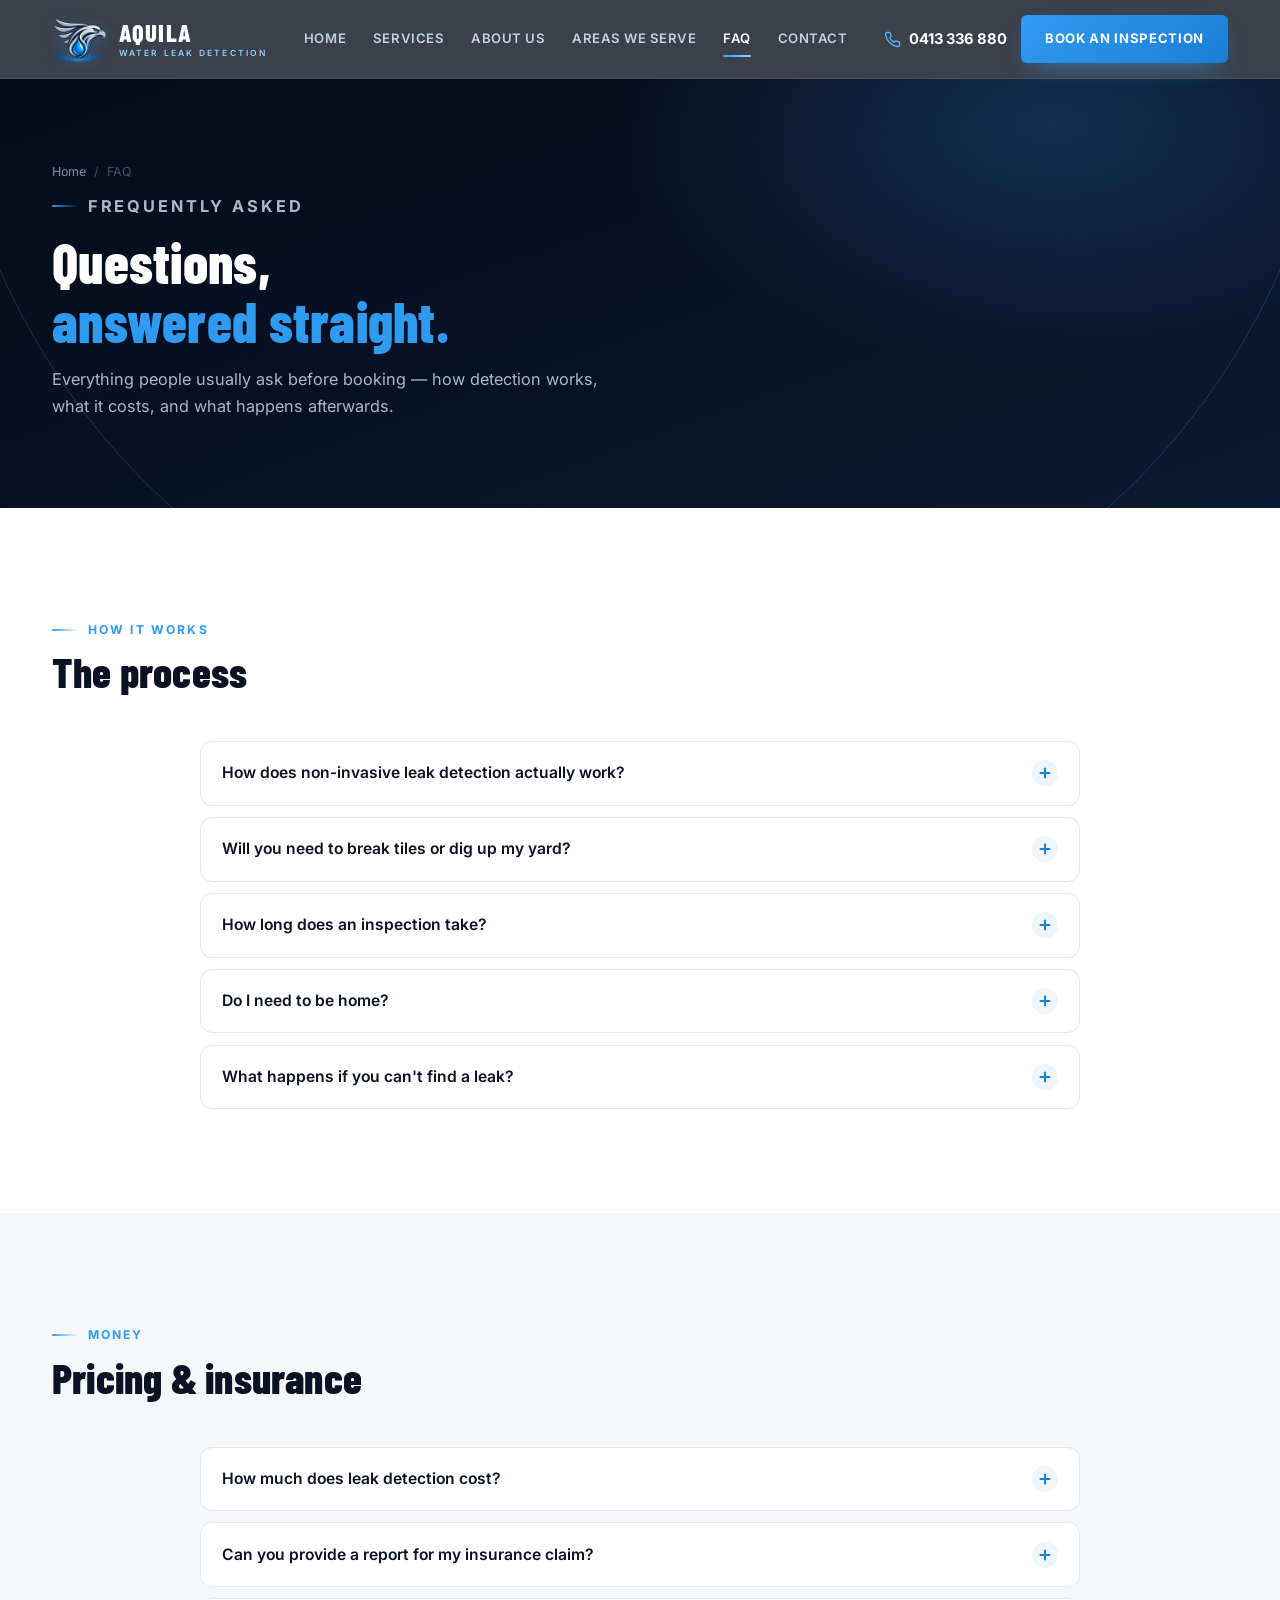
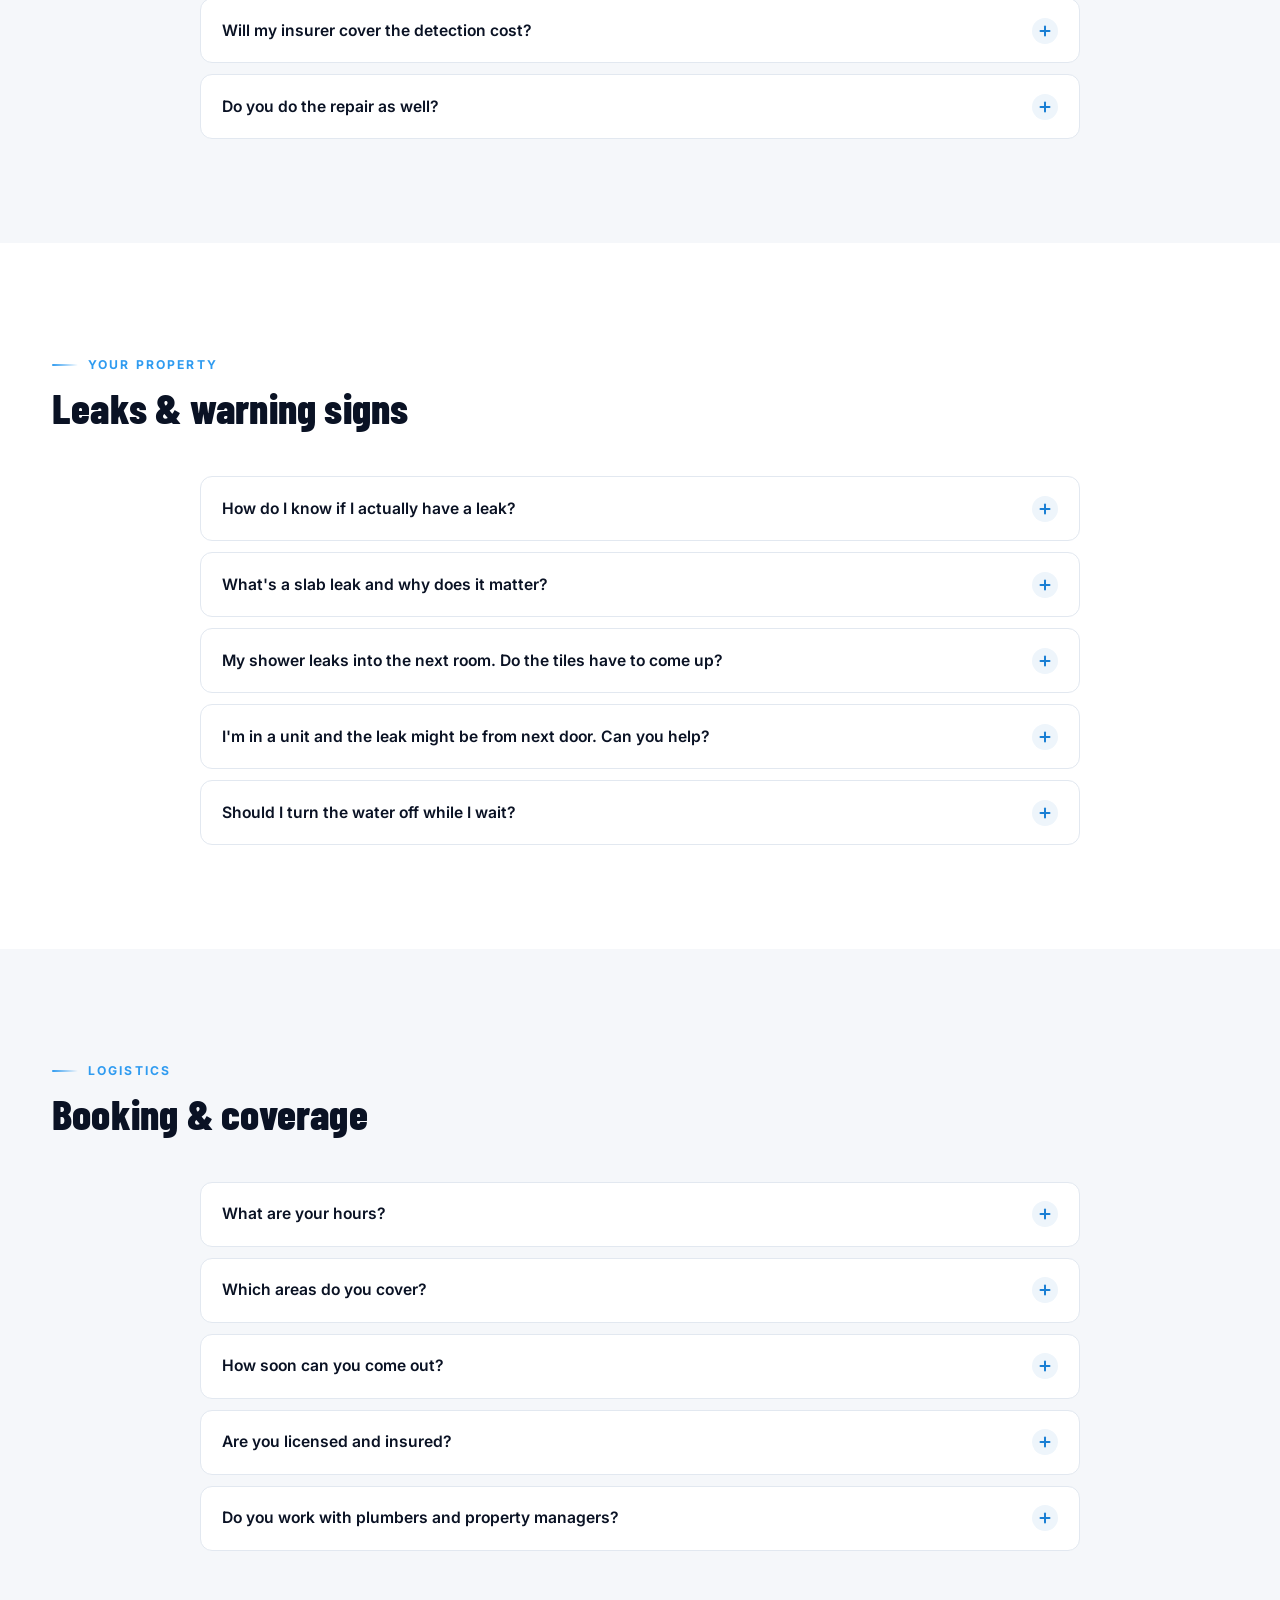
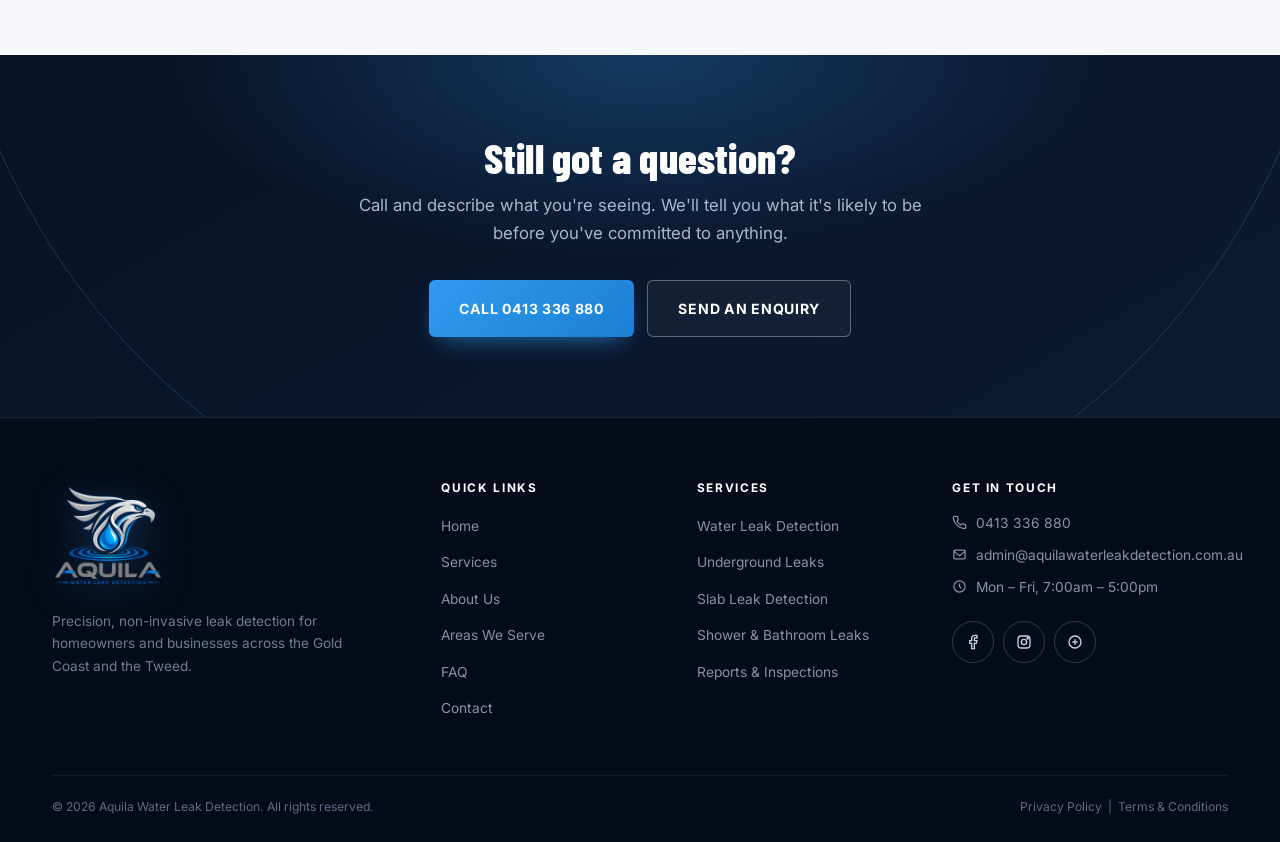
<file: faq.html>
<!DOCTYPE html>
<html lang="en-AU">
<head>
<meta charset="UTF-8">
<meta name="viewport" content="width=device-width, initial-scale=1, viewport-fit=cover">
<meta name="theme-color" content="#050b18">
<title>Frequently Asked Questions | Aquila Water Leak Detection</title>
<meta name="description" content="Common questions about non-invasive leak detection — how it works, what it costs, insurance reports, slab and shower leaks, and our service area.">
<link rel="icon" href="assets/img/logo-mark.png">
<link rel="preconnect" href="https://fonts.googleapis.com">
<link rel="preconnect" href="https://fonts.gstatic.com" crossorigin>
<link href="https://fonts.googleapis.com/css2?family=Barlow+Condensed:wght@600;700;800&family=Inter:wght@400;500;600;700&display=swap" rel="stylesheet">
<link rel="stylesheet" href="assets/css/style.css">
</head>
<body>

<div class="scroll-progress" aria-hidden="true"></div>

<header class="site-header">
  <div class="header-inner">
    <a href="index.html" class="logo" aria-label="Aquila Water Leak Detection — home">
      <img class="logo-mark" src="assets/img/logo-mark.png" alt="" width="520" height="432">
      <span class="logotext"><span class="name">AQUILA</span><span class="tag">WATER LEAK DETECTION</span></span>
    </a>
    <nav class="main-nav" aria-label="Primary">
      <a href="index.html">Home</a>
      <a href="services.html">Services</a>
      <a href="about.html">About Us</a>
      <a href="areas.html">Areas We Serve</a>
      <a href="faq.html" aria-current="page">FAQ</a>
      <a href="contact.html">Contact</a>
    </nav>
    <div class="header-right">
      <a href="tel:0413336880" class="phone-chip">
        <svg width="17" height="17" viewBox="0 0 24 24" fill="none" stroke="#54b3ff" stroke-width="2" stroke-linecap="round" stroke-linejoin="round"><path d="M22 16.92v3a2 2 0 0 1-2.18 2 19.79 19.79 0 0 1-8.63-3.07 19.5 19.5 0 0 1-6-6 19.79 19.79 0 0 1-3.07-8.67A2 2 0 0 1 4.11 2h3a2 2 0 0 1 2 1.72c.13.96.36 1.9.7 2.81a2 2 0 0 1-.45 2.11L8.09 9.91a16 16 0 0 0 6 6l1.27-1.27a2 2 0 0 1 2.11-.45c.9.34 1.85.57 2.81.7A2 2 0 0 1 22 16.92z"/></svg>
        <span>0413 336 880</span>
      </a>
      <a href="contact.html" class="btn btn-primary">Book an Inspection</a>
      <button class="nav-toggle" aria-label="Open menu" aria-expanded="false" aria-controls="mobileDrawer"><span></span></button>
    </div>
  </div>
</header>

<div class="mobile-drawer" id="mobileDrawer" aria-hidden="true">
  <nav aria-label="Mobile">
    <a href="index.html">Home <svg width="18" height="18" viewBox="0 0 24 24" fill="none" stroke="currentColor" stroke-width="2"><path d="M5 12h14M13 6l6 6-6 6"/></svg></a>
    <a href="services.html">Services <svg width="18" height="18" viewBox="0 0 24 24" fill="none" stroke="currentColor" stroke-width="2"><path d="M5 12h14M13 6l6 6-6 6"/></svg></a>
    <a href="about.html">About Us <svg width="18" height="18" viewBox="0 0 24 24" fill="none" stroke="currentColor" stroke-width="2"><path d="M5 12h14M13 6l6 6-6 6"/></svg></a>
    <a href="areas.html">Areas We Serve <svg width="18" height="18" viewBox="0 0 24 24" fill="none" stroke="currentColor" stroke-width="2"><path d="M5 12h14M13 6l6 6-6 6"/></svg></a>
    <a href="faq.html" aria-current="page">FAQ <svg width="18" height="18" viewBox="0 0 24 24" fill="none" stroke="currentColor" stroke-width="2"><path d="M5 12h14M13 6l6 6-6 6"/></svg></a>
    <a href="contact.html">Contact <svg width="18" height="18" viewBox="0 0 24 24" fill="none" stroke="currentColor" stroke-width="2"><path d="M5 12h14M13 6l6 6-6 6"/></svg></a>
  </nav>
  <div class="drawer-foot">
    <a href="tel:0413336880" class="btn btn-primary btn-lg btn-block">Call 0413 336 880</a>
    <a href="contact.html" class="btn btn-outline btn-lg btn-block">Book an Inspection</a>
    <div class="drawer-meta"><span>Mon – Fri, 7:00am – 5:00pm</span><span>Gold Coast &amp; Tweed</span></div>
  </div>
</div>

<main>

<section class="page-hero">
  <div class="hero-rings" aria-hidden="true"><span></span><span></span><span></span></div>
  <div class="wrap">
    <div class="crumbs reveal"><a href="index.html">Home</a><span>/</span><span>FAQ</span></div>
    <p class="eyebrow reveal">Frequently Asked</p>
    <h1 class="reveal" data-d="1">Questions,<br><span class="accent">answered straight.</span></h1>
    <p class="reveal" data-d="2">Everything people usually ask before booking — how detection works, what it costs, and what happens afterwards.</p>
  </div>
</section>

<!-- ===== THE PROCESS ===== -->
<section class="section">
  <div class="wrap">
    <div class="section-head"><div class="reveal">
      <p class="eyebrow">How It Works</p>
      <h2>The process</h2>
    </div></div>
    <div class="faq">
      <div class="faq-item reveal">
        <button class="faq-q" aria-expanded="false">How does non-invasive leak detection actually work?<span class="faq-icon" aria-hidden="true"></span></button>
        <div class="faq-a"><p>We combine acoustic listening equipment, thermal imaging, moisture meters and pressure testing. Each method rules areas in or out — acoustic gear hears water escaping under pressure, thermal imaging shows where it's travelling, moisture readings trace the wettest path, and pressure testing confirms which line is at fault. By the time we mark a spot, several independent methods agree on it.</p></div>
      </div>
      <div class="faq-item reveal" data-d="1">
        <button class="faq-q" aria-expanded="false">Will you need to break tiles or dig up my yard?<span class="faq-icon" aria-hidden="true"></span></button>
        <div class="faq-a"><p>Detection itself is non-invasive — that's the entire point. The repair that follows may need access, but because we pinpoint the location first, that access is small and targeted rather than exploratory. The difference is usually one neat cut instead of a trench.</p></div>
      </div>
      <div class="faq-item reveal" data-d="2">
        <button class="faq-q" aria-expanded="false">How long does an inspection take?<span class="faq-icon" aria-hidden="true"></span></button>
        <div class="faq-a"><p>Most residential inspections are done in a single visit. Larger properties, buried water mains and complex slab leaks can take longer. We'll give you a realistic time frame when you book rather than an optimistic one.</p></div>
      </div>
      <div class="faq-item reveal" data-d="3">
        <button class="faq-q" aria-expanded="false">Do I need to be home?<span class="faq-icon" aria-hidden="true"></span></button>
        <div class="faq-a"><p>Ideally yes, at least at the start — you know the property and what you've been noticing, and that context genuinely helps. If you can't be there, we can arrange access with an agent or tenant and walk you through the findings afterwards.</p></div>
      </div>
      <div class="faq-item reveal" data-d="4">
        <button class="faq-q" aria-expanded="false">What happens if you can't find a leak?<span class="faq-icon" aria-hidden="true"></span></button>
        <div class="faq-a"><p>Sometimes the answer is that there isn't a leak — the moisture is condensation, ground water, or a roof and guttering issue rather than plumbing. We'll tell you that plainly. Ruling a leak out with evidence is a legitimate result, and it's a lot cheaper than a plumber opening walls on a hunch.</p></div>
      </div>
    </div>
  </div>
</section>

<!-- ===== COSTS ===== -->
<section class="section bg-paper">
  <div class="wrap">
    <div class="section-head"><div class="reveal">
      <p class="eyebrow">Money</p>
      <h2>Pricing &amp; insurance</h2>
    </div></div>
    <div class="faq">
      <div class="faq-item reveal">
        <button class="faq-q" aria-expanded="false">How much does leak detection cost?<span class="faq-icon" aria-hidden="true"></span></button>
        <div class="faq-a"><p>It depends on the property and what's involved — a single bathroom is a different job to a buried main across an acreage block. We quote up front, before we come out, so you know the cost before committing. No hidden extras added afterwards.</p></div>
      </div>
      <div class="faq-item reveal" data-d="1">
        <button class="faq-q" aria-expanded="false">Can you provide a report for my insurance claim?<span class="faq-icon" aria-hidden="true"></span></button>
        <div class="faq-a"><p>Yes. We provide detailed written reports with photos, thermal images and a cause-of-damage assessment, prepared for insurers, real estate agents and body corporates. Tell us it's for a claim when you book so we document everything the assessor will want.</p></div>
      </div>
      <div class="faq-item reveal" data-d="2">
        <button class="faq-q" aria-expanded="false">Will my insurer cover the detection cost?<span class="faq-icon" aria-hidden="true"></span></button>
        <div class="faq-a"><p>Many home policies include cover for locating a leak as part of a water damage claim, but it varies by policy and insurer. Check your PDS or ask your insurer directly before booking — we can't tell you what your policy covers, but we can give you the documentation to claim it.</p></div>
      </div>
      <div class="faq-item reveal" data-d="3">
        <button class="faq-q" aria-expanded="false">Do you do the repair as well?<span class="faq-icon" aria-hidden="true"></span></button>
        <div class="faq-a"><p>Our specialty is detection. We locate the leak precisely and hand you and your plumber everything needed to fix it properly — including talking them through the findings if that helps. Keeping detection separate also means we've got no incentive to find a leak that isn't there.</p></div>
      </div>
    </div>
  </div>
</section>

<!-- ===== LEAKS ===== -->
<section class="section">
  <div class="wrap">
    <div class="section-head"><div class="reveal">
      <p class="eyebrow">Your Property</p>
      <h2>Leaks &amp; warning signs</h2>
    </div></div>
    <div class="faq">
      <div class="faq-item reveal">
        <button class="faq-q" aria-expanded="false">How do I know if I actually have a leak?<span class="faq-icon" aria-hidden="true"></span></button>
        <div class="faq-a"><p>Turn off every tap and water-using appliance, then watch your water meter. If the dial still moves, water is escaping somewhere. Other common signs: an unexplained bill spike, damp patches or bubbling paint, mould returning after cleaning, the sound of running water with everything off, warm spots on the floor, or pooling water outside when it hasn't rained.</p></div>
      </div>
      <div class="faq-item reveal" data-d="1">
        <button class="faq-q" aria-expanded="false">What's a slab leak and why does it matter?<span class="faq-icon" aria-hidden="true"></span></button>
        <div class="faq-a"><p>It's a leak in the plumbing running beneath a concrete slab. It matters because the water has nowhere obvious to go, so it saturates the ground under your foundation and works its way up through the slab. Left long enough it causes movement, cracking and floor damage — and the water bill climbs the whole time.</p></div>
      </div>
      <div class="faq-item reveal" data-d="2">
        <button class="faq-q" aria-expanded="false">My shower leaks into the next room. Do the tiles have to come up?<span class="faq-icon" aria-hidden="true"></span></button>
        <div class="faq-a"><p>Usually not, at least not to diagnose it. We test the shower base, the waste and the supply lines separately to identify which one is failing. Sometimes the fix is regrouting or resealing; sometimes it's the waterproofing membrane. Knowing which before anyone starts demolishing is what saves the money.</p></div>
      </div>
      <div class="faq-item reveal" data-d="3">
        <button class="faq-q" aria-expanded="false">I'm in a unit and the leak might be from next door. Can you help?<span class="faq-icon" aria-hidden="true"></span></button>
        <div class="faq-a"><p>Yes — this is one of the most common jobs we do. In stacked apartments the wet ceiling is rarely below the failing pipe. We can establish where the water is actually coming from and provide an independent written report, which is usually what settles the question with the body corporate.</p></div>
      </div>
      <div class="faq-item reveal" data-d="4">
        <button class="faq-q" aria-expanded="false">Should I turn the water off while I wait?<span class="faq-icon" aria-hidden="true"></span></button>
        <div class="faq-a"><p>If water is actively flowing and causing damage, yes — shut off at the meter and call a plumber for the emergency. For a slow hidden leak, leave it on. We need the system pressurised to find it, and turning it off for days beforehand doesn't help us.</p></div>
      </div>
    </div>
  </div>
</section>

<!-- ===== BOOKING ===== -->
<section class="section bg-paper">
  <div class="wrap">
    <div class="section-head"><div class="reveal">
      <p class="eyebrow">Logistics</p>
      <h2>Booking &amp; coverage</h2>
    </div></div>
    <div class="faq">
      <div class="faq-item reveal">
        <button class="faq-q" aria-expanded="false">What are your hours?<span class="faq-icon" aria-hidden="true"></span></button>
        <div class="faq-a"><p>We take bookings Monday to Friday, 7:00am to 5:00pm. Send an enquiry through the form any time and we'll come back to you on the next business day.</p></div>
      </div>
      <div class="faq-item reveal" data-d="1">
        <button class="faq-q" aria-expanded="false">Which areas do you cover?<span class="faq-icon" aria-hidden="true"></span></button>
        <div class="faq-a"><p>Forty suburbs across the Gold Coast and the Tweed, from Sanctuary Cove and Hope Island in the north down to Pottsville, plus Nerang, Mudgeeraba, Terranora and Murwillumbah inland. The <a href="areas.html">coverage map</a> lets you search your suburb or postcode. If you're just outside it, call anyway — it's our standard coverage, not a hard boundary.</p></div>
      </div>
      <div class="faq-item reveal" data-d="2">
        <button class="faq-q" aria-expanded="false">How soon can you come out?<span class="faq-icon" aria-hidden="true"></span></button>
        <div class="faq-a"><p>It varies week to week, but we don't leave people waiting a fortnight. Call and we'll tell you the earliest realistic slot.</p></div>
      </div>
      <div class="faq-item reveal" data-d="3">
        <button class="faq-q" aria-expanded="false">Are you licensed and insured?<span class="faq-icon" aria-hidden="true"></span></button>
        <div class="faq-a"><p>Yes. We carry public liability and professional indemnity cover, and hold the licensing required in both Queensland and New South Wales — our service area crosses the border, so both matter.</p></div>
      </div>
      <div class="faq-item reveal" data-d="4">
        <button class="faq-q" aria-expanded="false">Do you work with plumbers and property managers?<span class="faq-icon" aria-hidden="true"></span></button>
        <div class="faq-a"><p>Regularly. Plumbers call us in for the detection and get on with the repair; property managers and strata committees use us for independent findings when there's a dispute about where a leak is coming from.</p></div>
      </div>
    </div>
  </div>
</section>

<section class="cta-band">
  <div class="hero-rings" aria-hidden="true"><span></span><span></span><span></span></div>
  <div class="wrap">
    <h2 class="reveal">Still got a question?</h2>
    <p class="reveal" data-d="1">Call and describe what you're seeing. We'll tell you what it's likely to be before you've committed to anything.</p>
    <div class="cta-actions reveal" data-d="2">
      <a href="tel:0413336880" class="btn btn-primary btn-lg">Call 0413 336 880</a>
      <a href="contact.html" class="btn btn-outline btn-lg">Send an Enquiry</a>
    </div>
  </div>
</section>

</main>

<footer class="site-footer">
  <div class="wrap">
    <div class="footer-grid">
      <div class="footer-brand">
        <a href="index.html"><img class="footer-logo" src="assets/img/logo-full.png" alt="Aquila Water Leak Detection" width="500" height="500" loading="lazy"></a>
        <p>Precision, non-invasive leak detection for homeowners and businesses across the Gold Coast and the Tweed.</p>
      </div>
      <div>
        <h3>Quick Links</h3>
        <ul>
          <li><a href="index.html">Home</a></li>
          <li><a href="services.html">Services</a></li>
          <li><a href="about.html">About Us</a></li>
          <li><a href="areas.html">Areas We Serve</a></li>
          <li><a href="faq.html">FAQ</a></li>
          <li><a href="contact.html">Contact</a></li>
        </ul>
      </div>
      <div>
        <h3>Services</h3>
        <ul>
          <li><a href="services.html#water-leak-detection">Water Leak Detection</a></li>
          <li><a href="services.html#underground-leaks">Underground Leaks</a></li>
          <li><a href="services.html#slab-leak-detection">Slab Leak Detection</a></li>
          <li><a href="services.html#shower-bathroom-leaks">Shower &amp; Bathroom Leaks</a></li>
          <li><a href="services.html#reports-inspections">Reports &amp; Inspections</a></li>
        </ul>
      </div>
      <div class="footer-social">
        <h3>Get In Touch</h3>
        <div class="footer-contact">
          <a href="tel:0413336880"><svg width="15" height="15" viewBox="0 0 24 24" fill="none" stroke="currentColor" stroke-width="2" style="margin-top:3px;flex-shrink:0"><path d="M22 16.92v3a2 2 0 0 1-2.18 2 19.79 19.79 0 0 1-8.63-3.07 19.5 19.5 0 0 1-6-6 19.79 19.79 0 0 1-3.07-8.67A2 2 0 0 1 4.11 2h3a2 2 0 0 1 2 1.72c.13.96.36 1.9.7 2.81a2 2 0 0 1-.45 2.11L8.09 9.91a16 16 0 0 0 6 6l1.27-1.27a2 2 0 0 1 2.11-.45c.9.34 1.85.57 2.81.7A2 2 0 0 1 22 16.92z"/></svg>0413 336 880</a>
          <a href="mailto:admin@aquilawaterleakdetection.com.au"><svg width="15" height="15" viewBox="0 0 24 24" fill="none" stroke="currentColor" stroke-width="2" style="margin-top:3px;flex-shrink:0"><rect x="3" y="5" width="18" height="14" rx="2"/><path d="M3 7l9 7 9-7"/></svg>admin@aquilawaterleakdetection.com.au</a>
          <span><svg width="15" height="15" viewBox="0 0 24 24" fill="none" stroke="currentColor" stroke-width="2" style="margin-top:3px;flex-shrink:0"><circle cx="12" cy="12" r="9"/><path d="M12 7v5l3 3"/></svg>Mon – Fri, 7:00am – 5:00pm</span>
        </div>
        <div class="social-row">
          <a href="#" aria-label="Facebook"><svg width="16" height="16" viewBox="0 0 24 24" fill="none" stroke="#c7d2e3" stroke-width="2"><path d="M18 2h-3a5 5 0 0 0-5 5v3H7v4h3v8h4v-8h3l1-4h-4V7a1 1 0 0 1 1-1h3z"/></svg></a>
          <a href="#" aria-label="Instagram"><svg width="16" height="16" viewBox="0 0 24 24" fill="none" stroke="#c7d2e3" stroke-width="2"><rect x="3" y="3" width="18" height="18" rx="5"/><circle cx="12" cy="12" r="4"/><circle cx="17.5" cy="6.5" r="1"/></svg></a>
          <a href="#" aria-label="Google Business Profile"><svg width="16" height="16" viewBox="0 0 24 24" fill="none" stroke="#c7d2e3" stroke-width="2"><circle cx="12" cy="12" r="9"/><path d="M8 12h8M12 8v8"/></svg></a>
        </div>
      </div>
    </div>
    <div class="footer-bottom">
      <span>&copy; <span data-year>2026</span> Aquila Water Leak Detection. All rights reserved.</span>
      <span><a href="privacy.html">Privacy Policy</a> &nbsp;|&nbsp; <a href="terms.html">Terms &amp; Conditions</a></span>
    </div>
  </div>
</footer>

<button class="to-top" aria-label="Back to top">
  <svg width="18" height="18" viewBox="0 0 24 24" fill="none" stroke="currentColor" stroke-width="2.5"><path d="M12 19V5M5 12l7-7 7 7"/></svg>
</button>

<div class="mobile-bar">
  <a class="call" href="tel:0413336880"><svg width="16" height="16" viewBox="0 0 24 24" fill="none" stroke="currentColor" stroke-width="2"><path d="M22 16.92v3a2 2 0 0 1-2.18 2 19.79 19.79 0 0 1-8.63-3.07 19.5 19.5 0 0 1-6-6 19.79 19.79 0 0 1-3.07-8.67A2 2 0 0 1 4.11 2h3a2 2 0 0 1 2 1.72c.13.96.36 1.9.7 2.81a2 2 0 0 1-.45 2.11L8.09 9.91a16 16 0 0 0 6 6l1.27-1.27a2 2 0 0 1 2.11-.45c.9.34 1.85.57 2.81.7A2 2 0 0 1 22 16.92z"/></svg>Call Now</a>
  <a class="book" href="contact.html"><svg width="16" height="16" viewBox="0 0 24 24" fill="none" stroke="currentColor" stroke-width="2"><rect x="3" y="4" width="18" height="18" rx="2"/><path d="M16 2v4M8 2v4M3 10h18"/></svg>Book</a>
</div>

<script src="assets/js/main.js"></script>
</body>
</html>
</file>
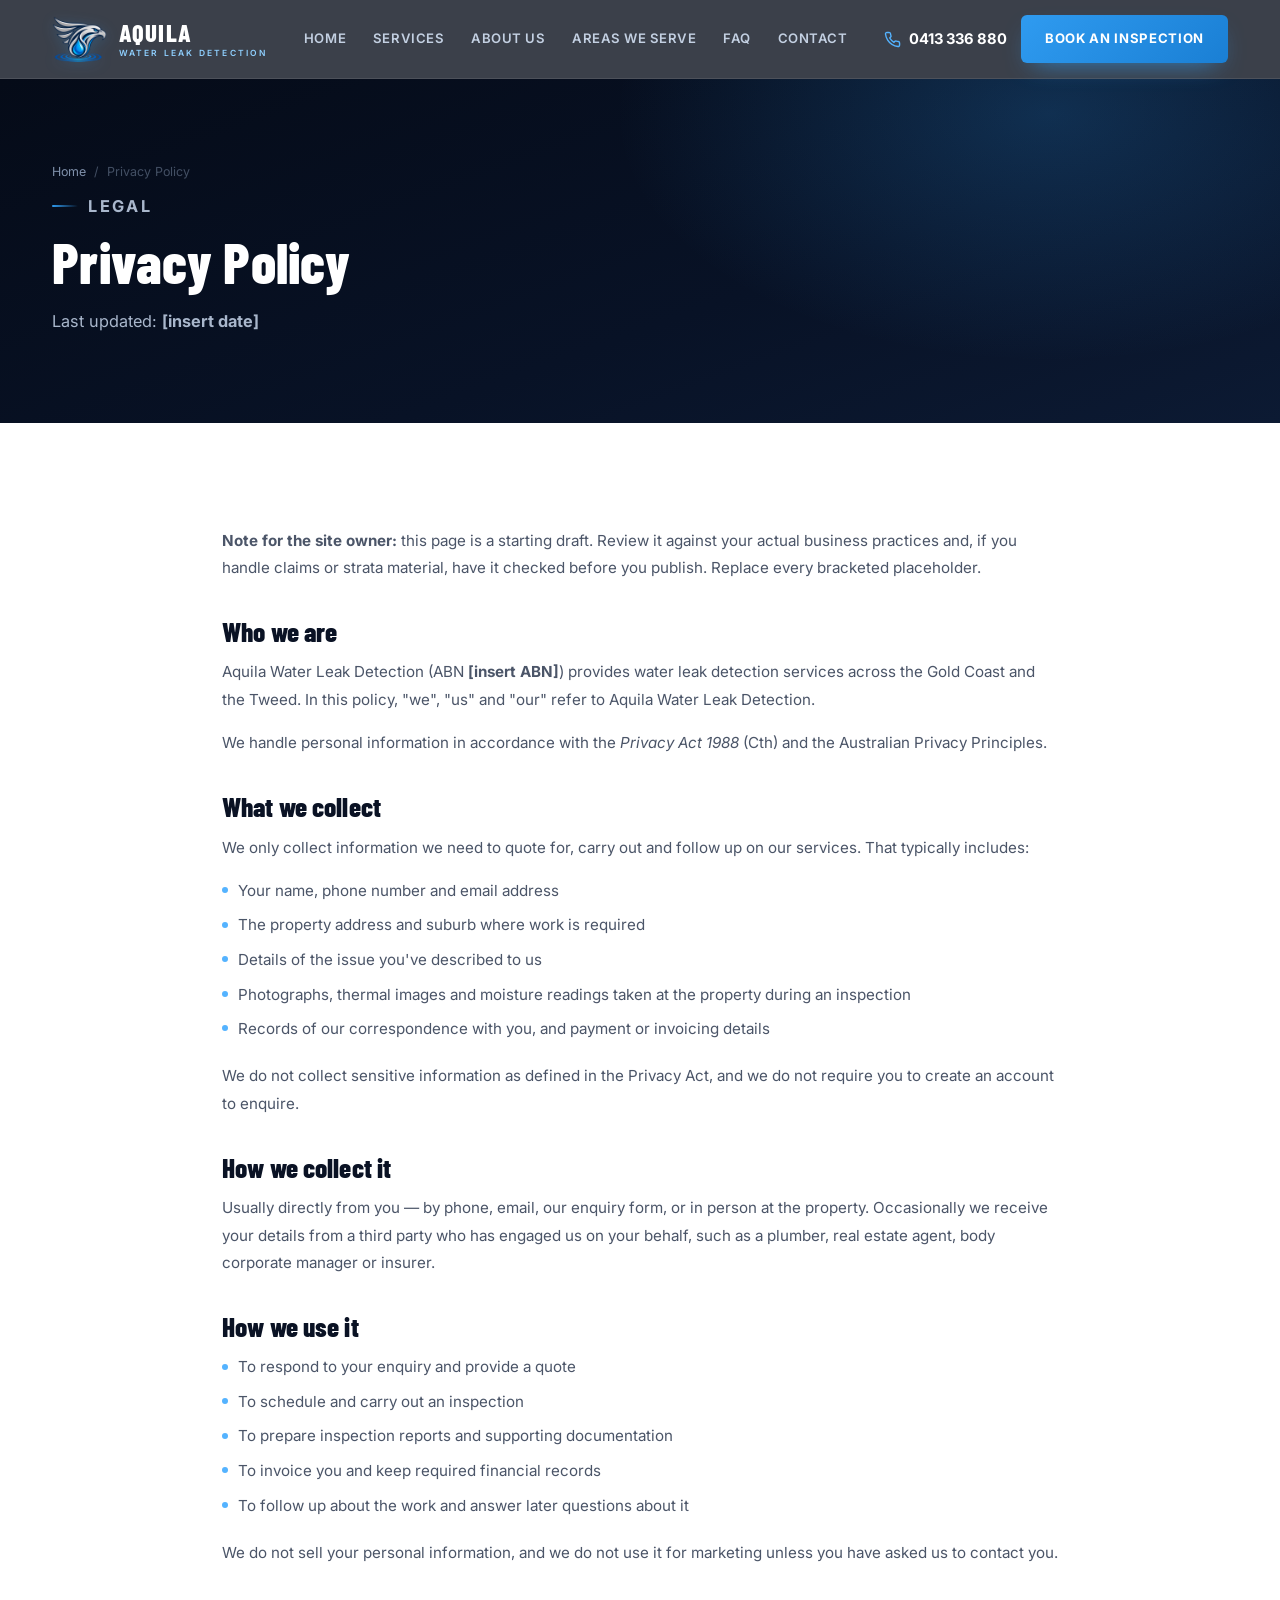
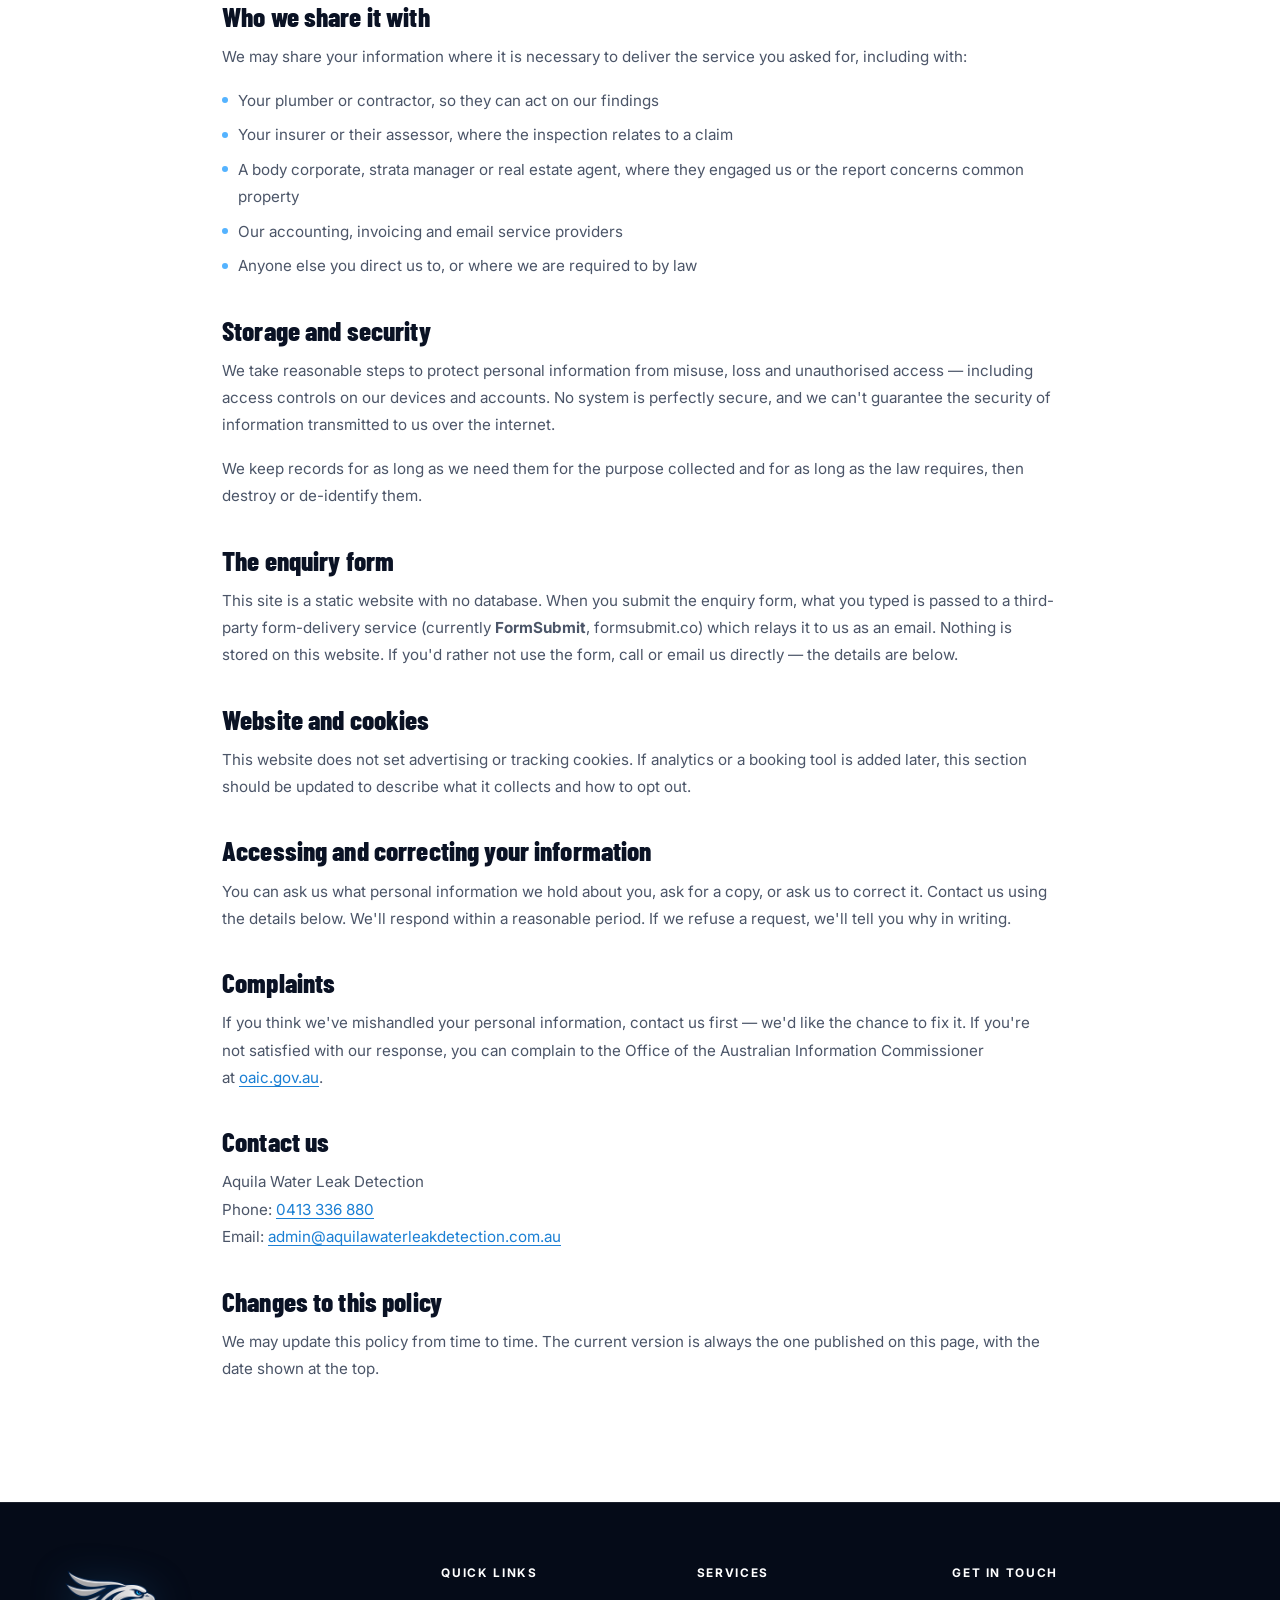
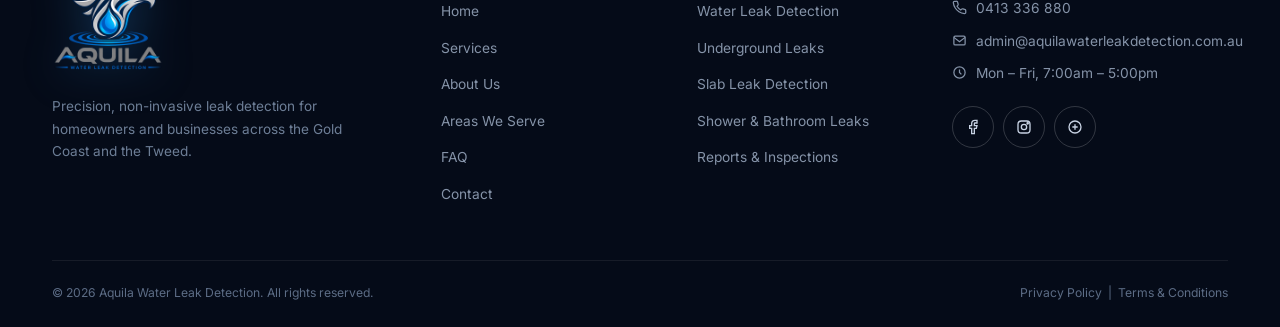
<file: privacy.html>
<!DOCTYPE html>
<html lang="en-AU">
<head>
<meta charset="UTF-8">
<meta name="viewport" content="width=device-width, initial-scale=1, viewport-fit=cover">
<meta name="theme-color" content="#050b18">
<title>Privacy Policy | Aquila Water Leak Detection</title>
<meta name="description" content="How Aquila Water Leak Detection collects, uses and protects your personal information.">
<meta name="robots" content="noindex">
<link rel="icon" href="assets/img/logo-mark.png">
<link rel="preconnect" href="https://fonts.googleapis.com">
<link rel="preconnect" href="https://fonts.gstatic.com" crossorigin>
<link href="https://fonts.googleapis.com/css2?family=Barlow+Condensed:wght@600;700;800&family=Inter:wght@400;500;600;700&display=swap" rel="stylesheet">
<link rel="stylesheet" href="assets/css/style.css">
</head>
<body>

<div class="scroll-progress" aria-hidden="true"></div>

<header class="site-header">
  <div class="header-inner">
    <a href="index.html" class="logo" aria-label="Aquila Water Leak Detection — home">
      <img class="logo-mark" src="assets/img/logo-mark.png" alt="" width="520" height="432">
      <span class="logotext"><span class="name">AQUILA</span><span class="tag">WATER LEAK DETECTION</span></span>
    </a>
    <nav class="main-nav" aria-label="Primary">
      <a href="index.html">Home</a>
      <a href="services.html">Services</a>
      <a href="about.html">About Us</a>
      <a href="areas.html">Areas We Serve</a>
      <a href="faq.html">FAQ</a>
      <a href="contact.html">Contact</a>
    </nav>
    <div class="header-right">
      <a href="tel:0413336880" class="phone-chip">
        <svg width="17" height="17" viewBox="0 0 24 24" fill="none" stroke="#54b3ff" stroke-width="2" stroke-linecap="round" stroke-linejoin="round"><path d="M22 16.92v3a2 2 0 0 1-2.18 2 19.79 19.79 0 0 1-8.63-3.07 19.5 19.5 0 0 1-6-6 19.79 19.79 0 0 1-3.07-8.67A2 2 0 0 1 4.11 2h3a2 2 0 0 1 2 1.72c.13.96.36 1.9.7 2.81a2 2 0 0 1-.45 2.11L8.09 9.91a16 16 0 0 0 6 6l1.27-1.27a2 2 0 0 1 2.11-.45c.9.34 1.85.57 2.81.7A2 2 0 0 1 22 16.92z"/></svg>
        <span>0413 336 880</span>
      </a>
      <a href="contact.html" class="btn btn-primary">Book an Inspection</a>
      <button class="nav-toggle" aria-label="Open menu" aria-expanded="false" aria-controls="mobileDrawer"><span></span></button>
    </div>
  </div>
</header>

<div class="mobile-drawer" id="mobileDrawer" aria-hidden="true">
  <nav aria-label="Mobile">
    <a href="index.html">Home <svg width="18" height="18" viewBox="0 0 24 24" fill="none" stroke="currentColor" stroke-width="2"><path d="M5 12h14M13 6l6 6-6 6"/></svg></a>
    <a href="services.html">Services <svg width="18" height="18" viewBox="0 0 24 24" fill="none" stroke="currentColor" stroke-width="2"><path d="M5 12h14M13 6l6 6-6 6"/></svg></a>
    <a href="about.html">About Us <svg width="18" height="18" viewBox="0 0 24 24" fill="none" stroke="currentColor" stroke-width="2"><path d="M5 12h14M13 6l6 6-6 6"/></svg></a>
    <a href="areas.html">Areas We Serve <svg width="18" height="18" viewBox="0 0 24 24" fill="none" stroke="currentColor" stroke-width="2"><path d="M5 12h14M13 6l6 6-6 6"/></svg></a>
    <a href="faq.html">FAQ <svg width="18" height="18" viewBox="0 0 24 24" fill="none" stroke="currentColor" stroke-width="2"><path d="M5 12h14M13 6l6 6-6 6"/></svg></a>
    <a href="contact.html">Contact <svg width="18" height="18" viewBox="0 0 24 24" fill="none" stroke="currentColor" stroke-width="2"><path d="M5 12h14M13 6l6 6-6 6"/></svg></a>
  </nav>
  <div class="drawer-foot">
    <a href="tel:0413336880" class="btn btn-primary btn-lg btn-block">Call 0413 336 880</a>
    <a href="contact.html" class="btn btn-outline btn-lg btn-block">Book an Inspection</a>
    <div class="drawer-meta"><span>Mon – Fri, 7:00am – 5:00pm</span><span>Gold Coast &amp; Tweed</span></div>
  </div>
</div>

<main>

<section class="page-hero">
  <div class="wrap">
    <div class="crumbs reveal"><a href="index.html">Home</a><span>/</span><span>Privacy Policy</span></div>
    <p class="eyebrow reveal">Legal</p>
    <h1 class="reveal" data-d="1">Privacy Policy</h1>
    <p class="reveal" data-d="2">Last updated: <strong>[insert date]</strong></p>
  </div>
</section>

<section class="section">
  <div class="wrap">
    <div class="prose reveal">
      <p><strong>Note for the site owner:</strong> this page is a starting draft. Review it against your actual business practices and, if you handle claims or strata material, have it checked before you publish. Replace every bracketed placeholder.</p>

      <h2>Who we are</h2>
      <p>Aquila Water Leak Detection (ABN <strong>[insert ABN]</strong>) provides water leak detection services across the Gold Coast and the Tweed. In this policy, "we", "us" and "our" refer to Aquila Water Leak Detection.</p>
      <p>We handle personal information in accordance with the <em>Privacy Act 1988</em> (Cth) and the Australian Privacy Principles.</p>

      <h2>What we collect</h2>
      <p>We only collect information we need to quote for, carry out and follow up on our services. That typically includes:</p>
      <ul>
        <li>Your name, phone number and email address</li>
        <li>The property address and suburb where work is required</li>
        <li>Details of the issue you've described to us</li>
        <li>Photographs, thermal images and moisture readings taken at the property during an inspection</li>
        <li>Records of our correspondence with you, and payment or invoicing details</li>
      </ul>
      <p>We do not collect sensitive information as defined in the Privacy Act, and we do not require you to create an account to enquire.</p>

      <h2>How we collect it</h2>
      <p>Usually directly from you — by phone, email, our enquiry form, or in person at the property. Occasionally we receive your details from a third party who has engaged us on your behalf, such as a plumber, real estate agent, body corporate manager or insurer.</p>

      <h2>How we use it</h2>
      <ul>
        <li>To respond to your enquiry and provide a quote</li>
        <li>To schedule and carry out an inspection</li>
        <li>To prepare inspection reports and supporting documentation</li>
        <li>To invoice you and keep required financial records</li>
        <li>To follow up about the work and answer later questions about it</li>
      </ul>
      <p>We do not sell your personal information, and we do not use it for marketing unless you have asked us to contact you.</p>

      <h2>Who we share it with</h2>
      <p>We may share your information where it is necessary to deliver the service you asked for, including with:</p>
      <ul>
        <li>Your plumber or contractor, so they can act on our findings</li>
        <li>Your insurer or their assessor, where the inspection relates to a claim</li>
        <li>A body corporate, strata manager or real estate agent, where they engaged us or the report concerns common property</li>
        <li>Our accounting, invoicing and email service providers</li>
        <li>Anyone else you direct us to, or where we are required to by law</li>
      </ul>

      <h2>Storage and security</h2>
      <p>We take reasonable steps to protect personal information from misuse, loss and unauthorised access — including access controls on our devices and accounts. No system is perfectly secure, and we can't guarantee the security of information transmitted to us over the internet.</p>
      <p>We keep records for as long as we need them for the purpose collected and for as long as the law requires, then destroy or de-identify them.</p>

      <h2>The enquiry form</h2>
      <p>This site is a static website with no database. When you submit the enquiry form, what you typed is passed to a third-party form-delivery service (currently <strong>FormSubmit</strong>, formsubmit.co) which relays it to us as an email. Nothing is stored on this website. If you'd rather not use the form, call or email us directly — the details are below.</p>

      <h2>Website and cookies</h2>
      <p>This website does not set advertising or tracking cookies. If analytics or a booking tool is added later, this section should be updated to describe what it collects and how to opt out.</p>

      <h2>Accessing and correcting your information</h2>
      <p>You can ask us what personal information we hold about you, ask for a copy, or ask us to correct it. Contact us using the details below. We'll respond within a reasonable period. If we refuse a request, we'll tell you why in writing.</p>

      <h2>Complaints</h2>
      <p>If you think we've mishandled your personal information, contact us first — we'd like the chance to fix it. If you're not satisfied with our response, you can complain to the Office of the Australian Information Commissioner at <a href="https://www.oaic.gov.au" rel="noopener">oaic.gov.au</a>.</p>

      <h2>Contact us</h2>
      <p>
        Aquila Water Leak Detection<br>
        Phone: <a href="tel:0413336880">0413 336 880</a><br>
        Email: <a href="mailto:admin@aquilawaterleakdetection.com.au">admin@aquilawaterleakdetection.com.au</a>
      </p>

      <h2>Changes to this policy</h2>
      <p>We may update this policy from time to time. The current version is always the one published on this page, with the date shown at the top.</p>
    </div>
  </div>
</section>

</main>

<footer class="site-footer">
  <div class="wrap">
    <div class="footer-grid">
      <div class="footer-brand">
        <a href="index.html"><img class="footer-logo" src="assets/img/logo-full.png" alt="Aquila Water Leak Detection" width="500" height="500" loading="lazy"></a>
        <p>Precision, non-invasive leak detection for homeowners and businesses across the Gold Coast and the Tweed.</p>
      </div>
      <div>
        <h3>Quick Links</h3>
        <ul>
          <li><a href="index.html">Home</a></li>
          <li><a href="services.html">Services</a></li>
          <li><a href="about.html">About Us</a></li>
          <li><a href="areas.html">Areas We Serve</a></li>
          <li><a href="faq.html">FAQ</a></li>
          <li><a href="contact.html">Contact</a></li>
        </ul>
      </div>
      <div>
        <h3>Services</h3>
        <ul>
          <li><a href="services.html#water-leak-detection">Water Leak Detection</a></li>
          <li><a href="services.html#underground-leaks">Underground Leaks</a></li>
          <li><a href="services.html#slab-leak-detection">Slab Leak Detection</a></li>
          <li><a href="services.html#shower-bathroom-leaks">Shower &amp; Bathroom Leaks</a></li>
          <li><a href="services.html#reports-inspections">Reports &amp; Inspections</a></li>
        </ul>
      </div>
      <div class="footer-social">
        <h3>Get In Touch</h3>
        <div class="footer-contact">
          <a href="tel:0413336880"><svg width="15" height="15" viewBox="0 0 24 24" fill="none" stroke="currentColor" stroke-width="2" style="margin-top:3px;flex-shrink:0"><path d="M22 16.92v3a2 2 0 0 1-2.18 2 19.79 19.79 0 0 1-8.63-3.07 19.5 19.5 0 0 1-6-6 19.79 19.79 0 0 1-3.07-8.67A2 2 0 0 1 4.11 2h3a2 2 0 0 1 2 1.72c.13.96.36 1.9.7 2.81a2 2 0 0 1-.45 2.11L8.09 9.91a16 16 0 0 0 6 6l1.27-1.27a2 2 0 0 1 2.11-.45c.9.34 1.85.57 2.81.7A2 2 0 0 1 22 16.92z"/></svg>0413 336 880</a>
          <a href="mailto:admin@aquilawaterleakdetection.com.au"><svg width="15" height="15" viewBox="0 0 24 24" fill="none" stroke="currentColor" stroke-width="2" style="margin-top:3px;flex-shrink:0"><rect x="3" y="5" width="18" height="14" rx="2"/><path d="M3 7l9 7 9-7"/></svg>admin@aquilawaterleakdetection.com.au</a>
          <span><svg width="15" height="15" viewBox="0 0 24 24" fill="none" stroke="currentColor" stroke-width="2" style="margin-top:3px;flex-shrink:0"><circle cx="12" cy="12" r="9"/><path d="M12 7v5l3 3"/></svg>Mon – Fri, 7:00am – 5:00pm</span>
        </div>
        <div class="social-row">
          <a href="#" aria-label="Facebook"><svg width="16" height="16" viewBox="0 0 24 24" fill="none" stroke="#c7d2e3" stroke-width="2"><path d="M18 2h-3a5 5 0 0 0-5 5v3H7v4h3v8h4v-8h3l1-4h-4V7a1 1 0 0 1 1-1h3z"/></svg></a>
          <a href="#" aria-label="Instagram"><svg width="16" height="16" viewBox="0 0 24 24" fill="none" stroke="#c7d2e3" stroke-width="2"><rect x="3" y="3" width="18" height="18" rx="5"/><circle cx="12" cy="12" r="4"/><circle cx="17.5" cy="6.5" r="1"/></svg></a>
          <a href="#" aria-label="Google Business Profile"><svg width="16" height="16" viewBox="0 0 24 24" fill="none" stroke="#c7d2e3" stroke-width="2"><circle cx="12" cy="12" r="9"/><path d="M8 12h8M12 8v8"/></svg></a>
        </div>
      </div>
    </div>
    <div class="footer-bottom">
      <span>&copy; <span data-year>2026</span> Aquila Water Leak Detection. All rights reserved.</span>
      <span><a href="privacy.html">Privacy Policy</a> &nbsp;|&nbsp; <a href="terms.html">Terms &amp; Conditions</a></span>
    </div>
  </div>
</footer>

<button class="to-top" aria-label="Back to top">
  <svg width="18" height="18" viewBox="0 0 24 24" fill="none" stroke="currentColor" stroke-width="2.5"><path d="M12 19V5M5 12l7-7 7 7"/></svg>
</button>

<div class="mobile-bar">
  <a class="call" href="tel:0413336880"><svg width="16" height="16" viewBox="0 0 24 24" fill="none" stroke="currentColor" stroke-width="2"><path d="M22 16.92v3a2 2 0 0 1-2.18 2 19.79 19.79 0 0 1-8.63-3.07 19.5 19.5 0 0 1-6-6 19.79 19.79 0 0 1-3.07-8.67A2 2 0 0 1 4.11 2h3a2 2 0 0 1 2 1.72c.13.96.36 1.9.7 2.81a2 2 0 0 1-.45 2.11L8.09 9.91a16 16 0 0 0 6 6l1.27-1.27a2 2 0 0 1 2.11-.45c.9.34 1.85.57 2.81.7A2 2 0 0 1 22 16.92z"/></svg>Call Now</a>
  <a class="book" href="contact.html"><svg width="16" height="16" viewBox="0 0 24 24" fill="none" stroke="currentColor" stroke-width="2"><rect x="3" y="4" width="18" height="18" rx="2"/><path d="M16 2v4M8 2v4M3 10h18"/></svg>Book</a>
</div>

<script src="assets/js/main.js"></script>
</body>
</html>
</file>
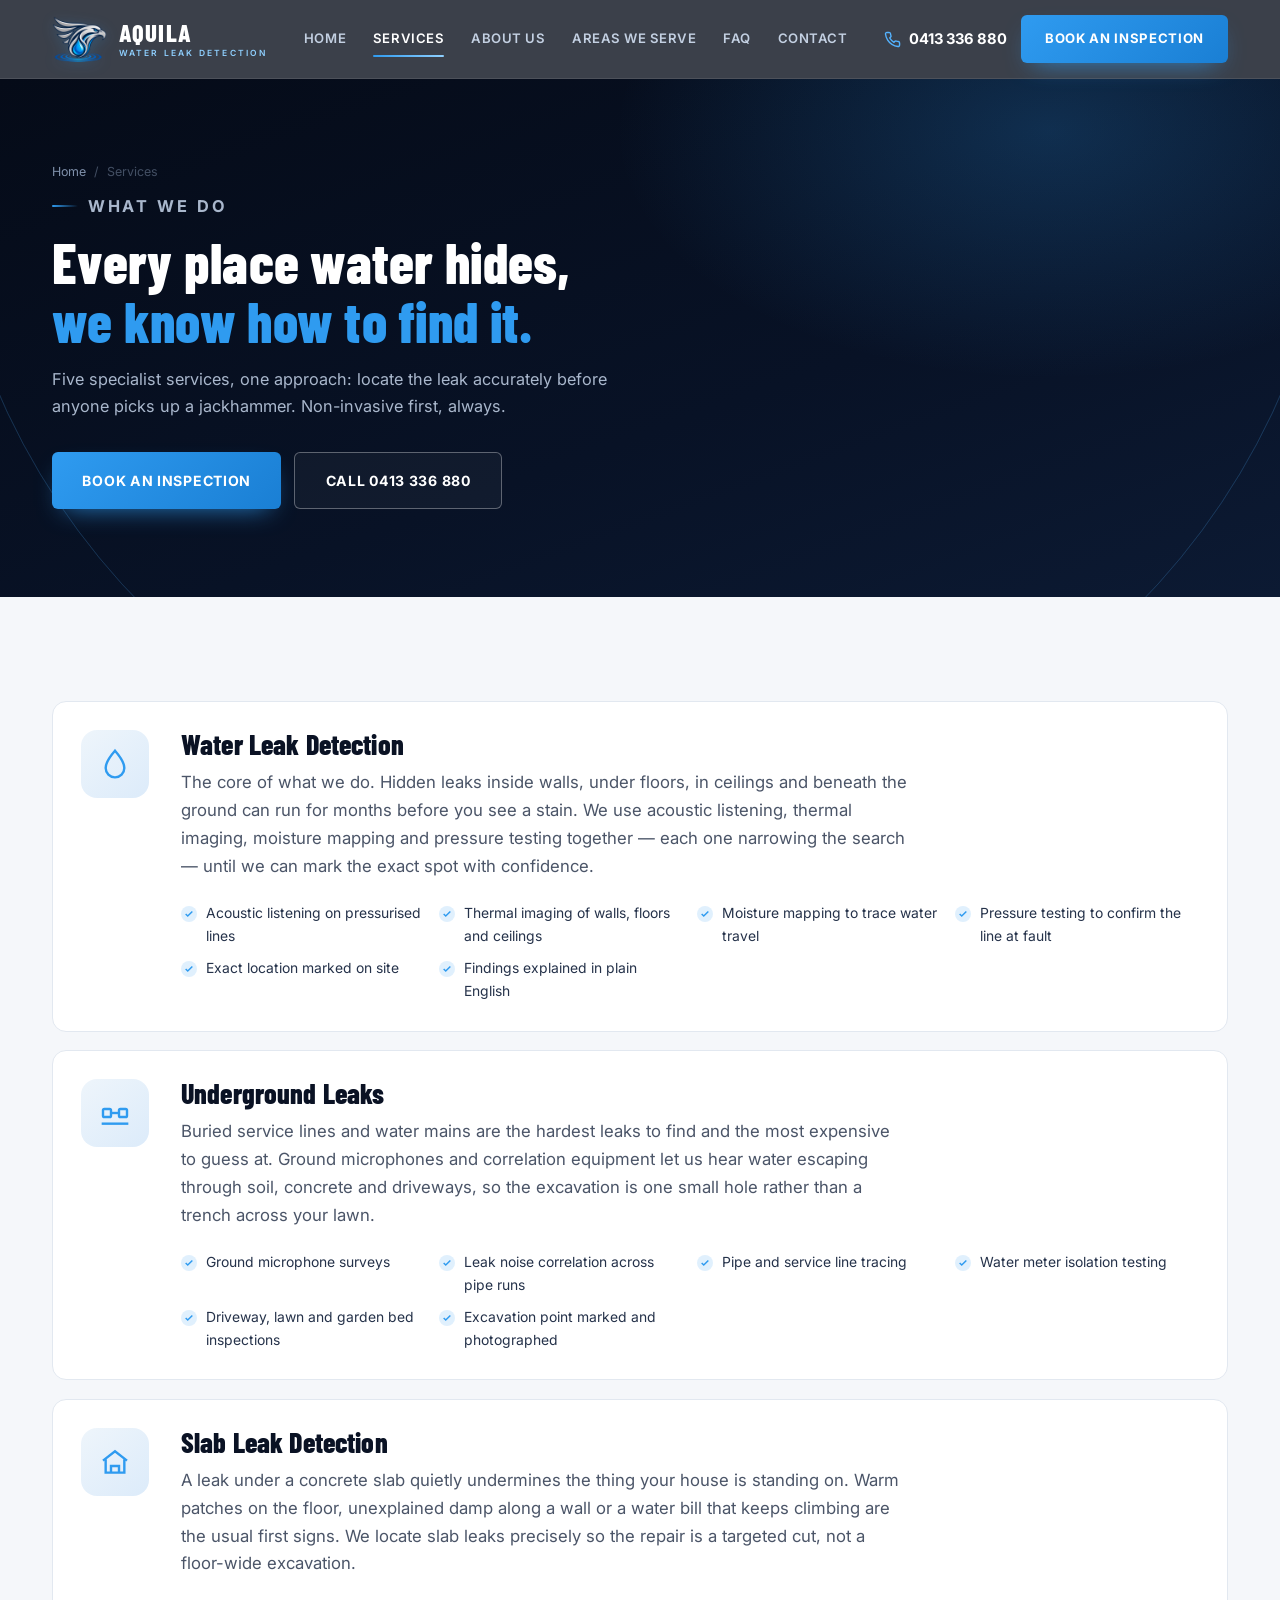
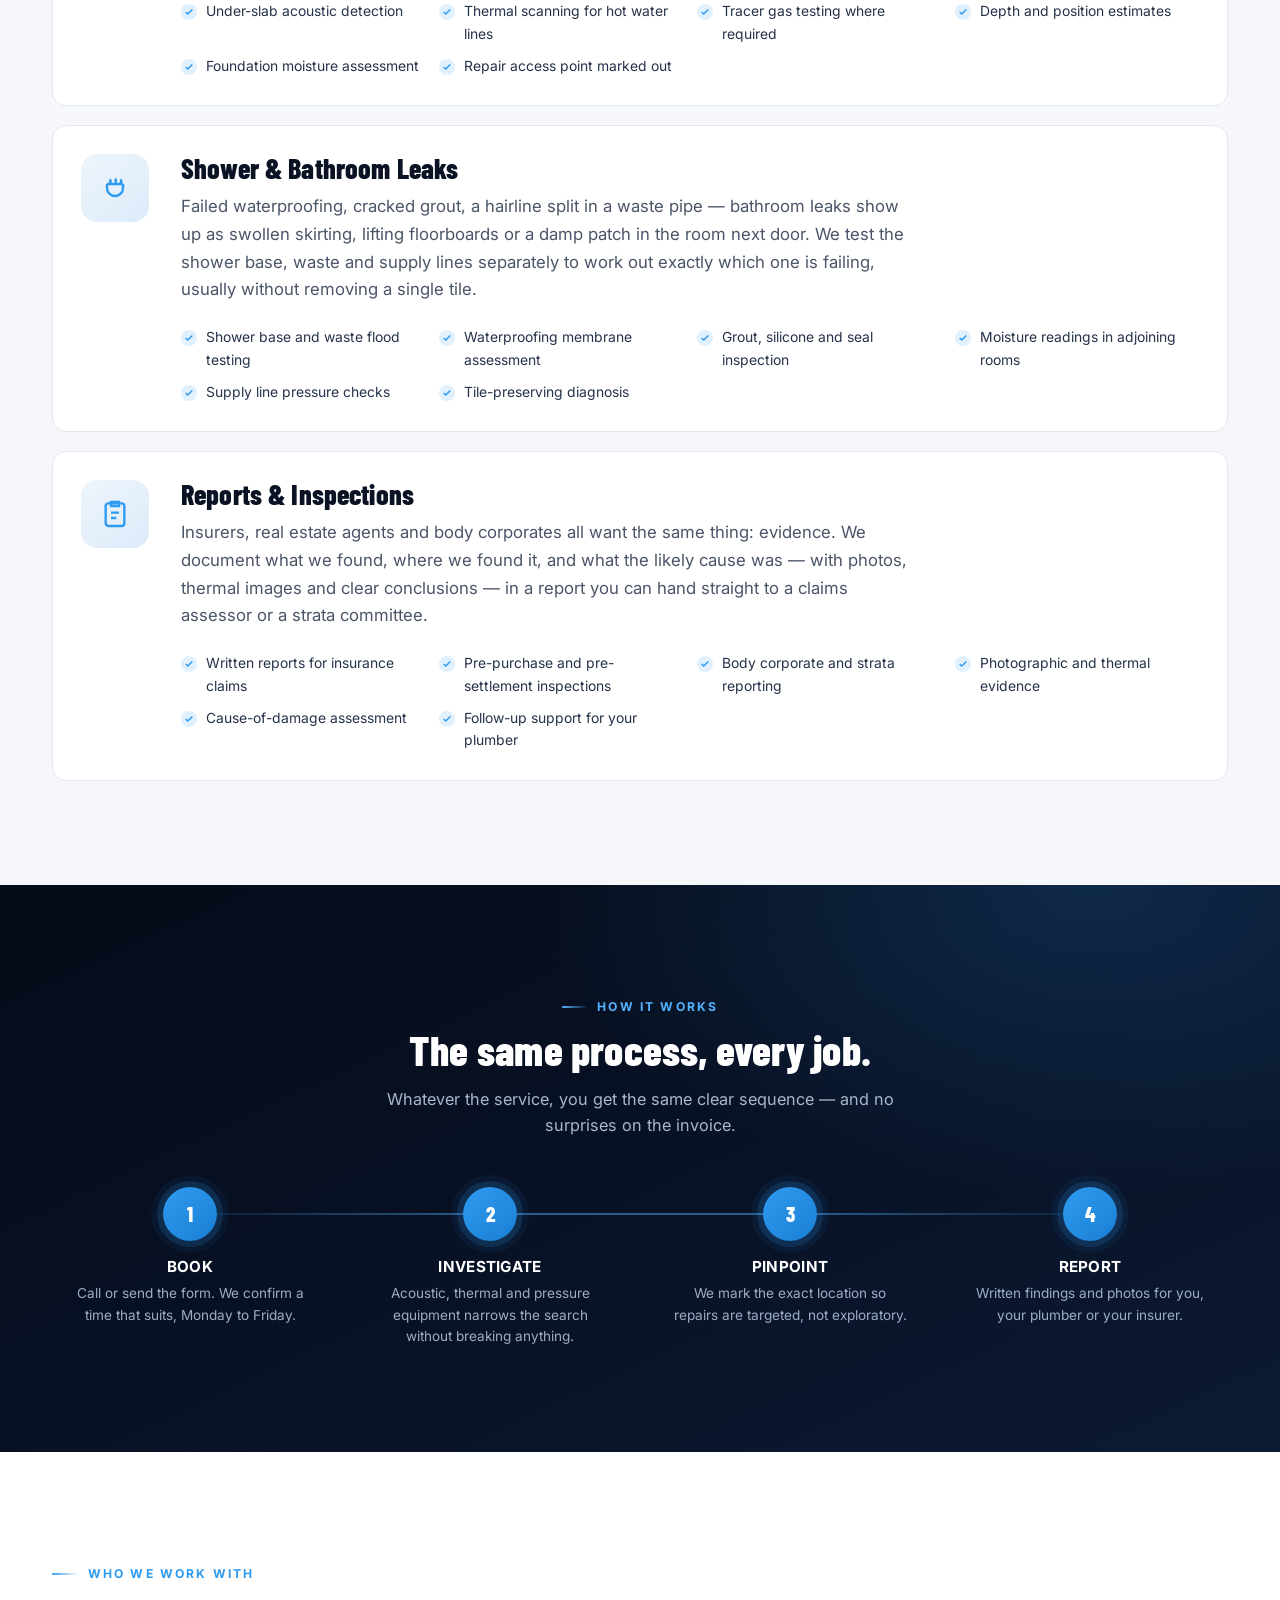
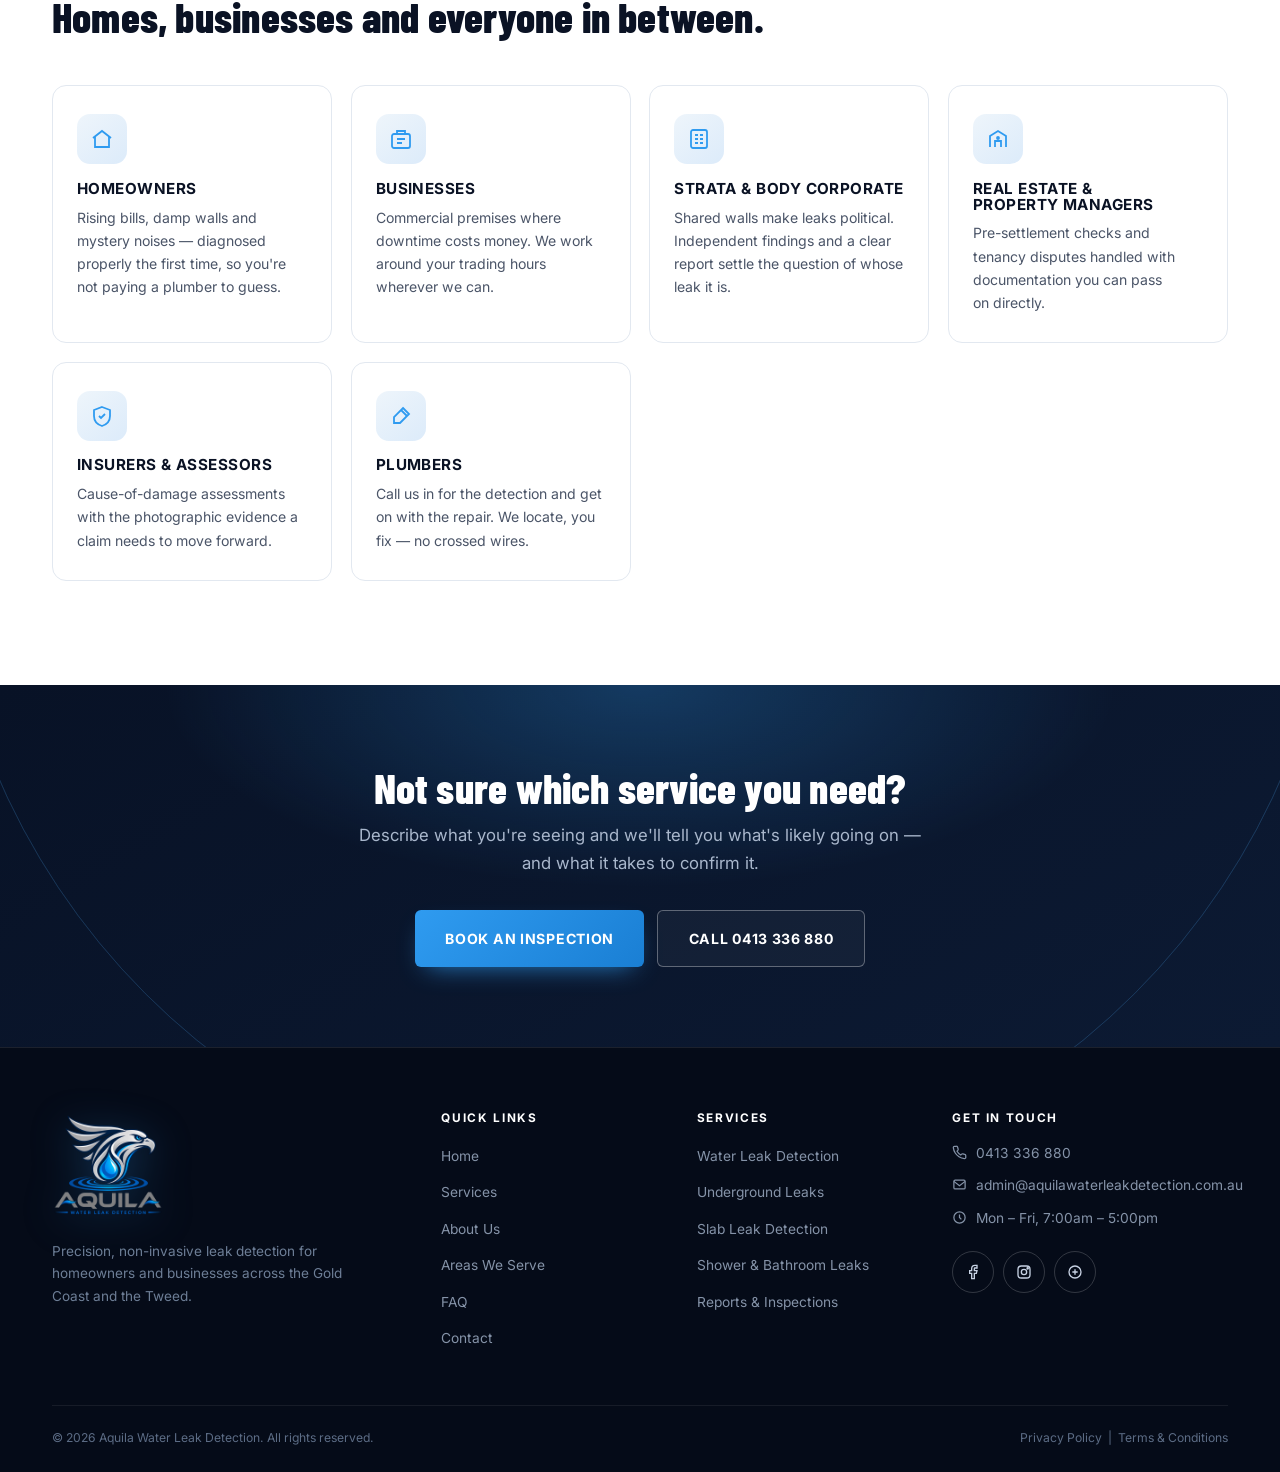
<file: services.html>
<!DOCTYPE html>
<html lang="en-AU">
<head>
<meta charset="UTF-8">
<meta name="viewport" content="width=device-width, initial-scale=1, viewport-fit=cover">
<meta name="theme-color" content="#050b18">
<title>Our Services | Aquila Water Leak Detection</title>
<meta name="description" content="Water leak detection, underground leaks, slab leaks, shower and bathroom leaks, plus detailed reports and inspections across the Gold Coast and the Tweed.">
<link rel="icon" href="assets/img/logo-mark.png">
<link rel="preconnect" href="https://fonts.googleapis.com">
<link rel="preconnect" href="https://fonts.gstatic.com" crossorigin>
<link href="https://fonts.googleapis.com/css2?family=Barlow+Condensed:wght@600;700;800&family=Inter:wght@400;500;600;700&display=swap" rel="stylesheet">
<link rel="stylesheet" href="assets/css/style.css">
</head>
<body>

<div class="scroll-progress" aria-hidden="true"></div>

<header class="site-header">
  <div class="header-inner">
    <a href="index.html" class="logo" aria-label="Aquila Water Leak Detection — home">
      <img class="logo-mark" src="assets/img/logo-mark.png" alt="" width="520" height="432">
      <span class="logotext"><span class="name">AQUILA</span><span class="tag">WATER LEAK DETECTION</span></span>
    </a>
    <nav class="main-nav" aria-label="Primary">
      <a href="index.html">Home</a>
      <a href="services.html" aria-current="page">Services</a>
      <a href="about.html">About Us</a>
      <a href="areas.html">Areas We Serve</a>
      <a href="faq.html">FAQ</a>
      <a href="contact.html">Contact</a>
    </nav>
    <div class="header-right">
      <a href="tel:0413336880" class="phone-chip">
        <svg width="17" height="17" viewBox="0 0 24 24" fill="none" stroke="#54b3ff" stroke-width="2" stroke-linecap="round" stroke-linejoin="round"><path d="M22 16.92v3a2 2 0 0 1-2.18 2 19.79 19.79 0 0 1-8.63-3.07 19.5 19.5 0 0 1-6-6 19.79 19.79 0 0 1-3.07-8.67A2 2 0 0 1 4.11 2h3a2 2 0 0 1 2 1.72c.13.96.36 1.9.7 2.81a2 2 0 0 1-.45 2.11L8.09 9.91a16 16 0 0 0 6 6l1.27-1.27a2 2 0 0 1 2.11-.45c.9.34 1.85.57 2.81.7A2 2 0 0 1 22 16.92z"/></svg>
        <span>0413 336 880</span>
      </a>
      <a href="contact.html" class="btn btn-primary">Book an Inspection</a>
      <button class="nav-toggle" aria-label="Open menu" aria-expanded="false" aria-controls="mobileDrawer"><span></span></button>
    </div>
  </div>
</header>

<div class="mobile-drawer" id="mobileDrawer" aria-hidden="true">
  <nav aria-label="Mobile">
    <a href="index.html">Home <svg width="18" height="18" viewBox="0 0 24 24" fill="none" stroke="currentColor" stroke-width="2"><path d="M5 12h14M13 6l6 6-6 6"/></svg></a>
    <a href="services.html" aria-current="page">Services <svg width="18" height="18" viewBox="0 0 24 24" fill="none" stroke="currentColor" stroke-width="2"><path d="M5 12h14M13 6l6 6-6 6"/></svg></a>
    <a href="about.html">About Us <svg width="18" height="18" viewBox="0 0 24 24" fill="none" stroke="currentColor" stroke-width="2"><path d="M5 12h14M13 6l6 6-6 6"/></svg></a>
    <a href="areas.html">Areas We Serve <svg width="18" height="18" viewBox="0 0 24 24" fill="none" stroke="currentColor" stroke-width="2"><path d="M5 12h14M13 6l6 6-6 6"/></svg></a>
    <a href="faq.html">FAQ <svg width="18" height="18" viewBox="0 0 24 24" fill="none" stroke="currentColor" stroke-width="2"><path d="M5 12h14M13 6l6 6-6 6"/></svg></a>
    <a href="contact.html">Contact <svg width="18" height="18" viewBox="0 0 24 24" fill="none" stroke="currentColor" stroke-width="2"><path d="M5 12h14M13 6l6 6-6 6"/></svg></a>
  </nav>
  <div class="drawer-foot">
    <a href="tel:0413336880" class="btn btn-primary btn-lg btn-block">Call 0413 336 880</a>
    <a href="contact.html" class="btn btn-outline btn-lg btn-block">Book an Inspection</a>
    <div class="drawer-meta"><span>Mon – Fri, 7:00am – 5:00pm</span><span>Gold Coast &amp; Tweed</span></div>
  </div>
</div>

<main>

<!-- ===== PAGE HERO ===== -->
<section class="page-hero">
  <div class="hero-rings" aria-hidden="true"><span></span><span></span><span></span></div>
  <div class="wrap">
    <div class="crumbs reveal"><a href="index.html">Home</a><span>/</span><span>Services</span></div>
    <p class="eyebrow reveal">What We Do</p>
    <h1 class="reveal" data-d="1">Every place water hides,<br><span class="accent">we know how to find it.</span></h1>
    <p class="reveal" data-d="2">Five specialist services, one approach: locate the leak accurately before anyone picks up a jackhammer. Non-invasive first, always.</p>
    <div class="hero-btns reveal" data-d="3" style="margin-top:2rem;margin-bottom:0;">
      <a href="contact.html" class="btn btn-primary btn-lg">Book an Inspection</a>
      <a href="tel:0413336880" class="btn btn-outline btn-lg">Call 0413 336 880</a>
    </div>
  </div>
</section>

<!-- ===== SERVICE DETAIL ===== -->
<section class="section bg-paper">
  <div class="wrap">
    <div class="svc-stack">

      <article class="svc-row reveal" id="water-leak-detection">
        <div class="sicon"><svg width="32" height="32" viewBox="0 0 24 24" fill="none" stroke="#2f9bf0" stroke-width="1.8"><path d="M12 2s7 8 7 13a7 7 0 1 1-14 0c0-5 7-13 7-13z"/></svg></div>
        <div>
          <h2>Water Leak Detection</h2>
          <p>The core of what we do. Hidden leaks inside walls, under floors, in ceilings and beneath the ground can run for months before you see a stain. We use acoustic listening, thermal imaging, moisture mapping and pressure testing together — each one narrowing the search — until we can mark the exact spot with confidence.</p>
          <ul class="svc-includes">
            <li>Acoustic listening on pressurised lines</li>
            <li>Thermal imaging of walls, floors and ceilings</li>
            <li>Moisture mapping to trace water travel</li>
            <li>Pressure testing to confirm the line at fault</li>
            <li>Exact location marked on site</li>
            <li>Findings explained in plain English</li>
          </ul>
        </div>
      </article>

      <article class="svc-row reveal" data-d="1" id="underground-leaks">
        <div class="sicon"><svg width="32" height="32" viewBox="0 0 24 24" fill="none" stroke="#2f9bf0" stroke-width="1.8"><rect x="3" y="9" width="6" height="6" rx="1"/><rect x="15" y="9" width="6" height="6" rx="1"/><path d="M9 12h6"/><path d="M2 20h20"/></svg></div>
        <div>
          <h2>Underground Leaks</h2>
          <p>Buried service lines and water mains are the hardest leaks to find and the most expensive to guess at. Ground microphones and correlation equipment let us hear water escaping through soil, concrete and driveways, so the excavation is one small hole rather than a trench across your lawn.</p>
          <ul class="svc-includes">
            <li>Ground microphone surveys</li>
            <li>Leak noise correlation across pipe runs</li>
            <li>Pipe and service line tracing</li>
            <li>Water meter isolation testing</li>
            <li>Driveway, lawn and garden bed inspections</li>
            <li>Excavation point marked and photographed</li>
          </ul>
        </div>
      </article>

      <article class="svc-row reveal" data-d="2" id="slab-leak-detection">
        <div class="sicon"><svg width="32" height="32" viewBox="0 0 24 24" fill="none" stroke="#2f9bf0" stroke-width="1.8"><path d="M3 11l9-7 9 7"/><path d="M5 10v10h14V10"/><path d="M9 20v-5h6v5"/></svg></div>
        <div>
          <h2>Slab Leak Detection</h2>
          <p>A leak under a concrete slab quietly undermines the thing your house is standing on. Warm patches on the floor, unexplained damp along a wall or a water bill that keeps climbing are the usual first signs. We locate slab leaks precisely so the repair is a targeted cut, not a floor-wide excavation.</p>
          <ul class="svc-includes">
            <li>Under-slab acoustic detection</li>
            <li>Thermal scanning for hot water lines</li>
            <li>Tracer gas testing where required</li>
            <li>Depth and position estimates</li>
            <li>Foundation moisture assessment</li>
            <li>Repair access point marked out</li>
          </ul>
        </div>
      </article>

      <article class="svc-row reveal" data-d="3" id="shower-bathroom-leaks">
        <div class="sicon"><svg width="32" height="32" viewBox="0 0 24 24" fill="none" stroke="#2f9bf0" stroke-width="1.8"><path d="M6 9h12M8 5.5c1 1 1 2 0 3M12 5c1 1 1 2 0 3M16 5.5c1 1 1 2 0 3"/><path d="M6 9v3a6 6 0 0 0 12 0V9"/></svg></div>
        <div>
          <h2>Shower &amp; Bathroom Leaks</h2>
          <p>Failed waterproofing, cracked grout, a hairline split in a waste pipe — bathroom leaks show up as swollen skirting, lifting floorboards or a damp patch in the room next door. We test the shower base, waste and supply lines separately to work out exactly which one is failing, usually without removing a single tile.</p>
          <ul class="svc-includes">
            <li>Shower base and waste flood testing</li>
            <li>Waterproofing membrane assessment</li>
            <li>Grout, silicone and seal inspection</li>
            <li>Moisture readings in adjoining rooms</li>
            <li>Supply line pressure checks</li>
            <li>Tile-preserving diagnosis</li>
          </ul>
        </div>
      </article>

      <article class="svc-row reveal" data-d="4" id="reports-inspections">
        <div class="sicon"><svg width="32" height="32" viewBox="0 0 24 24" fill="none" stroke="#2f9bf0" stroke-width="1.8"><rect x="5" y="4" width="14" height="17" rx="2"/><path d="M9 3h6v3H9z"/><path d="M9 11h6M9 15h4"/></svg></div>
        <div>
          <h2>Reports &amp; Inspections</h2>
          <p>Insurers, real estate agents and body corporates all want the same thing: evidence. We document what we found, where we found it, and what the likely cause was — with photos, thermal images and clear conclusions — in a report you can hand straight to a claims assessor or a strata committee.</p>
          <ul class="svc-includes">
            <li>Written reports for insurance claims</li>
            <li>Pre-purchase and pre-settlement inspections</li>
            <li>Body corporate and strata reporting</li>
            <li>Photographic and thermal evidence</li>
            <li>Cause-of-damage assessment</li>
            <li>Follow-up support for your plumber</li>
          </ul>
        </div>
      </article>

    </div>
  </div>
</section>

<!-- ===== PROCESS ===== -->
<section class="section bg-navy">
  <div class="wrap center">
    <div class="section-head">
      <div class="reveal">
        <p class="eyebrow">How It Works</p>
        <h2>The same process, every job.</h2>
        <p class="lede">Whatever the service, you get the same clear sequence — and no surprises on the invoice.</p>
      </div>
    </div>
    <div class="process">
      <div class="step reveal"><div class="step-num">1</div><h3>Book</h3><p>Call or send the form. We confirm a time that suits, Monday to Friday.</p></div>
      <div class="step reveal" data-d="1"><div class="step-num">2</div><h3>Investigate</h3><p>Acoustic, thermal and pressure equipment narrows the search without breaking anything.</p></div>
      <div class="step reveal" data-d="2"><div class="step-num">3</div><h3>Pinpoint</h3><p>We mark the exact location so repairs are targeted, not exploratory.</p></div>
      <div class="step reveal" data-d="3"><div class="step-num">4</div><h3>Report</h3><p>Written findings and photos for you, your plumber or your insurer.</p></div>
    </div>
  </div>
</section>

<!-- ===== WHO WE HELP ===== -->
<section class="section">
  <div class="wrap">
    <div class="section-head">
      <div class="reveal">
        <p class="eyebrow">Who We Work With</p>
        <h2>Homes, businesses and everyone in between.</h2>
      </div>
    </div>
    <div class="card-grid">
      <div class="vcard reveal">
        <div class="vicon"><svg width="24" height="24" viewBox="0 0 24 24" fill="none" stroke="#2f9bf0" stroke-width="1.8"><path d="M3 11l9-7 9 7"/><path d="M5 10v10h14V10"/></svg></div>
        <h3>Homeowners</h3>
        <p>Rising bills, damp walls and mystery noises — diagnosed properly the first time, so you're not paying a plumber to guess.</p>
      </div>
      <div class="vcard reveal" data-d="1">
        <div class="vicon"><svg width="24" height="24" viewBox="0 0 24 24" fill="none" stroke="#2f9bf0" stroke-width="1.8"><rect x="3" y="7" width="18" height="14" rx="2"/><path d="M8 7V4h8v3"/><path d="M8 12h8M8 16h5"/></svg></div>
        <h3>Businesses</h3>
        <p>Commercial premises where downtime costs money. We work around your trading hours wherever we can.</p>
      </div>
      <div class="vcard reveal" data-d="2">
        <div class="vicon"><svg width="24" height="24" viewBox="0 0 24 24" fill="none" stroke="#2f9bf0" stroke-width="1.8"><rect x="4" y="3" width="16" height="18" rx="2"/><path d="M8 8h3M13 8h3M8 12h3M13 12h3M8 16h3M13 16h3"/></svg></div>
        <h3>Strata &amp; Body Corporate</h3>
        <p>Shared walls make leaks political. Independent findings and a clear report settle the question of whose leak it is.</p>
      </div>
      <div class="vcard reveal" data-d="3">
        <div class="vicon"><svg width="24" height="24" viewBox="0 0 24 24" fill="none" stroke="#2f9bf0" stroke-width="1.8"><path d="M4 20V9l8-5 8 5v11"/><path d="M9 20v-6h6v6"/><circle cx="12" cy="11" r="1"/></svg></div>
        <h3>Real Estate &amp; Property Managers</h3>
        <p>Pre-settlement checks and tenancy disputes handled with documentation you can pass on directly.</p>
      </div>
      <div class="vcard reveal" data-d="4">
        <div class="vicon"><svg width="24" height="24" viewBox="0 0 24 24" fill="none" stroke="#2f9bf0" stroke-width="1.8"><path d="M12 3l8 3v6c0 5-3.5 8.5-8 10-4.5-1.5-8-5-8-10V6l8-3z"/><path d="M9 12l2 2 4-4"/></svg></div>
        <h3>Insurers &amp; Assessors</h3>
        <p>Cause-of-damage assessments with the photographic evidence a claim needs to move forward.</p>
      </div>
      <div class="vcard reveal" data-d="5">
        <div class="vicon"><svg width="24" height="24" viewBox="0 0 24 24" fill="none" stroke="#2f9bf0" stroke-width="1.8"><path d="M14 4l6 6-9 9H5v-6z"/><path d="M12 6l6 6"/></svg></div>
        <h3>Plumbers</h3>
        <p>Call us in for the detection and get on with the repair. We locate, you fix — no crossed wires.</p>
      </div>
    </div>
  </div>
</section>

<!-- ===== CTA ===== -->
<section class="cta-band">
  <div class="hero-rings" aria-hidden="true"><span></span><span></span><span></span></div>
  <div class="wrap">
    <h2 class="reveal">Not sure which service you need?</h2>
    <p class="reveal" data-d="1">Describe what you're seeing and we'll tell you what's likely going on — and what it takes to confirm it.</p>
    <div class="cta-actions reveal" data-d="2">
      <a href="contact.html" class="btn btn-primary btn-lg">Book an Inspection</a>
      <a href="tel:0413336880" class="btn btn-outline btn-lg">Call 0413 336 880</a>
    </div>
  </div>
</section>

</main>

<footer class="site-footer">
  <div class="wrap">
    <div class="footer-grid">
      <div class="footer-brand">
        <a href="index.html"><img class="footer-logo" src="assets/img/logo-full.png" alt="Aquila Water Leak Detection" width="500" height="500" loading="lazy"></a>
        <p>Precision, non-invasive leak detection for homeowners and businesses across the Gold Coast and the Tweed.</p>
      </div>
      <div>
        <h3>Quick Links</h3>
        <ul>
          <li><a href="index.html">Home</a></li>
          <li><a href="services.html">Services</a></li>
          <li><a href="about.html">About Us</a></li>
          <li><a href="areas.html">Areas We Serve</a></li>
          <li><a href="faq.html">FAQ</a></li>
          <li><a href="contact.html">Contact</a></li>
        </ul>
      </div>
      <div>
        <h3>Services</h3>
        <ul>
          <li><a href="services.html#water-leak-detection">Water Leak Detection</a></li>
          <li><a href="services.html#underground-leaks">Underground Leaks</a></li>
          <li><a href="services.html#slab-leak-detection">Slab Leak Detection</a></li>
          <li><a href="services.html#shower-bathroom-leaks">Shower &amp; Bathroom Leaks</a></li>
          <li><a href="services.html#reports-inspections">Reports &amp; Inspections</a></li>
        </ul>
      </div>
      <div class="footer-social">
        <h3>Get In Touch</h3>
        <div class="footer-contact">
          <a href="tel:0413336880"><svg width="15" height="15" viewBox="0 0 24 24" fill="none" stroke="currentColor" stroke-width="2" style="margin-top:3px;flex-shrink:0"><path d="M22 16.92v3a2 2 0 0 1-2.18 2 19.79 19.79 0 0 1-8.63-3.07 19.5 19.5 0 0 1-6-6 19.79 19.79 0 0 1-3.07-8.67A2 2 0 0 1 4.11 2h3a2 2 0 0 1 2 1.72c.13.96.36 1.9.7 2.81a2 2 0 0 1-.45 2.11L8.09 9.91a16 16 0 0 0 6 6l1.27-1.27a2 2 0 0 1 2.11-.45c.9.34 1.85.57 2.81.7A2 2 0 0 1 22 16.92z"/></svg>0413 336 880</a>
          <a href="mailto:admin@aquilawaterleakdetection.com.au"><svg width="15" height="15" viewBox="0 0 24 24" fill="none" stroke="currentColor" stroke-width="2" style="margin-top:3px;flex-shrink:0"><rect x="3" y="5" width="18" height="14" rx="2"/><path d="M3 7l9 7 9-7"/></svg>admin@aquilawaterleakdetection.com.au</a>
          <span><svg width="15" height="15" viewBox="0 0 24 24" fill="none" stroke="currentColor" stroke-width="2" style="margin-top:3px;flex-shrink:0"><circle cx="12" cy="12" r="9"/><path d="M12 7v5l3 3"/></svg>Mon – Fri, 7:00am – 5:00pm</span>
        </div>
        <div class="social-row">
          <a href="#" aria-label="Facebook"><svg width="16" height="16" viewBox="0 0 24 24" fill="none" stroke="#c7d2e3" stroke-width="2"><path d="M18 2h-3a5 5 0 0 0-5 5v3H7v4h3v8h4v-8h3l1-4h-4V7a1 1 0 0 1 1-1h3z"/></svg></a>
          <a href="#" aria-label="Instagram"><svg width="16" height="16" viewBox="0 0 24 24" fill="none" stroke="#c7d2e3" stroke-width="2"><rect x="3" y="3" width="18" height="18" rx="5"/><circle cx="12" cy="12" r="4"/><circle cx="17.5" cy="6.5" r="1"/></svg></a>
          <a href="#" aria-label="Google Business Profile"><svg width="16" height="16" viewBox="0 0 24 24" fill="none" stroke="#c7d2e3" stroke-width="2"><circle cx="12" cy="12" r="9"/><path d="M8 12h8M12 8v8"/></svg></a>
        </div>
      </div>
    </div>
    <div class="footer-bottom">
      <span>&copy; <span data-year>2026</span> Aquila Water Leak Detection. All rights reserved.</span>
      <span><a href="privacy.html">Privacy Policy</a> &nbsp;|&nbsp; <a href="terms.html">Terms &amp; Conditions</a></span>
    </div>
  </div>
</footer>

<button class="to-top" aria-label="Back to top">
  <svg width="18" height="18" viewBox="0 0 24 24" fill="none" stroke="currentColor" stroke-width="2.5"><path d="M12 19V5M5 12l7-7 7 7"/></svg>
</button>

<div class="mobile-bar">
  <a class="call" href="tel:0413336880"><svg width="16" height="16" viewBox="0 0 24 24" fill="none" stroke="currentColor" stroke-width="2"><path d="M22 16.92v3a2 2 0 0 1-2.18 2 19.79 19.79 0 0 1-8.63-3.07 19.5 19.5 0 0 1-6-6 19.79 19.79 0 0 1-3.07-8.67A2 2 0 0 1 4.11 2h3a2 2 0 0 1 2 1.72c.13.96.36 1.9.7 2.81a2 2 0 0 1-.45 2.11L8.09 9.91a16 16 0 0 0 6 6l1.27-1.27a2 2 0 0 1 2.11-.45c.9.34 1.85.57 2.81.7A2 2 0 0 1 22 16.92z"/></svg>Call Now</a>
  <a class="book" href="contact.html"><svg width="16" height="16" viewBox="0 0 24 24" fill="none" stroke="currentColor" stroke-width="2"><rect x="3" y="4" width="18" height="18" rx="2"/><path d="M16 2v4M8 2v4M3 10h18"/></svg>Book</a>
</div>

<script src="assets/js/main.js"></script>
</body>
</html>
</file>
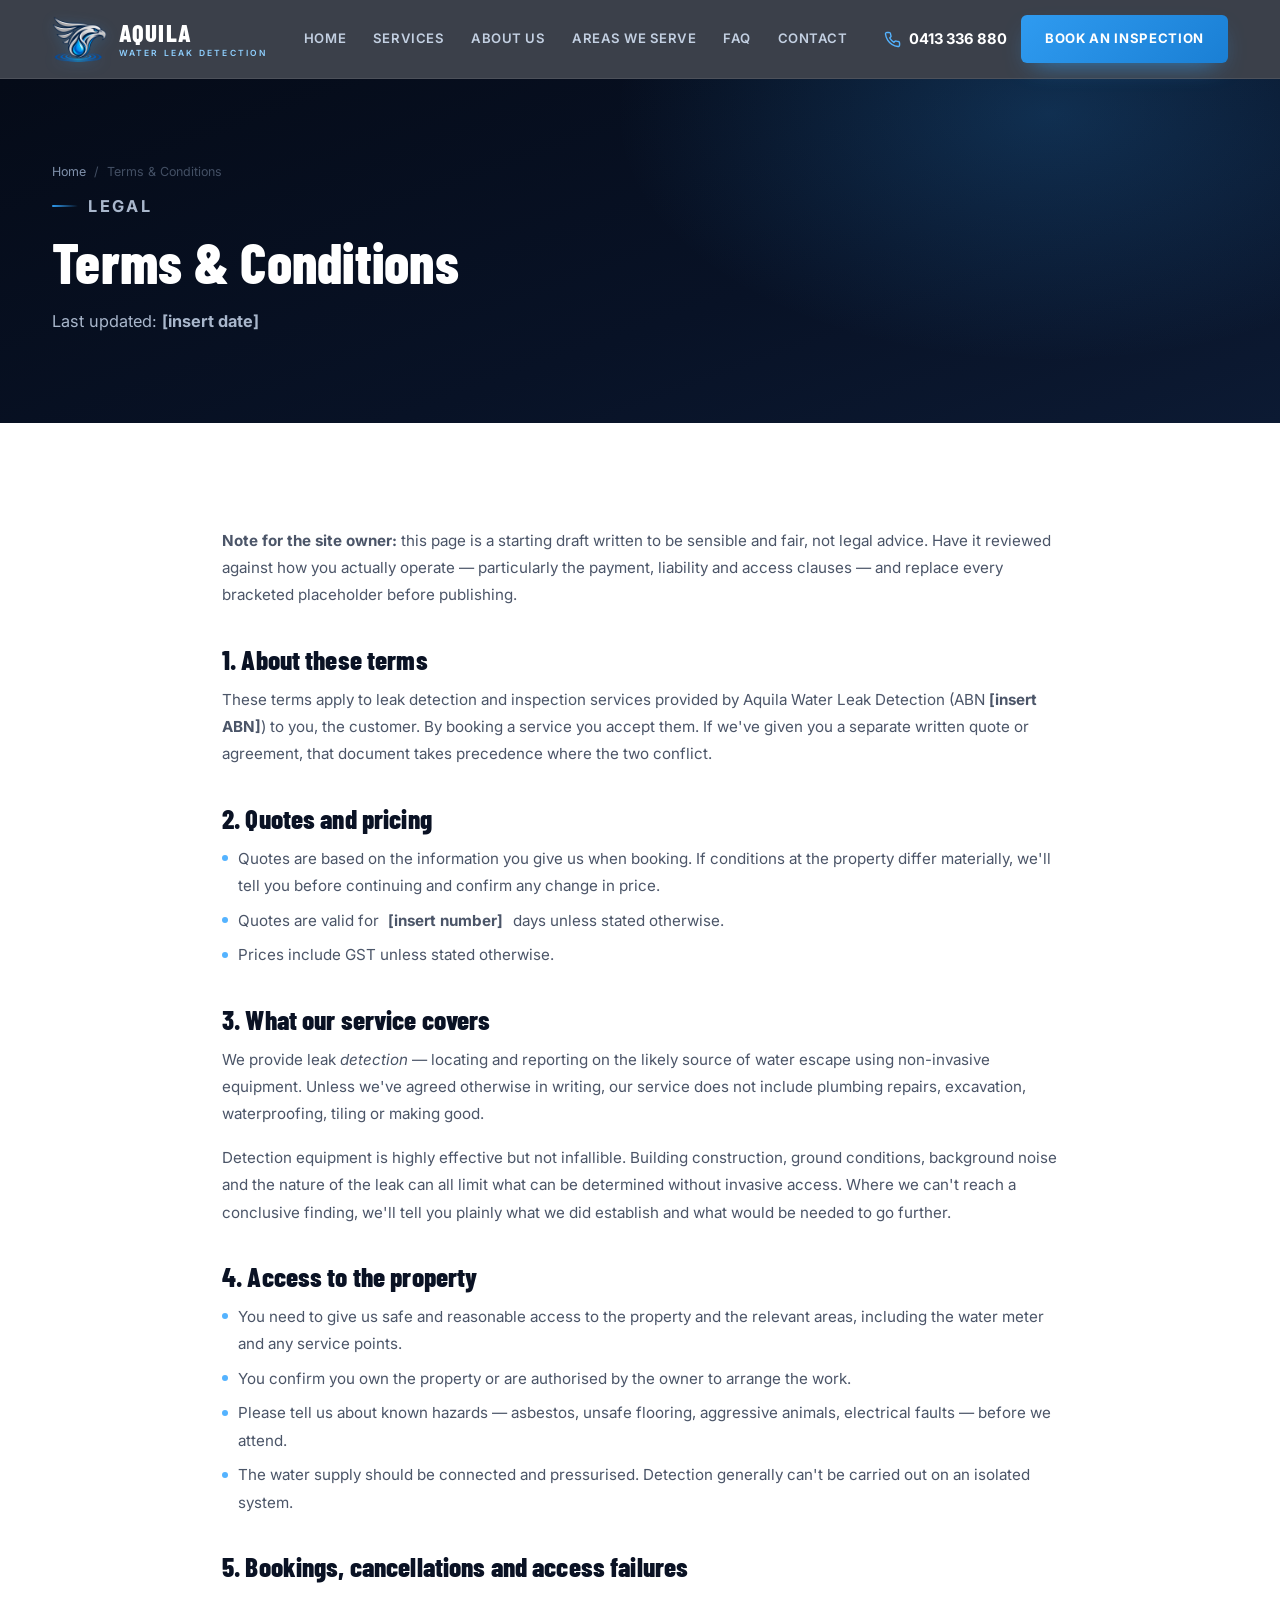
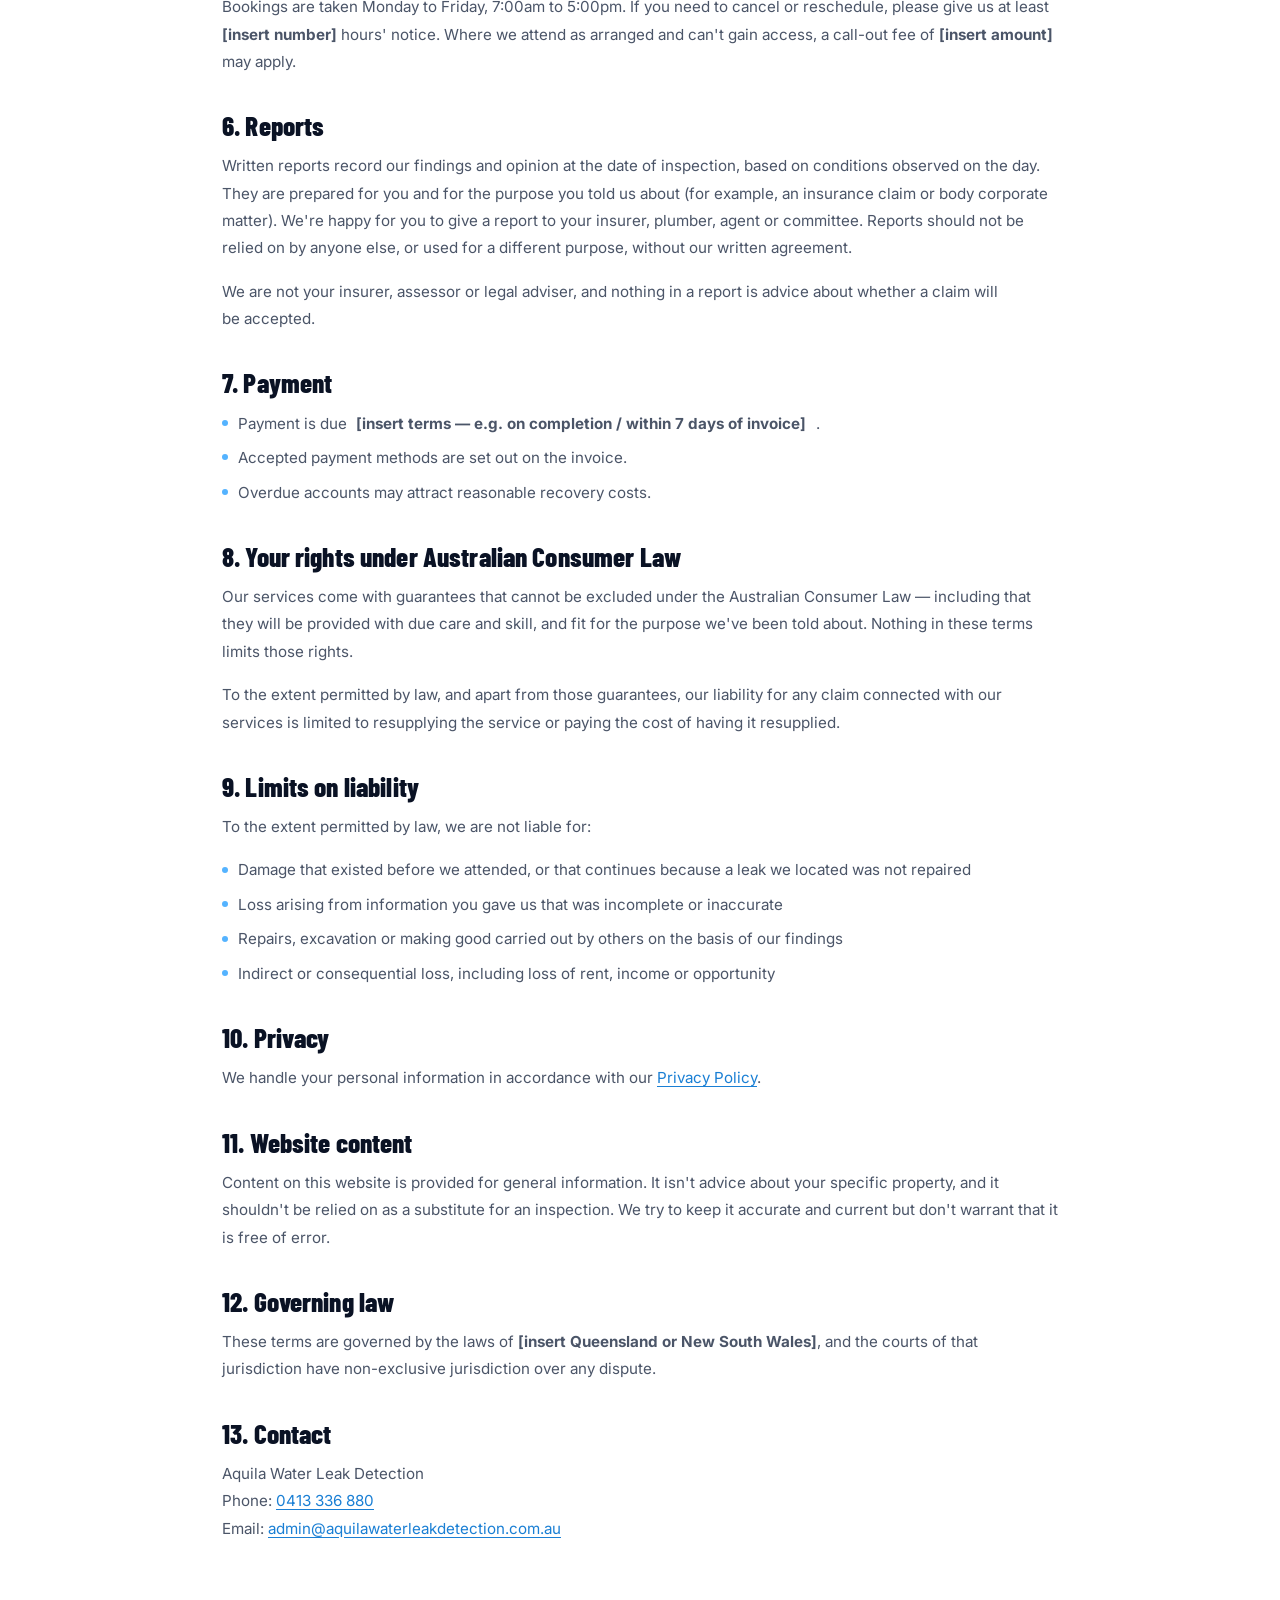
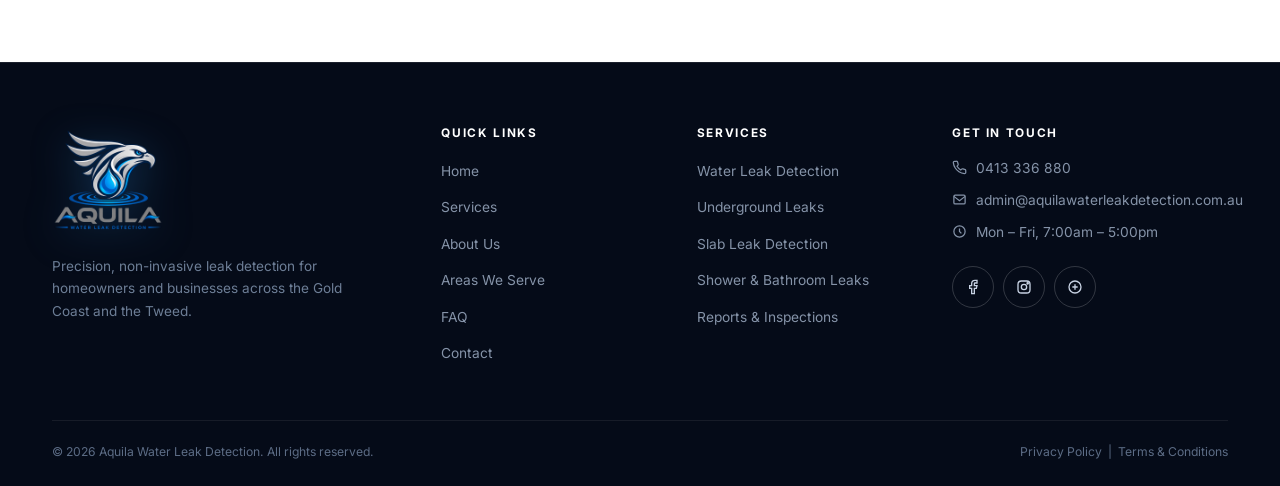
<file: terms.html>
<!DOCTYPE html>
<html lang="en-AU">
<head>
<meta charset="UTF-8">
<meta name="viewport" content="width=device-width, initial-scale=1, viewport-fit=cover">
<meta name="theme-color" content="#050b18">
<title>Terms &amp; Conditions | Aquila Water Leak Detection</title>
<meta name="description" content="Terms and conditions for leak detection services provided by Aquila Water Leak Detection.">
<meta name="robots" content="noindex">
<link rel="icon" href="assets/img/logo-mark.png">
<link rel="preconnect" href="https://fonts.googleapis.com">
<link rel="preconnect" href="https://fonts.gstatic.com" crossorigin>
<link href="https://fonts.googleapis.com/css2?family=Barlow+Condensed:wght@600;700;800&family=Inter:wght@400;500;600;700&display=swap" rel="stylesheet">
<link rel="stylesheet" href="assets/css/style.css">
</head>
<body>

<div class="scroll-progress" aria-hidden="true"></div>

<header class="site-header">
  <div class="header-inner">
    <a href="index.html" class="logo" aria-label="Aquila Water Leak Detection — home">
      <img class="logo-mark" src="assets/img/logo-mark.png" alt="" width="520" height="432">
      <span class="logotext"><span class="name">AQUILA</span><span class="tag">WATER LEAK DETECTION</span></span>
    </a>
    <nav class="main-nav" aria-label="Primary">
      <a href="index.html">Home</a>
      <a href="services.html">Services</a>
      <a href="about.html">About Us</a>
      <a href="areas.html">Areas We Serve</a>
      <a href="faq.html">FAQ</a>
      <a href="contact.html">Contact</a>
    </nav>
    <div class="header-right">
      <a href="tel:0413336880" class="phone-chip">
        <svg width="17" height="17" viewBox="0 0 24 24" fill="none" stroke="#54b3ff" stroke-width="2" stroke-linecap="round" stroke-linejoin="round"><path d="M22 16.92v3a2 2 0 0 1-2.18 2 19.79 19.79 0 0 1-8.63-3.07 19.5 19.5 0 0 1-6-6 19.79 19.79 0 0 1-3.07-8.67A2 2 0 0 1 4.11 2h3a2 2 0 0 1 2 1.72c.13.96.36 1.9.7 2.81a2 2 0 0 1-.45 2.11L8.09 9.91a16 16 0 0 0 6 6l1.27-1.27a2 2 0 0 1 2.11-.45c.9.34 1.85.57 2.81.7A2 2 0 0 1 22 16.92z"/></svg>
        <span>0413 336 880</span>
      </a>
      <a href="contact.html" class="btn btn-primary">Book an Inspection</a>
      <button class="nav-toggle" aria-label="Open menu" aria-expanded="false" aria-controls="mobileDrawer"><span></span></button>
    </div>
  </div>
</header>

<div class="mobile-drawer" id="mobileDrawer" aria-hidden="true">
  <nav aria-label="Mobile">
    <a href="index.html">Home <svg width="18" height="18" viewBox="0 0 24 24" fill="none" stroke="currentColor" stroke-width="2"><path d="M5 12h14M13 6l6 6-6 6"/></svg></a>
    <a href="services.html">Services <svg width="18" height="18" viewBox="0 0 24 24" fill="none" stroke="currentColor" stroke-width="2"><path d="M5 12h14M13 6l6 6-6 6"/></svg></a>
    <a href="about.html">About Us <svg width="18" height="18" viewBox="0 0 24 24" fill="none" stroke="currentColor" stroke-width="2"><path d="M5 12h14M13 6l6 6-6 6"/></svg></a>
    <a href="areas.html">Areas We Serve <svg width="18" height="18" viewBox="0 0 24 24" fill="none" stroke="currentColor" stroke-width="2"><path d="M5 12h14M13 6l6 6-6 6"/></svg></a>
    <a href="faq.html">FAQ <svg width="18" height="18" viewBox="0 0 24 24" fill="none" stroke="currentColor" stroke-width="2"><path d="M5 12h14M13 6l6 6-6 6"/></svg></a>
    <a href="contact.html">Contact <svg width="18" height="18" viewBox="0 0 24 24" fill="none" stroke="currentColor" stroke-width="2"><path d="M5 12h14M13 6l6 6-6 6"/></svg></a>
  </nav>
  <div class="drawer-foot">
    <a href="tel:0413336880" class="btn btn-primary btn-lg btn-block">Call 0413 336 880</a>
    <a href="contact.html" class="btn btn-outline btn-lg btn-block">Book an Inspection</a>
    <div class="drawer-meta"><span>Mon – Fri, 7:00am – 5:00pm</span><span>Gold Coast &amp; Tweed</span></div>
  </div>
</div>

<main>

<section class="page-hero">
  <div class="wrap">
    <div class="crumbs reveal"><a href="index.html">Home</a><span>/</span><span>Terms &amp; Conditions</span></div>
    <p class="eyebrow reveal">Legal</p>
    <h1 class="reveal" data-d="1">Terms &amp; Conditions</h1>
    <p class="reveal" data-d="2">Last updated: <strong>[insert date]</strong></p>
  </div>
</section>

<section class="section">
  <div class="wrap">
    <div class="prose reveal">
      <p><strong>Note for the site owner:</strong> this page is a starting draft written to be sensible and fair, not legal advice. Have it reviewed against how you actually operate — particularly the payment, liability and access clauses — and replace every bracketed placeholder before publishing.</p>

      <h2>1. About these terms</h2>
      <p>These terms apply to leak detection and inspection services provided by Aquila Water Leak Detection (ABN <strong>[insert ABN]</strong>) to you, the customer. By booking a service you accept them. If we've given you a separate written quote or agreement, that document takes precedence where the two conflict.</p>

      <h2>2. Quotes and pricing</h2>
      <ul>
        <li>Quotes are based on the information you give us when booking. If conditions at the property differ materially, we'll tell you before continuing and confirm any change in price.</li>
        <li>Quotes are valid for <strong>[insert number]</strong> days unless stated otherwise.</li>
        <li>Prices include GST unless stated otherwise.</li>
      </ul>

      <h2>3. What our service covers</h2>
      <p>We provide leak <em>detection</em> — locating and reporting on the likely source of water escape using non-invasive equipment. Unless we've agreed otherwise in writing, our service does not include plumbing repairs, excavation, waterproofing, tiling or making good.</p>
      <p>Detection equipment is highly effective but not infallible. Building construction, ground conditions, background noise and the nature of the leak can all limit what can be determined without invasive access. Where we can't reach a conclusive finding, we'll tell you plainly what we did establish and what would be needed to go further.</p>

      <h2>4. Access to the property</h2>
      <ul>
        <li>You need to give us safe and reasonable access to the property and the relevant areas, including the water meter and any service points.</li>
        <li>You confirm you own the property or are authorised by the owner to arrange the work.</li>
        <li>Please tell us about known hazards — asbestos, unsafe flooring, aggressive animals, electrical faults — before we attend.</li>
        <li>The water supply should be connected and pressurised. Detection generally can't be carried out on an isolated system.</li>
      </ul>

      <h2>5. Bookings, cancellations and access failures</h2>
      <p>Bookings are taken Monday to Friday, 7:00am to 5:00pm. If you need to cancel or reschedule, please give us at least <strong>[insert number]</strong> hours' notice. Where we attend as arranged and can't gain access, a call-out fee of <strong>[insert amount]</strong> may apply.</p>

      <h2>6. Reports</h2>
      <p>Written reports record our findings and opinion at the date of inspection, based on conditions observed on the day. They are prepared for you and for the purpose you told us about (for example, an insurance claim or body corporate matter). We're happy for you to give a report to your insurer, plumber, agent or committee. Reports should not be relied on by anyone else, or used for a different purpose, without our written agreement.</p>
      <p>We are not your insurer, assessor or legal adviser, and nothing in a report is advice about whether a claim will be accepted.</p>

      <h2>7. Payment</h2>
      <ul>
        <li>Payment is due <strong>[insert terms — e.g. on completion / within 7 days of invoice]</strong>.</li>
        <li>Accepted payment methods are set out on the invoice.</li>
        <li>Overdue accounts may attract reasonable recovery costs.</li>
      </ul>

      <h2>8. Your rights under Australian Consumer Law</h2>
      <p>Our services come with guarantees that cannot be excluded under the Australian Consumer Law — including that they will be provided with due care and skill, and fit for the purpose we've been told about. Nothing in these terms limits those rights.</p>
      <p>To the extent permitted by law, and apart from those guarantees, our liability for any claim connected with our services is limited to resupplying the service or paying the cost of having it resupplied.</p>

      <h2>9. Limits on liability</h2>
      <p>To the extent permitted by law, we are not liable for:</p>
      <ul>
        <li>Damage that existed before we attended, or that continues because a leak we located was not repaired</li>
        <li>Loss arising from information you gave us that was incomplete or inaccurate</li>
        <li>Repairs, excavation or making good carried out by others on the basis of our findings</li>
        <li>Indirect or consequential loss, including loss of rent, income or opportunity</li>
      </ul>

      <h2>10. Privacy</h2>
      <p>We handle your personal information in accordance with our <a href="privacy.html">Privacy Policy</a>.</p>

      <h2>11. Website content</h2>
      <p>Content on this website is provided for general information. It isn't advice about your specific property, and it shouldn't be relied on as a substitute for an inspection. We try to keep it accurate and current but don't warrant that it is free of error.</p>

      <h2>12. Governing law</h2>
      <p>These terms are governed by the laws of <strong>[insert Queensland or New South Wales]</strong>, and the courts of that jurisdiction have non-exclusive jurisdiction over any dispute.</p>

      <h2>13. Contact</h2>
      <p>
        Aquila Water Leak Detection<br>
        Phone: <a href="tel:0413336880">0413 336 880</a><br>
        Email: <a href="mailto:admin@aquilawaterleakdetection.com.au">admin@aquilawaterleakdetection.com.au</a>
      </p>
    </div>
  </div>
</section>

</main>

<footer class="site-footer">
  <div class="wrap">
    <div class="footer-grid">
      <div class="footer-brand">
        <a href="index.html"><img class="footer-logo" src="assets/img/logo-full.png" alt="Aquila Water Leak Detection" width="500" height="500" loading="lazy"></a>
        <p>Precision, non-invasive leak detection for homeowners and businesses across the Gold Coast and the Tweed.</p>
      </div>
      <div>
        <h3>Quick Links</h3>
        <ul>
          <li><a href="index.html">Home</a></li>
          <li><a href="services.html">Services</a></li>
          <li><a href="about.html">About Us</a></li>
          <li><a href="areas.html">Areas We Serve</a></li>
          <li><a href="faq.html">FAQ</a></li>
          <li><a href="contact.html">Contact</a></li>
        </ul>
      </div>
      <div>
        <h3>Services</h3>
        <ul>
          <li><a href="services.html#water-leak-detection">Water Leak Detection</a></li>
          <li><a href="services.html#underground-leaks">Underground Leaks</a></li>
          <li><a href="services.html#slab-leak-detection">Slab Leak Detection</a></li>
          <li><a href="services.html#shower-bathroom-leaks">Shower &amp; Bathroom Leaks</a></li>
          <li><a href="services.html#reports-inspections">Reports &amp; Inspections</a></li>
        </ul>
      </div>
      <div class="footer-social">
        <h3>Get In Touch</h3>
        <div class="footer-contact">
          <a href="tel:0413336880"><svg width="15" height="15" viewBox="0 0 24 24" fill="none" stroke="currentColor" stroke-width="2" style="margin-top:3px;flex-shrink:0"><path d="M22 16.92v3a2 2 0 0 1-2.18 2 19.79 19.79 0 0 1-8.63-3.07 19.5 19.5 0 0 1-6-6 19.79 19.79 0 0 1-3.07-8.67A2 2 0 0 1 4.11 2h3a2 2 0 0 1 2 1.72c.13.96.36 1.9.7 2.81a2 2 0 0 1-.45 2.11L8.09 9.91a16 16 0 0 0 6 6l1.27-1.27a2 2 0 0 1 2.11-.45c.9.34 1.85.57 2.81.7A2 2 0 0 1 22 16.92z"/></svg>0413 336 880</a>
          <a href="mailto:admin@aquilawaterleakdetection.com.au"><svg width="15" height="15" viewBox="0 0 24 24" fill="none" stroke="currentColor" stroke-width="2" style="margin-top:3px;flex-shrink:0"><rect x="3" y="5" width="18" height="14" rx="2"/><path d="M3 7l9 7 9-7"/></svg>admin@aquilawaterleakdetection.com.au</a>
          <span><svg width="15" height="15" viewBox="0 0 24 24" fill="none" stroke="currentColor" stroke-width="2" style="margin-top:3px;flex-shrink:0"><circle cx="12" cy="12" r="9"/><path d="M12 7v5l3 3"/></svg>Mon – Fri, 7:00am – 5:00pm</span>
        </div>
        <div class="social-row">
          <a href="#" aria-label="Facebook"><svg width="16" height="16" viewBox="0 0 24 24" fill="none" stroke="#c7d2e3" stroke-width="2"><path d="M18 2h-3a5 5 0 0 0-5 5v3H7v4h3v8h4v-8h3l1-4h-4V7a1 1 0 0 1 1-1h3z"/></svg></a>
          <a href="#" aria-label="Instagram"><svg width="16" height="16" viewBox="0 0 24 24" fill="none" stroke="#c7d2e3" stroke-width="2"><rect x="3" y="3" width="18" height="18" rx="5"/><circle cx="12" cy="12" r="4"/><circle cx="17.5" cy="6.5" r="1"/></svg></a>
          <a href="#" aria-label="Google Business Profile"><svg width="16" height="16" viewBox="0 0 24 24" fill="none" stroke="#c7d2e3" stroke-width="2"><circle cx="12" cy="12" r="9"/><path d="M8 12h8M12 8v8"/></svg></a>
        </div>
      </div>
    </div>
    <div class="footer-bottom">
      <span>&copy; <span data-year>2026</span> Aquila Water Leak Detection. All rights reserved.</span>
      <span><a href="privacy.html">Privacy Policy</a> &nbsp;|&nbsp; <a href="terms.html">Terms &amp; Conditions</a></span>
    </div>
  </div>
</footer>

<button class="to-top" aria-label="Back to top">
  <svg width="18" height="18" viewBox="0 0 24 24" fill="none" stroke="currentColor" stroke-width="2.5"><path d="M12 19V5M5 12l7-7 7 7"/></svg>
</button>

<div class="mobile-bar">
  <a class="call" href="tel:0413336880"><svg width="16" height="16" viewBox="0 0 24 24" fill="none" stroke="currentColor" stroke-width="2"><path d="M22 16.92v3a2 2 0 0 1-2.18 2 19.79 19.79 0 0 1-8.63-3.07 19.5 19.5 0 0 1-6-6 19.79 19.79 0 0 1-3.07-8.67A2 2 0 0 1 4.11 2h3a2 2 0 0 1 2 1.72c.13.96.36 1.9.7 2.81a2 2 0 0 1-.45 2.11L8.09 9.91a16 16 0 0 0 6 6l1.27-1.27a2 2 0 0 1 2.11-.45c.9.34 1.85.57 2.81.7A2 2 0 0 1 22 16.92z"/></svg>Call Now</a>
  <a class="book" href="contact.html"><svg width="16" height="16" viewBox="0 0 24 24" fill="none" stroke="currentColor" stroke-width="2"><rect x="3" y="4" width="18" height="18" rx="2"/><path d="M16 2v4M8 2v4M3 10h18"/></svg>Book</a>
</div>

<script src="assets/js/main.js"></script>
</body>
</html>
</file>
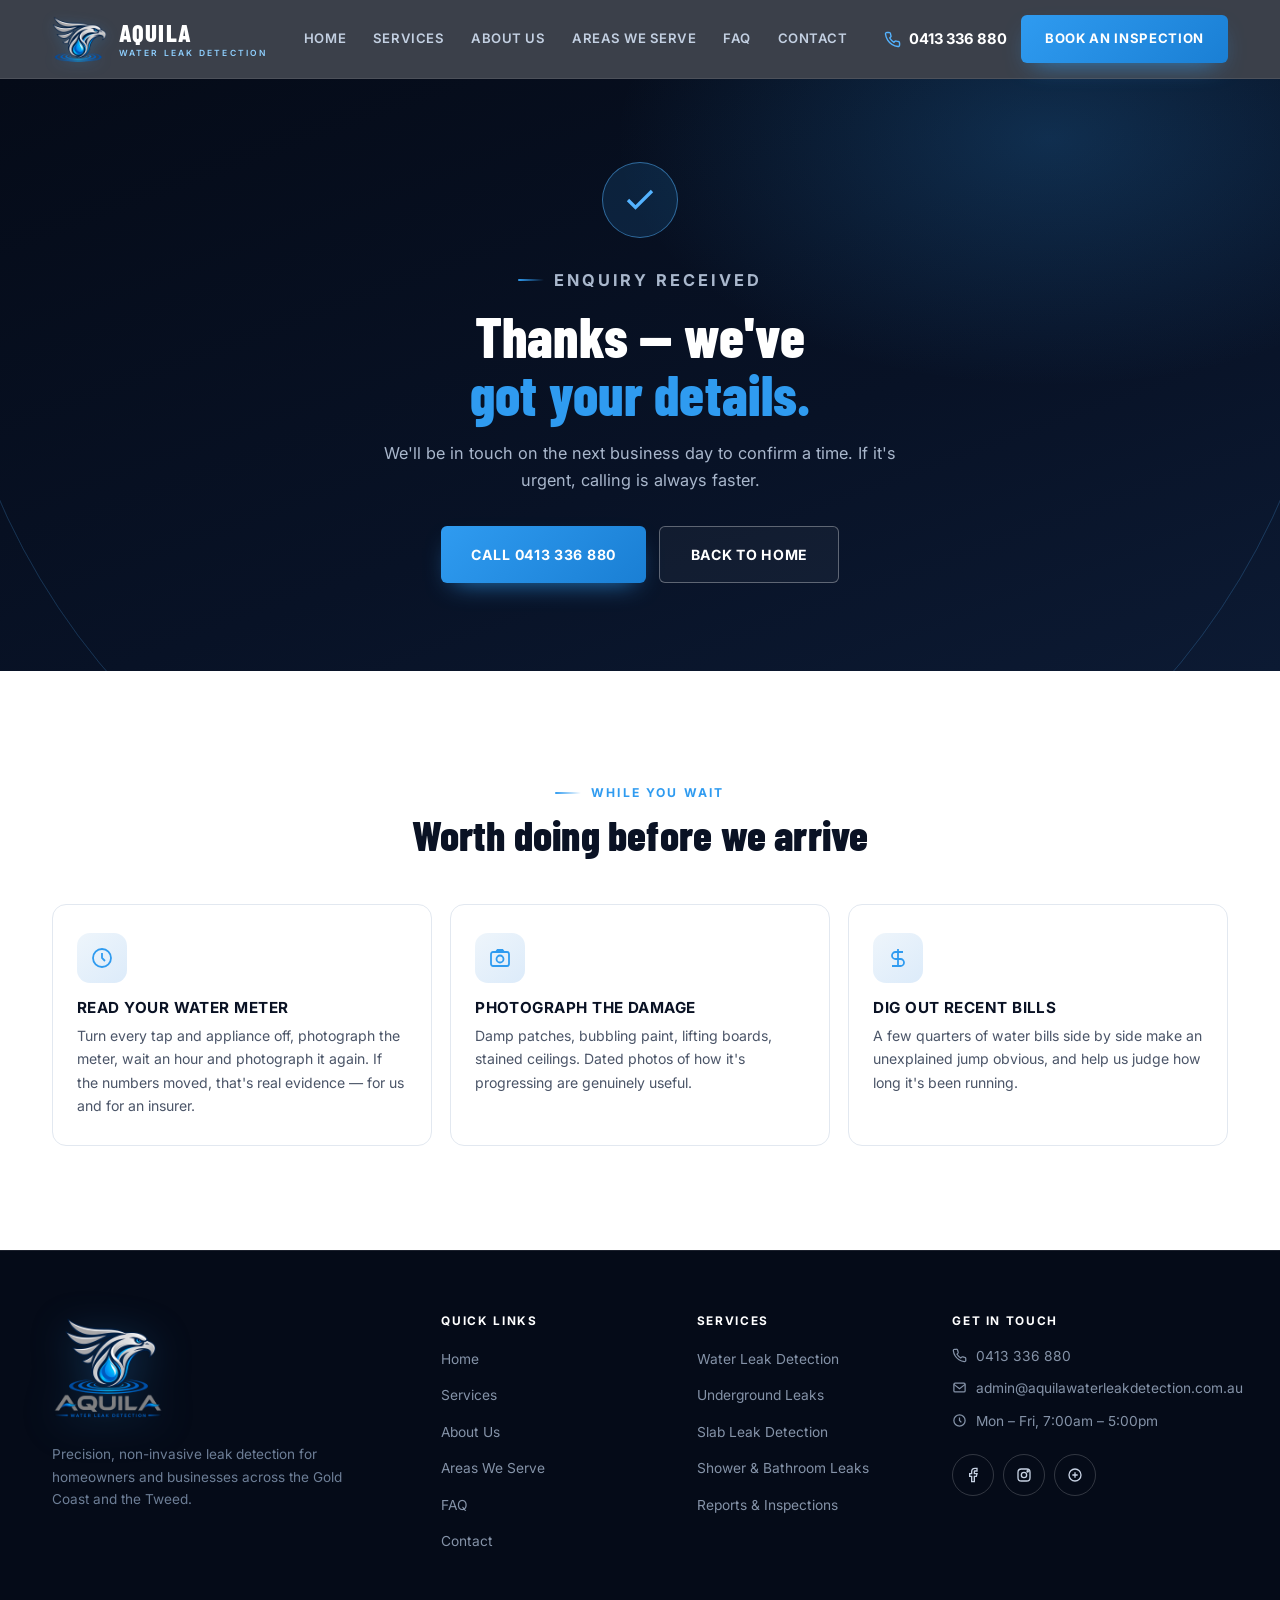
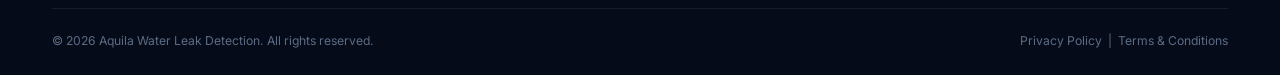
<file: thank-you.html>
<!DOCTYPE html>
<html lang="en-AU">
<head>
<meta charset="UTF-8">
<meta name="viewport" content="width=device-width, initial-scale=1, viewport-fit=cover">
<meta name="theme-color" content="#050b18">
<title>Thanks — we've got your enquiry | Aquila Water Leak Detection</title>
<meta name="description" content="Your enquiry has been received. We'll be in touch on the next business day.">
<meta name="robots" content="noindex">
<link rel="icon" href="assets/img/logo-mark.png">
<link rel="preconnect" href="https://fonts.googleapis.com">
<link rel="preconnect" href="https://fonts.gstatic.com" crossorigin>
<link href="https://fonts.googleapis.com/css2?family=Barlow+Condensed:wght@600;700;800&family=Inter:wght@400;500;600;700&display=swap" rel="stylesheet">
<link rel="stylesheet" href="assets/css/style.css">
</head>
<body>

<div class="scroll-progress" aria-hidden="true"></div>

<header class="site-header">
  <div class="header-inner">
    <a href="index.html" class="logo" aria-label="Aquila Water Leak Detection — home">
      <img class="logo-mark" src="assets/img/logo-mark.png" alt="" width="520" height="432">
      <span class="logotext"><span class="name">AQUILA</span><span class="tag">WATER LEAK DETECTION</span></span>
    </a>
    <nav class="main-nav" aria-label="Primary">
      <a href="index.html">Home</a>
      <a href="services.html">Services</a>
      <a href="about.html">About Us</a>
      <a href="areas.html">Areas We Serve</a>
      <a href="faq.html">FAQ</a>
      <a href="contact.html">Contact</a>
    </nav>
    <div class="header-right">
      <a href="tel:0413336880" class="phone-chip">
        <svg width="17" height="17" viewBox="0 0 24 24" fill="none" stroke="#54b3ff" stroke-width="2" stroke-linecap="round" stroke-linejoin="round"><path d="M22 16.92v3a2 2 0 0 1-2.18 2 19.79 19.79 0 0 1-8.63-3.07 19.5 19.5 0 0 1-6-6 19.79 19.79 0 0 1-3.07-8.67A2 2 0 0 1 4.11 2h3a2 2 0 0 1 2 1.72c.13.96.36 1.9.7 2.81a2 2 0 0 1-.45 2.11L8.09 9.91a16 16 0 0 0 6 6l1.27-1.27a2 2 0 0 1 2.11-.45c.9.34 1.85.57 2.81.7A2 2 0 0 1 22 16.92z"/></svg>
        <span>0413 336 880</span>
      </a>
      <a href="contact.html" class="btn btn-primary">Book an Inspection</a>
      <button class="nav-toggle" aria-label="Open menu" aria-expanded="false" aria-controls="mobileDrawer"><span></span></button>
    </div>
  </div>
</header>

<div class="mobile-drawer" id="mobileDrawer" aria-hidden="true">
  <nav aria-label="Mobile">
    <a href="index.html">Home <svg width="18" height="18" viewBox="0 0 24 24" fill="none" stroke="currentColor" stroke-width="2"><path d="M5 12h14M13 6l6 6-6 6"/></svg></a>
    <a href="services.html">Services <svg width="18" height="18" viewBox="0 0 24 24" fill="none" stroke="currentColor" stroke-width="2"><path d="M5 12h14M13 6l6 6-6 6"/></svg></a>
    <a href="about.html">About Us <svg width="18" height="18" viewBox="0 0 24 24" fill="none" stroke="currentColor" stroke-width="2"><path d="M5 12h14M13 6l6 6-6 6"/></svg></a>
    <a href="areas.html">Areas We Serve <svg width="18" height="18" viewBox="0 0 24 24" fill="none" stroke="currentColor" stroke-width="2"><path d="M5 12h14M13 6l6 6-6 6"/></svg></a>
    <a href="faq.html">FAQ <svg width="18" height="18" viewBox="0 0 24 24" fill="none" stroke="currentColor" stroke-width="2"><path d="M5 12h14M13 6l6 6-6 6"/></svg></a>
    <a href="contact.html">Contact <svg width="18" height="18" viewBox="0 0 24 24" fill="none" stroke="currentColor" stroke-width="2"><path d="M5 12h14M13 6l6 6-6 6"/></svg></a>
  </nav>
  <div class="drawer-foot">
    <a href="tel:0413336880" class="btn btn-primary btn-lg btn-block">Call 0413 336 880</a>
    <a href="contact.html" class="btn btn-outline btn-lg btn-block">Book an Inspection</a>
    <div class="drawer-meta"><span>Mon – Fri, 7:00am – 5:00pm</span><span>Gold Coast &amp; Tweed</span></div>
  </div>
</div>

<main>

<section class="page-hero">
  <div class="hero-rings" aria-hidden="true"><span></span><span></span><span></span></div>
  <div class="wrap center">
    <div style="max-width:620px;margin-inline:auto;">
      <div style="width:76px;height:76px;margin:0 auto 1.5rem;border-radius:50%;background:rgba(47,155,240,.14);border:1.5px solid rgba(84,179,255,.5);display:flex;align-items:center;justify-content:center;">
        <svg width="36" height="36" viewBox="0 0 24 24" fill="none" stroke="#54b3ff" stroke-width="2.2"><path d="M20 6L9 17l-5-5"/></svg>
      </div>
      <p class="eyebrow" style="justify-content:center;">Enquiry Received</p>
      <h1 style="margin:.85rem 0 1rem;">Thanks — we've<br><span class="accent">got your details.</span></h1>
      <p style="margin-inline:auto;">We'll be in touch on the next business day to confirm a time. If it's urgent, calling is always faster.</p>
      <div class="cta-actions" style="margin-top:2rem;">
        <a href="tel:0413336880" class="btn btn-primary btn-lg">Call 0413 336 880</a>
        <a href="index.html" class="btn btn-outline btn-lg">Back to Home</a>
      </div>
    </div>
  </div>
</section>

<section class="section">
  <div class="wrap center">
    <div class="section-head">
      <div class="reveal">
        <p class="eyebrow">While You Wait</p>
        <h2>Worth doing before we arrive</h2>
      </div>
    </div>
    <div class="card-grid" style="text-align:left;">
      <div class="vcard reveal">
        <div class="vicon"><svg width="24" height="24" viewBox="0 0 24 24" fill="none" stroke="#2f9bf0" stroke-width="1.8"><circle cx="12" cy="12" r="9"/><path d="M12 7v5l3 3"/></svg></div>
        <h3>Read your water meter</h3>
        <p>Turn every tap and appliance off, photograph the meter, wait an hour and photograph it again. If the numbers moved, that's real evidence — for us and for an insurer.</p>
      </div>
      <div class="vcard reveal" data-d="1">
        <div class="vicon"><svg width="24" height="24" viewBox="0 0 24 24" fill="none" stroke="#2f9bf0" stroke-width="1.8"><rect x="3" y="6" width="18" height="14" rx="2"/><circle cx="12" cy="13" r="3.5"/><path d="M8 6l1.5-2h5L16 6"/></svg></div>
        <h3>Photograph the damage</h3>
        <p>Damp patches, bubbling paint, lifting boards, stained ceilings. Dated photos of how it's progressing are genuinely useful.</p>
      </div>
      <div class="vcard reveal" data-d="2">
        <div class="vicon"><svg width="24" height="24" viewBox="0 0 24 24" fill="none" stroke="#2f9bf0" stroke-width="1.8"><path d="M12 3v18M17 6H9.5a3.5 3.5 0 0 0 0 7h5a3.5 3.5 0 0 1 0 7H6"/></svg></div>
        <h3>Dig out recent bills</h3>
        <p>A few quarters of water bills side by side make an unexplained jump obvious, and help us judge how long it's been running.</p>
      </div>
    </div>
  </div>
</section>

</main>

<footer class="site-footer">
  <div class="wrap">
    <div class="footer-grid">
      <div class="footer-brand">
        <a href="index.html"><img class="footer-logo" src="assets/img/logo-full.png" alt="Aquila Water Leak Detection" width="500" height="500" loading="lazy"></a>
        <p>Precision, non-invasive leak detection for homeowners and businesses across the Gold Coast and the Tweed.</p>
      </div>
      <div>
        <h3>Quick Links</h3>
        <ul>
          <li><a href="index.html">Home</a></li>
          <li><a href="services.html">Services</a></li>
          <li><a href="about.html">About Us</a></li>
          <li><a href="areas.html">Areas We Serve</a></li>
          <li><a href="faq.html">FAQ</a></li>
          <li><a href="contact.html">Contact</a></li>
        </ul>
      </div>
      <div>
        <h3>Services</h3>
        <ul>
          <li><a href="services.html#water-leak-detection">Water Leak Detection</a></li>
          <li><a href="services.html#underground-leaks">Underground Leaks</a></li>
          <li><a href="services.html#slab-leak-detection">Slab Leak Detection</a></li>
          <li><a href="services.html#shower-bathroom-leaks">Shower &amp; Bathroom Leaks</a></li>
          <li><a href="services.html#reports-inspections">Reports &amp; Inspections</a></li>
        </ul>
      </div>
      <div class="footer-social">
        <h3>Get In Touch</h3>
        <div class="footer-contact">
          <a href="tel:0413336880"><svg width="15" height="15" viewBox="0 0 24 24" fill="none" stroke="currentColor" stroke-width="2" style="margin-top:3px;flex-shrink:0"><path d="M22 16.92v3a2 2 0 0 1-2.18 2 19.79 19.79 0 0 1-8.63-3.07 19.5 19.5 0 0 1-6-6 19.79 19.79 0 0 1-3.07-8.67A2 2 0 0 1 4.11 2h3a2 2 0 0 1 2 1.72c.13.96.36 1.9.7 2.81a2 2 0 0 1-.45 2.11L8.09 9.91a16 16 0 0 0 6 6l1.27-1.27a2 2 0 0 1 2.11-.45c.9.34 1.85.57 2.81.7A2 2 0 0 1 22 16.92z"/></svg>0413 336 880</a>
          <a href="mailto:admin@aquilawaterleakdetection.com.au"><svg width="15" height="15" viewBox="0 0 24 24" fill="none" stroke="currentColor" stroke-width="2" style="margin-top:3px;flex-shrink:0"><rect x="3" y="5" width="18" height="14" rx="2"/><path d="M3 7l9 7 9-7"/></svg>admin@aquilawaterleakdetection.com.au</a>
          <span><svg width="15" height="15" viewBox="0 0 24 24" fill="none" stroke="currentColor" stroke-width="2" style="margin-top:3px;flex-shrink:0"><circle cx="12" cy="12" r="9"/><path d="M12 7v5l3 3"/></svg>Mon – Fri, 7:00am – 5:00pm</span>
        </div>
        <div class="social-row">
          <a href="#" aria-label="Facebook"><svg width="16" height="16" viewBox="0 0 24 24" fill="none" stroke="#c7d2e3" stroke-width="2"><path d="M18 2h-3a5 5 0 0 0-5 5v3H7v4h3v8h4v-8h3l1-4h-4V7a1 1 0 0 1 1-1h3z"/></svg></a>
          <a href="#" aria-label="Instagram"><svg width="16" height="16" viewBox="0 0 24 24" fill="none" stroke="#c7d2e3" stroke-width="2"><rect x="3" y="3" width="18" height="18" rx="5"/><circle cx="12" cy="12" r="4"/><circle cx="17.5" cy="6.5" r="1"/></svg></a>
          <a href="#" aria-label="Google Business Profile"><svg width="16" height="16" viewBox="0 0 24 24" fill="none" stroke="#c7d2e3" stroke-width="2"><circle cx="12" cy="12" r="9"/><path d="M8 12h8M12 8v8"/></svg></a>
        </div>
      </div>
    </div>
    <div class="footer-bottom">
      <span>&copy; <span data-year>2026</span> Aquila Water Leak Detection. All rights reserved.</span>
      <span><a href="privacy.html">Privacy Policy</a> &nbsp;|&nbsp; <a href="terms.html">Terms &amp; Conditions</a></span>
    </div>
  </div>
</footer>

<button class="to-top" aria-label="Back to top">
  <svg width="18" height="18" viewBox="0 0 24 24" fill="none" stroke="currentColor" stroke-width="2.5"><path d="M12 19V5M5 12l7-7 7 7"/></svg>
</button>

<div class="mobile-bar">
  <a class="call" href="tel:0413336880"><svg width="16" height="16" viewBox="0 0 24 24" fill="none" stroke="currentColor" stroke-width="2"><path d="M22 16.92v3a2 2 0 0 1-2.18 2 19.79 19.79 0 0 1-8.63-3.07 19.5 19.5 0 0 1-6-6 19.79 19.79 0 0 1-3.07-8.67A2 2 0 0 1 4.11 2h3a2 2 0 0 1 2 1.72c.13.96.36 1.9.7 2.81a2 2 0 0 1-.45 2.11L8.09 9.91a16 16 0 0 0 6 6l1.27-1.27a2 2 0 0 1 2.11-.45c.9.34 1.85.57 2.81.7A2 2 0 0 1 22 16.92z"/></svg>Call Now</a>
  <a class="book" href="contact.html"><svg width="16" height="16" viewBox="0 0 24 24" fill="none" stroke="currentColor" stroke-width="2"><rect x="3" y="4" width="18" height="18" rx="2"/><path d="M16 2v4M8 2v4M3 10h18"/></svg>Book</a>
</div>

<script src="assets/js/main.js"></script>
</body>
</html>
</file>
<file: assets/css/style.css>
/* ==========================================================================
   AQUILA WATER LEAK DETECTION — Design System
   ========================================================================== */

/* ---------- 1. Tokens ---------- */
:root{
  /* Brand */
  --navy-950:#050b18;
  --navy-900:#081226;
  --navy-850:#0a1730;
  --navy-800:#0c1a33;
  --navy-700:#122448;
  --blue-600:#1a7fd4;
  --blue-500:#2f9bf0;
  --blue-400:#54b3ff;
  --blue-300:#8fd0ff;
  --blue-200:#c2e6ff;
  --ice-100:#eef5fb;
  --paper:#f5f7fa;
  --paper-2:#eef2f7;
  --white:#ffffff;
  --ink-900:#0a1224;
  --ink-700:#25324a;
  --ink-600:#4b5568;
  --ink-400:#8593a8;
  --line:#e2e8f0;
  --line-dark:rgba(255,255,255,0.09);

  /* Type */
  --font-display:'Barlow Condensed','Oswald','Arial Narrow',sans-serif;
  --font-body:'Inter',-apple-system,BlinkMacSystemFont,'Segoe UI',Roboto,sans-serif;

  /* Fluid scale */
  --fs-hero:clamp(2.15rem, 1.15rem + 4.4vw, 4.1rem);
  --fs-h2:clamp(1.75rem, 1.15rem + 2.4vw, 2.65rem);
  --fs-h3:clamp(1.15rem, 0.95rem + 0.8vw, 1.45rem);
  --fs-body:clamp(0.95rem, 0.9rem + 0.22vw, 1.05rem);

  /* Space */
  --gutter:clamp(1.15rem, 0.55rem + 2.4vw, 2rem);
  --section-y:clamp(3.75rem, 2rem + 6vw, 6.5rem);
  --maxw:1240px;

  /* Effects */
  --radius:14px;
  --radius-sm:8px;
  --shadow-sm:0 4px 14px -8px rgba(12,32,64,.35);
  --shadow-md:0 18px 40px -24px rgba(10,28,60,.45);
  --shadow-lg:0 36px 80px -36px rgba(6,18,40,.6);
  --ease:cubic-bezier(.22,.68,.26,1);
  --header-h:78px;
}

/* ---------- 2. Reset & base ---------- */
*,*::before,*::after{margin:0;padding:0;box-sizing:border-box;}
html{
  scroll-behavior:smooth;
  scroll-padding-top:calc(var(--header-h) + 12px);
  -webkit-text-size-adjust:100%;
}
body{
  font-family:var(--font-body);
  font-size:var(--fs-body);
  line-height:1.65;
  color:var(--ink-900);
  background:var(--white);
  overflow-x:hidden;
  -webkit-font-smoothing:antialiased;
  text-rendering:optimizeLegibility;
}
/* height:auto is load-bearing — without it, an image constrained by max-width
   keeps the height from its width/height attributes and renders squashed. */
img{max-width:100%;height:auto;display:block;}
svg{max-width:100%;display:block;}
a{text-decoration:none;color:inherit;}
ul,ol{list-style:none;}
button{font:inherit;cursor:pointer;border:none;background:none;color:inherit;}
input,textarea,select{font:inherit;}
:focus-visible{outline:3px solid var(--blue-400);outline-offset:3px;border-radius:4px;}
::selection{background:var(--blue-500);color:#fff;}

h1,h2,h3,h4{
  font-family:var(--font-display);
  font-weight:800;
  letter-spacing:.005em;
  line-height:1.04;
  text-wrap:balance;
}
p{text-wrap:pretty;}

/* ---------- 3. Layout utilities ---------- */
/* overflow-x:clip contains decorative glows/rings that bleed past the viewport
   without creating a scroll container — so position:sticky keeps working. */
main{overflow-x:clip;}
.wrap{width:100%;max-width:var(--maxw);margin-inline:auto;padding-inline:var(--gutter);}
.section{padding-block:var(--section-y);}
.section--tight{padding-block:calc(var(--section-y) * .68);}
.bg-paper{background:var(--paper);}
.bg-ice{background:linear-gradient(180deg,var(--white),var(--ice-100));}
.bg-navy{
  background:
    radial-gradient(ellipse 900px 500px at 85% 0%, rgba(47,155,240,.18), transparent 62%),
    linear-gradient(155deg,var(--navy-950),var(--navy-900) 55%,var(--navy-800));
  color:var(--white);
}
.center{text-align:center;}
.center .section-head{justify-content:center;text-align:center;}
.center .section-head .lede{margin-inline:auto;}

.eyebrow{
  display:inline-flex;align-items:center;gap:.6rem;
  font-weight:700;font-size:.76rem;letter-spacing:.18em;text-transform:uppercase;
  color:var(--blue-500);
}
.eyebrow::before{
  content:"";width:26px;height:2px;border-radius:2px;
  background:linear-gradient(90deg,var(--blue-500),transparent);
}
.bg-navy .eyebrow, .hero .eyebrow{color:var(--blue-400);}
.bg-navy .eyebrow::before{background:linear-gradient(90deg,var(--blue-400),transparent);}

.section-head{
  display:flex;justify-content:space-between;align-items:flex-end;gap:1.5rem;
  margin-bottom:clamp(2rem,1.2rem + 2.2vw,3.25rem);flex-wrap:wrap;
}
.section-head h2{font-size:var(--fs-h2);margin-top:.6rem;}
.section-head .lede{
  color:var(--ink-600);max-width:58ch;margin-top:.9rem;font-size:1.02rem;
}
.bg-navy .section-head .lede{color:#a9b7cc;}
.accent{color:var(--blue-500);}
.bg-navy .accent,.hero .accent{color:var(--blue-400);}

/* ---------- 4. Buttons ---------- */
.btn{
  position:relative;overflow:hidden;
  display:inline-flex;align-items:center;justify-content:center;gap:.55rem;
  min-height:48px;padding:.85rem 1.5rem;
  font-weight:700;font-size:.82rem;letter-spacing:.05em;text-transform:uppercase;
  border-radius:6px;transition:transform .2s var(--ease),background .2s,border-color .2s,box-shadow .25s;
  white-space:nowrap;
}
.btn svg{flex-shrink:0;}
.btn::after{
  content:"";position:absolute;inset:0;
  background:linear-gradient(115deg,transparent 30%,rgba(255,255,255,.28) 50%,transparent 70%);
  transform:translateX(-120%);transition:transform .6s var(--ease);
}
.btn:hover::after{transform:translateX(120%);}
.btn-primary{
  background:linear-gradient(135deg,var(--blue-500),var(--blue-600));
  color:var(--white);box-shadow:0 10px 26px -12px rgba(47,155,240,.85);
}
.btn-primary:hover{transform:translateY(-2px);box-shadow:0 16px 34px -12px rgba(47,155,240,.9);}
.btn-outline{background:rgba(255,255,255,.04);color:var(--white);border:1.5px solid rgba(255,255,255,.32);}
.btn-outline:hover{border-color:var(--white);background:rgba(255,255,255,.1);transform:translateY(-2px);}
.btn-dark-outline{background:transparent;color:var(--navy-900);border:1.5px solid rgba(10,18,36,.28);}
.btn-dark-outline:hover{background:var(--navy-900);color:var(--white);border-color:var(--navy-900);transform:translateY(-2px);}
.btn-ghost{color:var(--blue-500);padding-inline:0;min-height:auto;}
.btn-ghost:hover{color:var(--blue-600);gap:.85rem;}
.btn-block{width:100%;}
.btn-lg{min-height:56px;padding:1rem 1.9rem;font-size:.88rem;}

/* ---------- 5. Reveal on scroll ---------- */
.reveal{opacity:0;transform:translateY(26px);transition:opacity .7s var(--ease),transform .7s var(--ease);}
.reveal.in{opacity:1;transform:none;}
.reveal[data-d="1"]{transition-delay:.08s}
.reveal[data-d="2"]{transition-delay:.16s}
.reveal[data-d="3"]{transition-delay:.24s}
.reveal[data-d="4"]{transition-delay:.32s}
.reveal[data-d="5"]{transition-delay:.4s}
.reveal[data-d="6"]{transition-delay:.48s}

/* ---------- 6. Scroll progress ---------- */
.scroll-progress{
  position:fixed;top:0;left:0;height:3px;width:100%;z-index:200;
  transform:scaleX(0);transform-origin:0 50%;
  background:linear-gradient(90deg,var(--blue-600),var(--blue-400),var(--blue-300));
  pointer-events:none;
}

/* ---------- 7. Header ---------- */
.site-header{
  position:sticky;top:0;z-index:120;
  background:rgba(5,11,24,.78);
  backdrop-filter:blur(14px) saturate(140%);
  -webkit-backdrop-filter:blur(14px) saturate(140%);
  border-bottom:1px solid var(--line-dark);
  transition:background .3s,box-shadow .3s,border-color .3s;
}
.site-header.scrolled{background:rgba(5,11,24,.96);box-shadow:0 12px 30px -20px rgba(0,0,0,.9);}
.header-inner{
  display:flex;align-items:center;justify-content:space-between;gap:1.25rem;
  max-width:var(--maxw);margin-inline:auto;
  padding:.85rem var(--gutter);min-height:var(--header-h);
}
.logo{display:flex;align-items:center;gap:.7rem;flex-shrink:0;}
.logo-mark{
  height:46px;width:auto;
  filter:drop-shadow(0 3px 7px rgba(47,155,240,.22));
  transition:transform .35s var(--ease);
}
.logo:hover .logo-mark{transform:translateY(-2px) scale(1.03);}
.logotext{display:flex;flex-direction:column;line-height:1;}
.logotext .name{
  font-family:var(--font-display);font-weight:800;font-size:1.55rem;
  letter-spacing:.05em;color:var(--white);
}
.logotext .tag{
  font-size:.53rem;letter-spacing:.26em;color:var(--blue-300);margin-top:.28rem;font-weight:600;
}
.main-nav{display:flex;gap:clamp(1rem,2.1vw,2rem);}
.main-nav a{
  font-size:.82rem;font-weight:600;letter-spacing:.04em;text-transform:uppercase;
  color:#c3d0e2;position:relative;padding-block:.45rem;transition:color .2s;
}
.main-nav a::after{
  content:"";position:absolute;left:0;right:0;bottom:0;height:2px;border-radius:2px;
  background:linear-gradient(90deg,var(--blue-500),var(--blue-300));
  transform:scaleX(0);transform-origin:0 50%;transition:transform .3s var(--ease);
}
.main-nav a:hover{color:var(--white);}
.main-nav a:hover::after,.main-nav a[aria-current="page"]::after{transform:scaleX(1);}
.main-nav a[aria-current="page"]{color:var(--white);}
.header-right{display:flex;align-items:center;gap:.9rem;flex-shrink:0;}
.phone-chip{
  display:flex;align-items:center;gap:.5rem;color:var(--white);
  font-weight:700;font-size:.92rem;white-space:nowrap;transition:color .2s;
}
.phone-chip:hover{color:var(--blue-300);}
.phone-chip svg{flex-shrink:0;}

/* Burger */
.nav-toggle{
  display:none;width:46px;height:46px;border-radius:8px;
  align-items:center;justify-content:center;
  border:1px solid rgba(255,255,255,.16);background:rgba(255,255,255,.05);
}
.nav-toggle span{
  display:block;width:20px;height:2px;background:var(--white);border-radius:2px;position:relative;
  transition:background .2s var(--ease);
}
.nav-toggle span::before,.nav-toggle span::after{
  content:"";position:absolute;left:0;width:20px;height:2px;background:var(--white);border-radius:2px;
  transition:transform .3s var(--ease),top .2s var(--ease);
}
.nav-toggle span::before{top:-6px;}
.nav-toggle span::after{top:6px;}
body.nav-open .nav-toggle span{background:transparent;}
body.nav-open .nav-toggle span::before{top:0;transform:rotate(45deg);}
body.nav-open .nav-toggle span::after{top:0;transform:rotate(-45deg);}

/* Mobile drawer */
.mobile-drawer{
  position:fixed;inset:0;z-index:115;
  display:flex;flex-direction:column;
  padding:calc(var(--header-h) + 1.5rem) var(--gutter) calc(2rem + env(safe-area-inset-bottom));
  background:
    radial-gradient(ellipse 700px 420px at 80% 8%, rgba(47,155,240,.2), transparent 60%),
    linear-gradient(160deg,var(--navy-950),var(--navy-900) 60%,var(--navy-800));
  overflow-y:auto;overscroll-behavior:contain;
  opacity:0;visibility:hidden;transform:translateY(-8px);
  transition:opacity .32s var(--ease),transform .32s var(--ease),visibility .32s;
}
body.nav-open .mobile-drawer{opacity:1;visibility:visible;transform:none;}
.mobile-drawer nav{display:flex;flex-direction:column;}
.mobile-drawer nav a{
  display:flex;align-items:center;justify-content:space-between;
  font-family:var(--font-display);font-weight:700;font-size:1.65rem;letter-spacing:.02em;
  text-transform:uppercase;color:#dbe6f4;
  padding:1rem 0;border-bottom:1px solid rgba(255,255,255,.08);
  opacity:0;transform:translateX(-14px);
  transition:color .2s,opacity .4s var(--ease),transform .4s var(--ease);
}
body.nav-open .mobile-drawer nav a{opacity:1;transform:none;}
.mobile-drawer nav a:nth-child(1){transition-delay:.06s}
.mobile-drawer nav a:nth-child(2){transition-delay:.1s}
.mobile-drawer nav a:nth-child(3){transition-delay:.14s}
.mobile-drawer nav a:nth-child(4){transition-delay:.18s}
.mobile-drawer nav a:nth-child(5){transition-delay:.22s}
.mobile-drawer nav a:nth-child(6){transition-delay:.26s}
.mobile-drawer nav a:nth-child(7){transition-delay:.3s}
.mobile-drawer nav a:hover,.mobile-drawer nav a[aria-current="page"]{color:var(--blue-400);}
.mobile-drawer nav a svg{opacity:.5;}
.drawer-foot{margin-top:auto;padding-top:2rem;display:grid;gap:.75rem;}
.drawer-meta{
  display:flex;flex-wrap:wrap;gap:.4rem 1.25rem;color:#8ea0ba;font-size:.82rem;padding-top:1rem;
}

/* ---------- 8. Hero ---------- */
.hero{
  position:relative;overflow:hidden;isolation:isolate;
  background:linear-gradient(160deg,var(--navy-950) 0%,var(--navy-900) 55%,var(--navy-800) 100%);
  padding-top:clamp(2.75rem,1.5rem + 4vw,4.75rem);
}
.hero-aura{
  position:absolute;inset:-20% -10%;z-index:-2;pointer-events:none;
  background:
    radial-gradient(ellipse 46% 42% at 78% 18%, rgba(47,155,240,.32), transparent 62%),
    radial-gradient(ellipse 40% 40% at 12% 82%, rgba(26,127,212,.22), transparent 65%);
  animation:auraDrift 18s ease-in-out infinite alternate;
}
@keyframes auraDrift{
  0%{transform:translate3d(0,0,0) scale(1);}
  100%{transform:translate3d(-3%,2%,0) scale(1.08);}
}
.hero-rings{
  position:absolute;left:50%;bottom:-42%;width:min(1400px,190%);aspect-ratio:1;
  transform:translateX(-50%);z-index:-1;opacity:.4;pointer-events:none;
}
.hero-rings span{
  position:absolute;inset:0;margin:auto;border-radius:50%;
  border:1px solid rgba(84,179,255,.22);
  animation:ripple 7s var(--ease) infinite;
}
.hero-rings span:nth-child(2){animation-delay:1.75s}
.hero-rings span:nth-child(3){animation-delay:3.5s}
.hero-rings span:nth-child(4){animation-delay:5.25s}
@keyframes ripple{
  0%{width:6%;height:6%;opacity:0;}
  12%{opacity:.85;}
  100%{width:100%;height:100%;opacity:0;}
}
.hero-grid{
  display:grid;grid-template-columns:1.06fr .94fr;gap:clamp(2rem,4vw,3.25rem);align-items:center;
  max-width:var(--maxw);margin-inline:auto;
  padding:0 var(--gutter) clamp(3rem,2rem + 3vw,4.5rem);
}
.hero-copy h1{font-size:var(--fs-hero);color:var(--white);margin:.9rem 0 1.15rem;letter-spacing:-.005em;}
.hero-copy .sub{font-size:clamp(1rem,.95rem + .35vw,1.15rem);color:#aebdd2;max-width:34ch;margin-bottom:1.9rem;}
.hero-btns{display:flex;gap:.8rem;margin-bottom:2.5rem;flex-wrap:wrap;}
.hero-features{display:grid;grid-template-columns:repeat(3,minmax(0,1fr));gap:1.15rem;max-width:560px;}
.hf-item{display:flex;align-items:flex-start;gap:.75rem;}
.hf-icon{
  width:44px;height:44px;border-radius:50%;flex-shrink:0;
  border:1.5px solid rgba(84,179,255,.42);background:rgba(47,155,240,.1);
  display:flex;align-items:center;justify-content:center;
  transition:transform .3s var(--ease),background .3s;
}
.hf-item:hover .hf-icon{transform:translateY(-3px);background:rgba(47,155,240,.22);}
.hf-item h3{font-family:var(--font-body);font-size:.78rem;font-weight:700;text-transform:uppercase;letter-spacing:.06em;color:var(--white);margin-bottom:.2rem;}
.hf-item p{font-size:.76rem;color:#8496b0;line-height:1.4;}

.hero-art{position:relative;}
.hero-photo-frame{
  position:relative;border-radius:var(--radius);overflow:hidden;
  border:1px solid rgba(84,179,255,.2);box-shadow:var(--shadow-lg);
  will-change:transform;
}
.hero-photo-frame img{width:100%;height:100%;object-fit:cover;aspect-ratio:514/459;}
.hero-photo-frame::after{
  content:"";position:absolute;inset:0;pointer-events:none;
  background:linear-gradient(200deg,rgba(8,18,38,0) 48%,rgba(5,11,24,.55) 100%);
}
.hero-photo-glow{
  position:absolute;inset:-34px;z-index:-1;filter:blur(14px);
  background:radial-gradient(ellipse 62% 62% at 60% 32%, rgba(47,155,240,.34), transparent 70%);
}
.hero-badge{
  position:absolute;display:flex;align-items:center;gap:.65rem;
  padding:.7rem .95rem;border-radius:10px;
  background:rgba(6,14,30,.82);backdrop-filter:blur(12px);
  border:1px solid rgba(84,179,255,.28);box-shadow:var(--shadow-md);
  animation:float 5.5s ease-in-out infinite;
}
.hero-badge b{display:block;font-size:.9rem;color:var(--white);font-weight:700;line-height:1.15;}
.hero-badge span{display:block;font-size:.68rem;color:#94a6c0;letter-spacing:.04em;}
.hero-badge--tl{top:8%;left:-14px;}
.hero-badge--br{bottom:9%;right:-14px;animation-delay:2s;}
@keyframes float{0%,100%{transform:translateY(0)}50%{transform:translateY(-9px)}}

/* Hero wave separator */
.wave-sep{display:block;width:100%;height:auto;line-height:0;}
.wave-sep svg{width:100%;height:clamp(38px,5vw,72px);display:block;}

/* ---------- 10. Service cards ---------- */
.service-grid{display:grid;grid-template-columns:repeat(auto-fit,minmax(210px,1fr));gap:1.15rem;}
.service-card{
  position:relative;overflow:hidden;isolation:isolate;
  display:flex;flex-direction:column;
  background:var(--white);border:1px solid var(--line);border-radius:var(--radius);
  padding:1.7rem 1.35rem 1.5rem;
  transition:transform .28s var(--ease),box-shadow .28s var(--ease),border-color .28s;
}
.service-card::before{
  content:"";position:absolute;inset:0;z-index:-1;opacity:0;transition:opacity .3s;
  background:radial-gradient(320px circle at var(--mx,50%) var(--my,0%), rgba(47,155,240,.12), transparent 65%);
}
.service-card:hover{transform:translateY(-6px);border-color:rgba(47,155,240,.55);box-shadow:var(--shadow-md);}
.service-card:hover::before{opacity:1;}
.service-card .sicon{
  width:52px;height:52px;border-radius:13px;margin-bottom:1.1rem;
  background:linear-gradient(140deg,var(--ice-100),#dcebfa);
  display:flex;align-items:center;justify-content:center;
  transition:transform .32s var(--ease);
}
.service-card:hover .sicon{transform:rotate(-6deg) scale(1.06);}
.service-card h3{
  font-family:var(--font-body);font-size:.9rem;font-weight:700;letter-spacing:.02em;
  text-transform:uppercase;line-height:1.3;margin-bottom:.6rem;
}
.service-card p{font-size:.86rem;color:var(--ink-600);line-height:1.6;}
.service-card .more{
  margin-top:1.1rem;font-size:.76rem;font-weight:700;letter-spacing:.08em;text-transform:uppercase;
  color:var(--blue-500);display:inline-flex;align-items:center;gap:.4rem;
  opacity:.75;transition:gap .25s,opacity .25s;
}
.service-card:hover .more{gap:.7rem;opacity:1;}

/* ---------- 11. Process timeline ---------- */
.process{display:grid;grid-template-columns:repeat(4,1fr);gap:1.5rem;position:relative;}
.process::before{
  content:"";position:absolute;top:26px;left:8%;right:8%;height:2px;
  background:linear-gradient(90deg,transparent,rgba(84,179,255,.45),rgba(84,179,255,.45),transparent);
}
.step{position:relative;text-align:center;}
.step-num{
  width:54px;height:54px;margin:0 auto 1.15rem;border-radius:50%;
  display:flex;align-items:center;justify-content:center;
  font-family:var(--font-display);font-weight:800;font-size:1.3rem;
  color:var(--white);background:linear-gradient(140deg,var(--blue-500),var(--blue-600));
  box-shadow:0 0 0 6px rgba(47,155,240,.14),0 12px 26px -14px rgba(47,155,240,.9);
  transition:transform .3s var(--ease),box-shadow .3s;
}
.bg-navy .step-num{box-shadow:0 0 0 6px rgba(47,155,240,.16),0 0 0 12px rgba(47,155,240,.06);}
.step:hover .step-num{transform:translateY(-4px) scale(1.06);}
.step h3{font-size:1.05rem;margin-bottom:.5rem;letter-spacing:.02em;text-transform:uppercase;font-size:.95rem;font-family:var(--font-body);font-weight:700;}
.step p{font-size:.85rem;color:var(--ink-600);line-height:1.6;max-width:26ch;margin-inline:auto;}
.bg-navy .step p{color:#9dadc4;}

/* ---------- 12. About / split ---------- */
.split{display:grid;grid-template-columns:1fr 1fr;gap:clamp(2rem,4vw,4rem);align-items:center;}
.split--3{grid-template-columns:.95fr .7fr 1fr;gap:clamp(2rem,3.5vw,3.25rem);}
.emblem{
  width:100%;max-width:250px;height:auto;margin-inline:auto;
  filter:drop-shadow(0 22px 40px rgba(47,155,240,.28));
  animation:float 7s ease-in-out infinite;
}
.check-list{display:grid;gap:1.15rem;}
.check-list li{display:flex;gap:.9rem;align-items:flex-start;}
.check-list .tick{
  width:26px;height:26px;border-radius:50%;flex-shrink:0;margin-top:2px;
  border:1.5px solid var(--blue-400);background:rgba(47,155,240,.1);
  display:flex;align-items:center;justify-content:center;
}
.check-list h3{font-family:var(--font-body);font-size:.88rem;font-weight:700;text-transform:uppercase;letter-spacing:.03em;margin-bottom:.2rem;}
.check-list p{font-size:.82rem;color:#93a2b9;line-height:1.5;}
.bg-paper .check-list p,.bg-ice .check-list p{color:var(--ink-600);}

/* ---------- 13. Warning signs ---------- */
.signs-grid{display:grid;grid-template-columns:repeat(auto-fit,minmax(200px,1fr));gap:1rem;}
.sign{
  display:flex;gap:.9rem;align-items:flex-start;
  padding:1.15rem 1.15rem;border-radius:12px;
  background:rgba(255,255,255,.04);border:1px solid rgba(255,255,255,.09);
  transition:background .25s,border-color .25s,transform .25s var(--ease);
}
.sign:hover{background:rgba(47,155,240,.1);border-color:rgba(84,179,255,.4);transform:translateY(-3px);}
.sign svg{flex-shrink:0;margin-top:2px;}
.sign p{font-size:.88rem;color:#c2cfe0;line-height:1.5;}

/* ---------- 14. Areas ---------- */
.tabs{display:flex;gap:.5rem;flex-wrap:wrap;margin-bottom:1.75rem;}
.tab{
  padding:.7rem 1.25rem;border-radius:999px;font-size:.82rem;font-weight:700;
  letter-spacing:.04em;text-transform:uppercase;min-height:44px;
  border:1.5px solid var(--line);color:var(--ink-600);background:var(--white);
  transition:all .22s var(--ease);
}
.tab:hover{border-color:var(--blue-400);color:var(--blue-600);}
.tab[aria-selected="true"]{background:var(--navy-900);border-color:var(--navy-900);color:var(--white);}
.suburbs{display:none;grid-template-columns:repeat(auto-fill,minmax(158px,1fr));gap:.6rem;}
.suburbs.active{display:grid;animation:fadeUp .45s var(--ease);}
@keyframes fadeUp{from{opacity:0;transform:translateY(10px)}to{opacity:1;transform:none}}
.suburb{
  display:flex;align-items:center;gap:.5rem;
  padding:.75rem .9rem;border-radius:8px;font-size:.85rem;font-weight:500;
  background:var(--white);border:1px solid var(--line);color:var(--ink-700);
  transition:all .2s var(--ease);
}
.suburb::before{
  content:"";width:6px;height:6px;border-radius:50%;background:var(--blue-400);flex-shrink:0;
}
.suburb:hover{border-color:var(--blue-400);background:var(--ice-100);transform:translateY(-2px);}

/* ---------- 15. FAQ accordion ---------- */
.faq{display:grid;gap:.7rem;max-width:880px;margin-inline:auto;}
.faq-item{border:1px solid var(--line);border-radius:12px;background:var(--white);overflow:hidden;transition:border-color .25s,box-shadow .25s;}
.faq-item.open{border-color:rgba(47,155,240,.5);box-shadow:var(--shadow-sm);}
.faq-q{
  width:100%;display:flex;align-items:center;justify-content:space-between;gap:1rem;
  padding:1.15rem 1.3rem;text-align:left;
  font-weight:600;font-size:.98rem;color:var(--ink-900);min-height:56px;
}
.faq-q:hover{color:var(--blue-600);}
.faq-icon{
  width:26px;height:26px;flex-shrink:0;border-radius:50%;position:relative;
  background:var(--ice-100);transition:background .25s,transform .3s var(--ease);
}
.faq-icon::before,.faq-icon::after{
  content:"";position:absolute;top:50%;left:50%;translate:-50% -50%;
  background:var(--blue-600);border-radius:2px;transition:transform .3s var(--ease);
}
.faq-icon::before{width:11px;height:2px;}
.faq-icon::after{width:2px;height:11px;}
.faq-item.open .faq-icon{background:var(--blue-500);}
.faq-item.open .faq-icon::before,.faq-item.open .faq-icon::after{background:#fff;}
.faq-item.open .faq-icon::after{transform:scaleY(0);}
.faq-a{max-height:0;overflow:hidden;transition:max-height .38s var(--ease);}
.faq-a p{padding:0 1.3rem 1.3rem;color:var(--ink-600);font-size:.92rem;line-height:1.7;}

/* ---------- 16. Trust + contact ---------- */
.trust-grid{display:grid;grid-template-columns:.85fr 1fr .62fr;}
.trust-left{padding:clamp(3rem,4vw,5rem) clamp(1.5rem,3vw,3rem);display:flex;flex-direction:column;justify-content:center;}
.trust-left h2{font-size:clamp(1.5rem,1.1rem + 1.6vw,1.95rem);line-height:1.15;margin:.7rem 0 1.9rem;}
.trust-badges{display:flex;gap:1.5rem;flex-wrap:wrap;}
.trust-badge{display:flex;align-items:center;gap:.65rem;}
.tb-icon{
  width:46px;height:46px;border-radius:50%;flex-shrink:0;
  background:var(--white);border:1px solid var(--line);
  display:flex;align-items:center;justify-content:center;
  transition:transform .28s var(--ease),border-color .28s;
}
.trust-badge:hover .tb-icon{transform:translateY(-3px);border-color:var(--blue-400);}
.trust-badge span{font-size:.72rem;font-weight:700;color:var(--ink-600);letter-spacing:.02em;line-height:1.25;}

.contact-cta{
  background:
    radial-gradient(ellipse 60% 60% at 90% 0%, rgba(47,155,240,.2), transparent 60%),
    linear-gradient(150deg,var(--navy-900),var(--navy-800));
  padding:clamp(2.5rem,3.5vw,3.75rem) clamp(1.5rem,3vw,2.75rem);color:var(--white);
}
.contact-cta h2{font-size:clamp(1.5rem,1.15rem + 1.4vw,1.85rem);margin-bottom:.5rem;}
.contact-cta > p{color:#a9b7cc;font-size:.9rem;margin-bottom:1.6rem;max-width:44ch;}
.form-row{display:grid;grid-template-columns:1fr 1fr;gap:.7rem;}
.field{margin-bottom:.7rem;}
.field label{display:block;font-size:.72rem;letter-spacing:.08em;text-transform:uppercase;color:#8ea0ba;margin-bottom:.35rem;font-weight:600;}
input[type=text],input[type=email],input[type=tel],select,textarea{
  width:100%;padding:.85rem .9rem;font-size:16px;
  background:rgba(255,255,255,.05);border:1px solid rgba(255,255,255,.16);
  border-radius:6px;color:var(--white);transition:border-color .2s,background .2s;
}
textarea{resize:vertical;min-height:96px;}
select option{background:var(--navy-800);color:var(--white);}
input::placeholder,textarea::placeholder{color:#7d8ca5;}
input:focus,textarea:focus,select:focus{border-color:var(--blue-400);background:rgba(255,255,255,.09);outline:none;box-shadow:0 0 0 3px rgba(47,155,240,.2);}
.form-note{font-size:.72rem;color:#7d8ca5;margin-top:.85rem;text-align:center;}

/* Honeypot — hidden from people, visible to naive bots */
.hp-field{position:absolute!important;left:-9999px!important;width:1px;height:1px;overflow:hidden;}

/* Inline validation */
.field.invalid input,.field.invalid textarea,.field.invalid select{
  border-color:#e5766c;background:rgba(229,118,108,.08);
}
.field-error{
  display:none;margin-top:.3rem;font-size:.74rem;color:#f0a49c;font-weight:500;
}
.field.invalid .field-error{display:block;}

button[type=submit][disabled]{opacity:.65;cursor:progress;}

.form-msg{
  display:none;margin-top:1rem;padding:.95rem 1.1rem;border-radius:8px;font-size:.88rem;line-height:1.55;
}
.form-msg.show{display:block;animation:fadeUp .4s var(--ease);}
.form-msg.ok{
  background:rgba(47,155,240,.14);border:1px solid rgba(84,179,255,.45);color:var(--blue-200);
}
.form-msg.err{
  background:rgba(229,118,108,.12);border:1px solid rgba(229,118,108,.5);color:#ffc9c2;
}
.form-msg.warn{
  background:rgba(230,170,60,.13);border:1px solid rgba(230,170,60,.5);color:#f4d9a4;
}
.form-msg a{color:#8fd0ff;font-weight:600;text-decoration:underline;text-underline-offset:2px;}

.contact-info{
  padding:clamp(2.5rem,3.5vw,3.75rem) clamp(1.5rem,2.5vw,2rem);
  background:var(--navy-950);color:var(--white);
  display:flex;flex-direction:column;gap:1.6rem;justify-content:center;
}
.ci-item{display:flex;gap:.9rem;align-items:flex-start;}
.ci-icon{
  width:40px;height:40px;border-radius:50%;flex-shrink:0;
  background:rgba(47,155,240,.12);border:1px solid rgba(84,179,255,.35);
  display:flex;align-items:center;justify-content:center;
  transition:background .25s,transform .25s var(--ease);
}
.ci-item:hover .ci-icon{background:rgba(47,155,240,.25);transform:scale(1.06);}
.ci-item h3{font-family:var(--font-body);font-size:.92rem;font-weight:600;margin-bottom:.15rem;line-height:1.35;word-break:break-word;}
.ci-item p{font-size:.8rem;color:#93a2b9;line-height:1.45;}

/* ---------- 17. Page hero (inner pages) ---------- */
.page-hero{
  position:relative;overflow:hidden;isolation:isolate;
  background:
    radial-gradient(ellipse 700px 400px at 82% 10%, rgba(47,155,240,.22), transparent 62%),
    linear-gradient(160deg,var(--navy-950),var(--navy-900) 60%,var(--navy-800));
  color:var(--white);
  padding:clamp(3rem,2rem + 4vw,5.25rem) 0 clamp(3.25rem,2rem + 4.5vw,5.5rem);
}
.page-hero h1{font-size:clamp(2rem,1.35rem + 3vw,3.5rem);margin:.85rem 0 1rem;}
.page-hero p{color:#a9b7cc;max-width:56ch;font-size:1.02rem;}
.crumbs{display:flex;gap:.5rem;align-items:center;font-size:.78rem;color:#7f90aa;margin-bottom:.35rem;flex-wrap:wrap;}
.crumbs a:hover{color:var(--blue-300);}
.crumbs span{opacity:.5;}

/* ---------- 18. Detail service rows ---------- */
.svc-row{
  display:grid;grid-template-columns:auto 1fr;gap:clamp(1.25rem,2.5vw,2.5rem);
  padding:clamp(1.75rem,2vw,2.5rem);border-radius:var(--radius);
  background:var(--white);border:1px solid var(--line);
  transition:box-shadow .3s,border-color .3s,transform .3s var(--ease);
}
.svc-row:hover{box-shadow:var(--shadow-md);border-color:rgba(47,155,240,.4);transform:translateY(-3px);}
.svc-row .sicon{
  width:68px;height:68px;border-radius:16px;flex-shrink:0;
  background:linear-gradient(140deg,var(--ice-100),#dcebfa);
  display:flex;align-items:center;justify-content:center;
}
.svc-row h2{font-size:clamp(1.3rem,1.1rem + .9vw,1.75rem);margin-bottom:.65rem;}
.svc-row > div > p{color:var(--ink-600);max-width:66ch;}
.svc-includes{display:grid;grid-template-columns:repeat(auto-fit,minmax(210px,1fr));gap:.55rem .9rem;margin-top:1.35rem;}
.svc-includes li{display:flex;gap:.55rem;align-items:flex-start;font-size:.87rem;color:var(--ink-700);}
.svc-includes li::before{
  content:"";width:16px;height:16px;flex-shrink:0;margin-top:4px;border-radius:50%;
  background:rgba(47,155,240,.15) url("data:image/svg+xml,%3Csvg xmlns='http://www.w3.org/2000/svg' viewBox='0 0 24 24' fill='none' stroke='%232f9bf0' stroke-width='3.5'%3E%3Cpath d='M20 6L9 17l-5-5'/%3E%3C/svg%3E") center/10px no-repeat;
}
.svc-stack{display:grid;gap:1.15rem;}

/* ---------- 19. Value cards ---------- */
.card-grid{display:grid;grid-template-columns:repeat(auto-fit,minmax(240px,1fr));gap:1.15rem;}
.vcard{
  padding:1.75rem 1.5rem;border-radius:var(--radius);
  background:var(--white);border:1px solid var(--line);
  transition:transform .28s var(--ease),box-shadow .28s,border-color .28s;
}
.vcard:hover{transform:translateY(-5px);box-shadow:var(--shadow-md);border-color:rgba(47,155,240,.45);}
.bg-navy .vcard{background:rgba(255,255,255,.04);border-color:rgba(255,255,255,.1);}
.bg-navy .vcard:hover{background:rgba(47,155,240,.09);}
.vcard .vicon{
  width:50px;height:50px;border-radius:13px;margin-bottom:1.05rem;
  background:linear-gradient(140deg,var(--ice-100),#dcebfa);
  display:flex;align-items:center;justify-content:center;
}
.bg-navy .vcard .vicon{background:rgba(47,155,240,.14);border:1px solid rgba(84,179,255,.3);}
.vcard h3{font-family:var(--font-body);font-size:.95rem;font-weight:700;text-transform:uppercase;letter-spacing:.03em;margin-bottom:.55rem;}
.vcard p{font-size:.88rem;color:var(--ink-600);line-height:1.65;}
.bg-navy .vcard p{color:#a3b2c8;}

/* ---------- 20. Big CTA band ---------- */
.cta-band{
  position:relative;overflow:hidden;isolation:isolate;text-align:center;
  background:
    radial-gradient(ellipse 60% 90% at 50% 0%, rgba(47,155,240,.28), transparent 62%),
    linear-gradient(150deg,var(--navy-900),var(--navy-800));
  color:var(--white);padding:clamp(3rem,2rem + 4vw,5rem) 0;
}
.cta-band h2{font-size:var(--fs-h2);margin-bottom:.85rem;}
.cta-band p{color:#a9b7cc;max-width:52ch;margin:0 auto 2rem;}
.cta-actions{display:flex;gap:.8rem;justify-content:center;flex-wrap:wrap;}

/* ---------- 21. Prose (legal pages) ---------- */
.prose{max-width:76ch;margin-inline:auto;}
.prose h2{font-size:clamp(1.3rem,1.1rem + .9vw,1.7rem);margin:2.25rem 0 .8rem;}
.prose h2:first-child{margin-top:0;}
.prose p,.prose li{color:var(--ink-600);font-size:.95rem;line-height:1.8;}
.prose p{margin-bottom:1rem;}
.prose ul{margin:0 0 1.25rem;display:grid;gap:.45rem;}
.prose ul li{display:flex;gap:.6rem;}
.prose ul li::before{content:"";width:6px;height:6px;border-radius:50%;background:var(--blue-400);flex-shrink:0;margin-top:.65rem;}
.prose a{color:var(--blue-600);text-decoration:underline;text-underline-offset:3px;}

/* ---------- 22. Footer ---------- */
.site-footer{
  background:var(--navy-950);color:#8593a8;
  padding:clamp(3rem,2rem + 3vw,4rem) 0 1.5rem;
  border-top:1px solid var(--line-dark);
}
.footer-grid{display:grid;grid-template-columns:1.6fr 1fr 1fr 1.1fr;gap:2rem;margin-bottom:2.75rem;}
.footer-grid h3{
  font-family:var(--font-body);font-size:.74rem;letter-spacing:.14em;text-transform:uppercase;
  color:var(--white);margin-bottom:1.1rem;font-weight:700;
}
.footer-grid ul li{margin-bottom:.55rem;}
.footer-grid ul li a{font-size:.86rem;color:#8593a8;transition:color .2s,padding-left .2s;display:inline-block;}
.footer-grid ul li a:hover{color:var(--blue-400);padding-left:4px;}
.footer-logo{height:112px;width:auto;filter:drop-shadow(0 8px 20px rgba(47,155,240,.25));}
.footer-brand p{font-size:.85rem;line-height:1.65;color:#6d7e96;margin-top:1rem;max-width:34ch;}
.social-row{display:flex;gap:.55rem;margin-top:.35rem;}
.social-row a{
  width:42px;height:42px;border-radius:50%;
  border:1px solid rgba(255,255,255,.18);
  display:flex;align-items:center;justify-content:center;transition:all .22s var(--ease);
}
.social-row a:hover{border-color:var(--blue-400);background:rgba(47,155,240,.14);transform:translateY(-3px);}
.footer-contact{display:grid;gap:.6rem;margin-bottom:1.35rem;}
.footer-contact a,.footer-contact span{font-size:.86rem;color:#8593a8;display:flex;gap:.55rem;align-items:flex-start;}
.footer-contact a:hover{color:var(--blue-400);}
.footer-bottom{
  border-top:1px solid rgba(255,255,255,.07);padding-top:1.35rem;
  display:flex;justify-content:space-between;gap:.75rem;flex-wrap:wrap;
  font-size:.76rem;color:#5c6c85;
}
.footer-bottom a:hover{color:var(--blue-400);}

/* ---------- 23. Floating helpers ---------- */
.to-top{
  position:fixed;right:18px;bottom:18px;z-index:90;
  width:46px;height:46px;border-radius:50%;
  background:var(--navy-900);color:#fff;border:1px solid rgba(84,179,255,.35);
  display:flex;align-items:center;justify-content:center;
  box-shadow:var(--shadow-md);
  opacity:0;visibility:hidden;transform:translateY(12px);
  transition:opacity .3s,transform .3s var(--ease),visibility .3s,background .2s;
}
.to-top.show{opacity:1;visibility:visible;transform:none;}
.to-top:hover{background:var(--blue-500);}

.mobile-bar{
  display:none;position:fixed;left:0;right:0;bottom:0;z-index:95;
  background:rgba(5,11,24,.96);backdrop-filter:blur(14px);
  border-top:1px solid rgba(255,255,255,.1);
  padding:.55rem .6rem calc(.55rem + env(safe-area-inset-bottom));
  gap:.5rem;
}
.mobile-bar a{
  flex:1;display:flex;align-items:center;justify-content:center;gap:.45rem;
  min-height:50px;border-radius:8px;
  font-size:.8rem;font-weight:700;letter-spacing:.05em;text-transform:uppercase;
}
.mobile-bar .call{background:linear-gradient(135deg,var(--blue-500),var(--blue-600));color:#fff;}
.mobile-bar .book{border:1.5px solid rgba(255,255,255,.3);color:#fff;}

/* ---------- 23b. Credential badges ---------- */
.cred-grid{display:flex;gap:1rem;flex-wrap:wrap;}
.cred{
  display:flex;align-items:center;gap:.85rem;
  padding:.9rem 1.15rem;border-radius:12px;
  background:var(--white);border:1px solid var(--line);
  box-shadow:var(--shadow-sm);
  transition:transform .25s var(--ease),border-color .25s,box-shadow .25s;
  min-width:0;
}
.cred:hover{transform:translateY(-3px);border-color:rgba(47,155,240,.5);box-shadow:var(--shadow-md);}
.cred-logo{
  width:52px;height:52px;flex-shrink:0;border-radius:10px;
  display:flex;align-items:center;justify-content:center;
  background:linear-gradient(140deg,var(--ice-100),#dcebfa);
  overflow:hidden;
}
.cred-logo img{width:100%;height:100%;object-fit:contain;padding:5px;}
.cred-text{min-width:0;}
.cred-text b{
  display:block;font-family:var(--font-display);font-weight:800;
  font-size:1.15rem;letter-spacing:.04em;color:var(--navy-900);line-height:1.1;
}
.cred-text span{
  display:block;font-size:.72rem;color:var(--ink-600);line-height:1.35;margin-top:.2rem;
}
.bg-navy .cred{background:rgba(255,255,255,.05);border-color:rgba(255,255,255,.12);box-shadow:none;}
.bg-navy .cred-text b{color:var(--white);}
.bg-navy .cred-text span{color:#93a2b9;}

/* ---------- 23c. Coverage map ---------- */
.map-layout{
  /* auto = the map column shrinks to the map's true width, so the tall/narrow
     coastal strip doesn't leave a band of dead space beside it */
  display:grid;grid-template-columns:auto 1fr;gap:clamp(1.5rem,3vw,2.75rem);align-items:start;
}
.map-stage{
  position:relative;width:100%;
  /* max-width is max-height x the viewBox aspect (1153/560 = 0.4857) */
  aspect-ratio:560/1153;max-height:82vh;max-width:min(100%,40vh);
  border-radius:var(--radius);overflow:hidden;
  background:#c9d8e6;border:1px solid var(--line);
  box-shadow:var(--shadow-md);
  touch-action:pan-y;
}
.map-stage svg{width:100%;height:100%;display:block;}
#mapViewport{transition:transform .75s var(--ease);}
@media(prefers-reduced-motion:reduce){#mapViewport{transition:none;}}

.map-land{fill:#f7fafc;}
.map-coast{fill:none;stroke:#a9c2d6;stroke-width:1.4;}
.map-river{fill:none;stroke:#8ab6d8;stroke-width:1.6;stroke-linecap:round;opacity:.85;}
.map-border{fill:none;stroke:#9aa8bb;stroke-width:1.6;stroke-dasharray:7 5;}
.map-wave{fill:none;stroke:#b6cadb;stroke-width:1.1;opacity:.6;}

.area-shape{
  fill:rgba(84,179,255,.30);
  stroke:#1a7fd4;stroke-width:1.8;
  cursor:pointer;
  transition:fill .28s var(--ease),stroke-width .28s;
}
.area-shape:hover{fill:rgba(84,179,255,.5);}
.area-g.is-active .area-shape{
  fill:rgba(47,155,240,.62);
  stroke:#0b4f8c;stroke-width:2.6;
  filter:drop-shadow(0 0 6px rgba(26,127,212,.55));
}
.area-dot{fill:#0b4f8c;}
.area-g.is-active .area-dot{fill:#08325c;}
.map-label{transition:opacity .3s var(--ease);pointer-events:none;}
.map-label text{
  font-family:var(--font-body);font-size:11px;font-weight:600;
  fill:#123255;paint-order:stroke;stroke:#f7fafc;stroke-width:3px;stroke-linejoin:round;
  text-anchor:middle;pointer-events:none;
}
.area-g.is-active .map-label text{fill:#062b4d;font-weight:700;}
.map-region text{
  font-family:var(--font-display);font-weight:800;letter-spacing:.22em;
  fill:#8fa6bb;font-size:15px;text-anchor:middle;pointer-events:none;text-transform:uppercase;
}
.map-region.sea text{fill:#9fb8cd;}

.map-legend{
  position:absolute;left:12px;bottom:12px;z-index:2;
  display:flex;flex-direction:column;gap:.4rem;
  padding:.65rem .8rem;border-radius:10px;
  background:rgba(255,255,255,.92);backdrop-filter:blur(6px);
  border:1px solid var(--line);box-shadow:var(--shadow-sm);
  font-size:.72rem;color:var(--ink-600);
}
.map-legend i{
  display:inline-block;width:16px;height:12px;border-radius:3px;margin-right:.45rem;vertical-align:-1px;
  background:rgba(84,179,255,.30);border:1.6px solid #1a7fd4;
}
.map-legend i.b{background:none;border:0;border-top:1.6px dashed #9aa8bb;height:0;border-radius:0;}
.map-zoom{
  position:absolute;right:12px;top:12px;z-index:2;display:flex;flex-direction:column;gap:.4rem;
}
.map-zoom button{
  width:44px;height:44px;border-radius:9px;
  background:rgba(255,255,255,.94);border:1px solid var(--line);
  display:flex;align-items:center;justify-content:center;
  color:var(--navy-900);box-shadow:var(--shadow-sm);
  transition:background .2s,transform .2s var(--ease);
}
.map-zoom button:hover{background:var(--white);transform:translateY(-2px);}

/* Lookup panel */
.lookup{
  position:sticky;top:calc(var(--header-h) + 16px);
  background:var(--white);border:1px solid var(--line);border-radius:var(--radius);
  padding:clamp(1.25rem,2vw,1.85rem);box-shadow:var(--shadow-sm);
}
.lookup h2{font-size:1.4rem;margin-bottom:.4rem;}
.lookup > p{font-size:.88rem;color:var(--ink-600);margin-bottom:1.15rem;max-width:56ch;}
.lookup-form{display:flex;gap:.5rem;max-width:460px;}
.lookup-result{max-width:640px;}
.lookup-form input{
  flex:1;min-width:0;background:var(--paper);border:1.5px solid var(--line);
  color:var(--ink-900);padding:.85rem .95rem;border-radius:8px;
}
.lookup-form input::placeholder{color:var(--ink-400);}
.lookup-form input:focus{border-color:var(--blue-400);background:var(--white);box-shadow:0 0 0 3px rgba(47,155,240,.16);}
.lookup-form button{
  flex-shrink:0;min-height:48px;width:52px;border-radius:8px;
  background:linear-gradient(135deg,var(--blue-500),var(--blue-600));color:#fff;
  display:flex;align-items:center;justify-content:center;transition:transform .2s var(--ease);
}
.lookup-form button:hover{transform:translateY(-2px);}

.lookup-result{
  display:none;margin-top:1.15rem;padding:1rem 1.1rem;border-radius:10px;
  border:1px solid var(--line);background:var(--paper);
}
.lookup-result.show{display:block;animation:fadeUp .35s var(--ease);}
.lookup-result.yes{background:rgba(47,155,240,.09);border-color:rgba(47,155,240,.45);}
.lookup-result.maybe{background:#fff8ec;border-color:#f0d3a0;}
.lr-head{display:flex;align-items:center;gap:.6rem;margin-bottom:.4rem;}
.lr-head b{font-size:1rem;font-family:var(--font-display);font-weight:800;letter-spacing:.02em;font-size:1.2rem;}
.lookup-result.yes .lr-head b{color:var(--blue-600);}
.lookup-result.maybe .lr-head b{color:#a9741e;}
.lookup-result p{font-size:.87rem;color:var(--ink-600);line-height:1.55;}
.lookup-result .btn{margin-top:.9rem;}

.chip-filters{gap:.35rem;margin:.75rem 0 0;}
.chip-filters .tab{padding:.5rem .8rem;font-size:.7rem;min-height:38px;letter-spacing:.03em;}

.chip-list{
  display:flex;flex-wrap:wrap;gap:.45rem;margin-top:.9rem;
  max-height:300px;overflow-y:auto;padding-right:.25rem;
}
.chip[hidden]{display:none;}
.chip-list::-webkit-scrollbar{width:6px;}
.chip-list::-webkit-scrollbar-thumb{background:var(--line);border-radius:3px;}
.chip{
  display:inline-flex;align-items:center;gap:.4rem;
  padding:.5rem .75rem;border-radius:999px;font-size:.8rem;font-weight:500;
  background:var(--paper);border:1px solid var(--line);color:var(--ink-700);
  transition:all .2s var(--ease);
}
.chip::before{content:"";width:6px;height:6px;border-radius:50%;background:var(--blue-400);flex-shrink:0;}
.chip:hover{border-color:var(--blue-400);background:var(--ice-100);transform:translateY(-2px);}
.chip.is-active{background:var(--navy-900);border-color:var(--navy-900);color:#fff;}
.chip small{color:var(--ink-400);font-size:.72rem;}
.chip.is-active small{color:#8fd0ff;}
.chip-count{font-size:.74rem;color:var(--ink-400);letter-spacing:.08em;text-transform:uppercase;font-weight:600;margin-top:1.35rem;display:block;}

/* ---------- 24. Responsive ---------- */
@media(max-width:1080px){
  .trust-grid{grid-template-columns:1fr;}
  .split--3{grid-template-columns:1fr;text-align:center;}
  .split--3 .about-copy p{margin-inline:auto;}
  .split--3 .check-list{max-width:440px;margin-inline:auto;text-align:left;}
  .split--3 .emblem{max-width:200px;}
  .process{grid-template-columns:repeat(2,1fr);gap:2.25rem 1.5rem;}
  .process::before{display:none;}
  .footer-grid{grid-template-columns:1.4fr 1fr 1fr;}
  .footer-grid .footer-social{grid-column:span 3;}
}
@media(max-width:920px){
  :root{--header-h:70px;}
  .main-nav,.header-right .phone-chip span,.header-right .btn{display:none;}
  .header-right .phone-chip{display:flex;}
  .nav-toggle{display:flex;flex-direction:column;}
  .hero-grid{grid-template-columns:1fr;gap:2.5rem;}
  .hero-copy{text-align:center;}
  .hero-copy .sub{margin-inline:auto;}
  .hero-copy .eyebrow{justify-content:center;}
  .hero-btns{justify-content:center;}
  .hero-features{margin-inline:auto;max-width:520px;}
  .hf-item{flex-direction:column;align-items:center;text-align:center;gap:.5rem;}
  .hero-art{max-width:520px;margin-inline:auto;width:100%;}
  .split{grid-template-columns:1fr;}
  .split--rev > *:first-child{order:2;}
  .svc-row{grid-template-columns:1fr;}
  .mobile-bar{display:flex;}
  body{padding-bottom:64px;}
  .to-top{bottom:76px;}
}
@media(max-width:640px){
  .logotext .name{font-size:1.3rem;}
  .logotext .tag{font-size:.46rem;letter-spacing:.2em;}
  .logo-mark{height:40px;}
  .hero-features{grid-template-columns:1fr;gap:.9rem;max-width:320px;}
  .hf-item{flex-direction:row;text-align:left;align-items:center;gap:.75rem;}
  .hero-badge{display:none;}
  .service-grid{grid-template-columns:1fr;}
  .form-row{grid-template-columns:1fr;gap:0;}
  .footer-grid{grid-template-columns:1fr;gap:1.75rem;}
  .footer-grid .footer-social{grid-column:auto;}
  .footer-bottom{justify-content:center;text-align:center;}
  .trust-badges{gap:1rem;}
  .trust-badge{width:100%;}
  .btn{width:100%;}
  .hero-btns .btn,.cta-actions .btn{flex:1 1 100%;}
  .section-head{align-items:flex-start;}
  .section-head .btn{width:auto;}
  .suburbs{grid-template-columns:1fr 1fr;}
}
@media(max-width:420px){
  .process{grid-template-columns:1fr;}
  .suburbs{grid-template-columns:1fr;}
  .logotext .tag{display:none;}
}

/* Hover-capable only */
@media(hover:none){
  .service-card:hover,.vcard:hover,.svc-row:hover{transform:none;}
}

/* ---------- 25. Motion & print ---------- */
@media(prefers-reduced-motion:reduce){
  *,*::before,*::after{
    animation-duration:.001ms !important;animation-iteration-count:1 !important;
    transition-duration:.001ms !important;scroll-behavior:auto !important;
  }
  .reveal{opacity:1;transform:none;}
}
/* ---------- 25b. Touch targets on small screens ---------- */
@media(max-width:920px){
  /* Header phone link collapses to an icon — keep it thumb-sized */
  .phone-chip{
    width:46px;height:46px;justify-content:center;border-radius:9px;
    border:1px solid rgba(255,255,255,.16);background:rgba(255,255,255,.05);
  }
  .phone-chip svg{width:19px;height:19px;}

  /* Footer + inline link lists */
  .footer-grid ul li{margin-bottom:0;}
  .footer-grid ul li a{padding-block:.6rem;}
  .footer-contact a,.footer-contact span{padding-block:.45rem;}
  .footer-bottom{gap:.85rem;}
  .footer-bottom a{display:inline-block;padding-block:.4rem;}
  .crumbs a{padding-block:.3rem;}
  .suburb{min-height:44px;}
  .faq-q{min-height:60px;}
}

/* ---------- 26. Map responsive (must follow base rules) ---------- */
@media(max-width:920px){
  .map-layout{grid-template-columns:1fr;}
  .lookup{position:static;order:-1;}
  .map-stage{max-height:none;max-width:460px;}
  .chip-list{max-height:none;overflow:visible;}
}
@media(max-width:520px){
  .map-legend{left:8px;bottom:8px;padding:.5rem .6rem;font-size:.66rem;}
  .lookup-form button{width:48px;}
  .chip{font-size:.78rem;padding:.6rem .8rem;min-height:42px;}
}

@media print{
  .site-header,.mobile-bar,.to-top,.scroll-progress,.mobile-drawer{display:none !important;}
  body{padding-bottom:0;color:#000;}
  .bg-navy,.hero,.page-hero,.cta-band,.contact-cta,.contact-info,.site-footer{background:#fff !important;color:#000 !important;}
}
</file>
